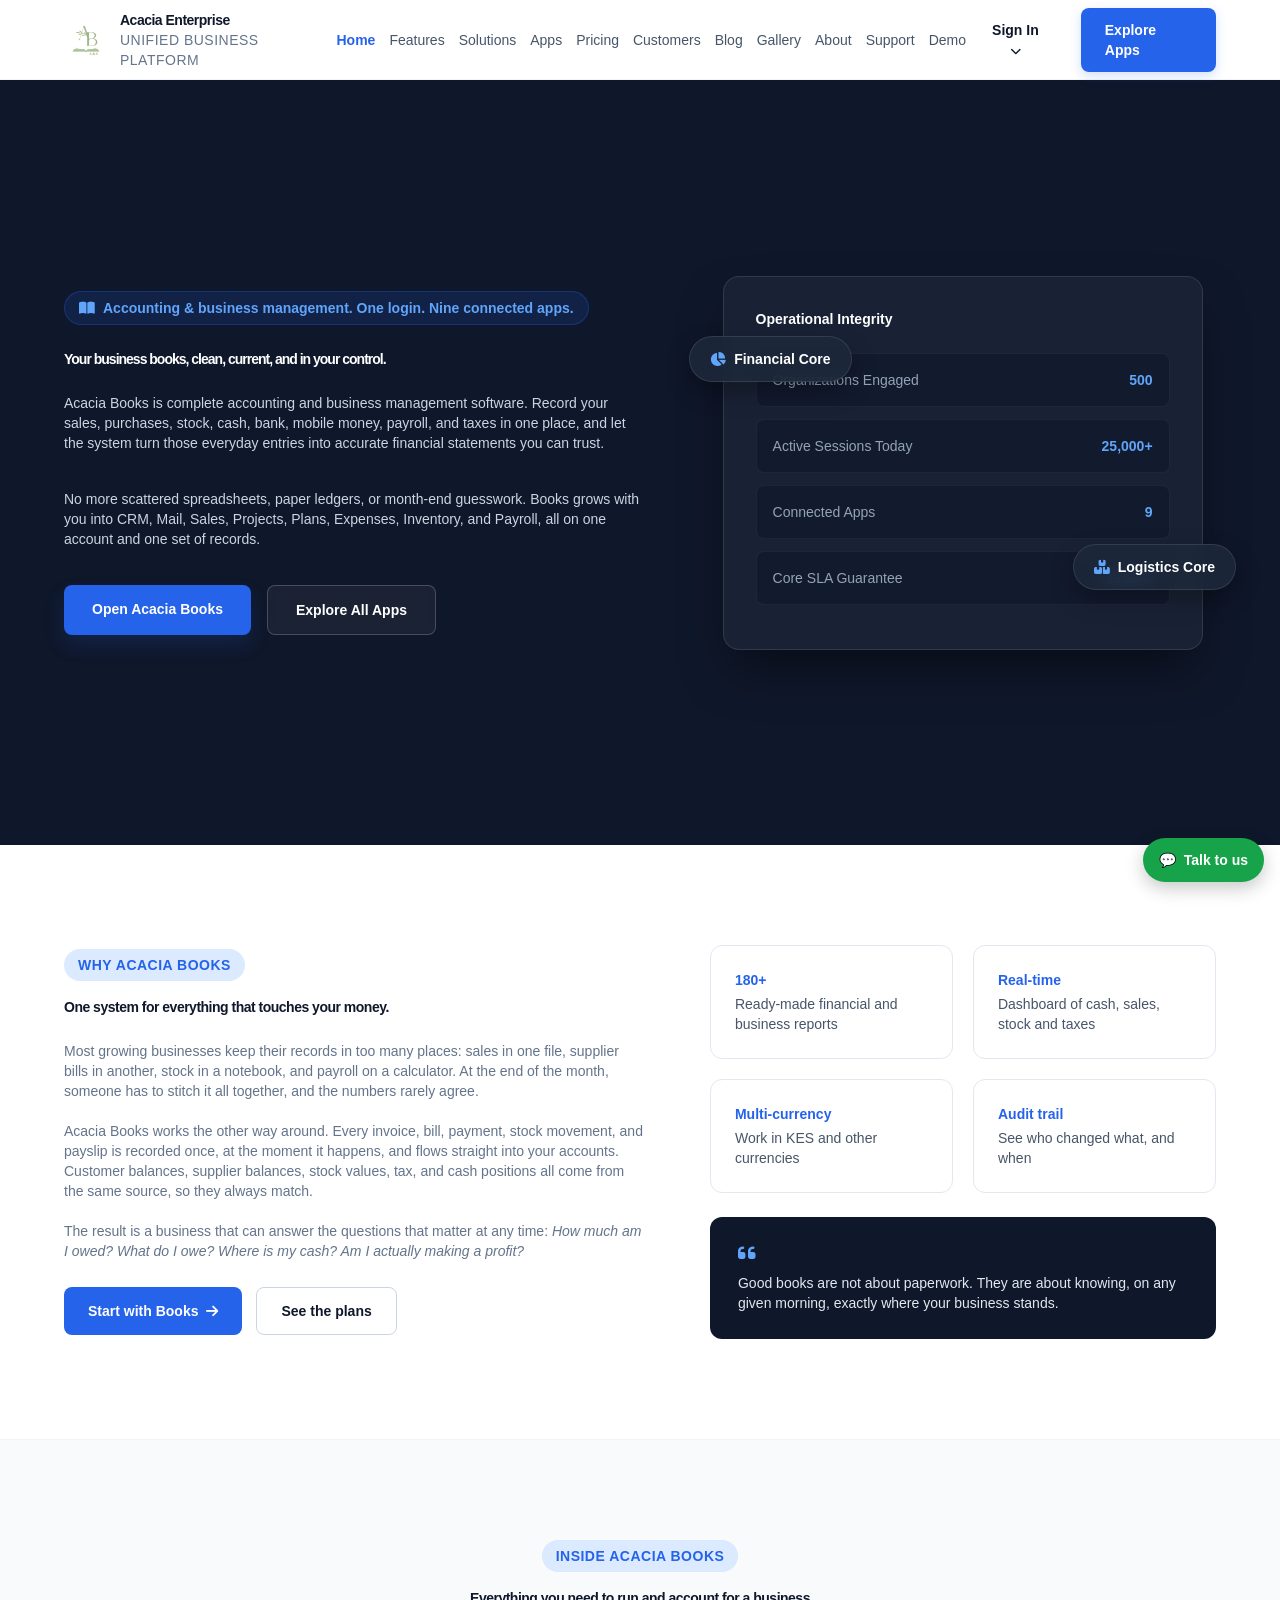
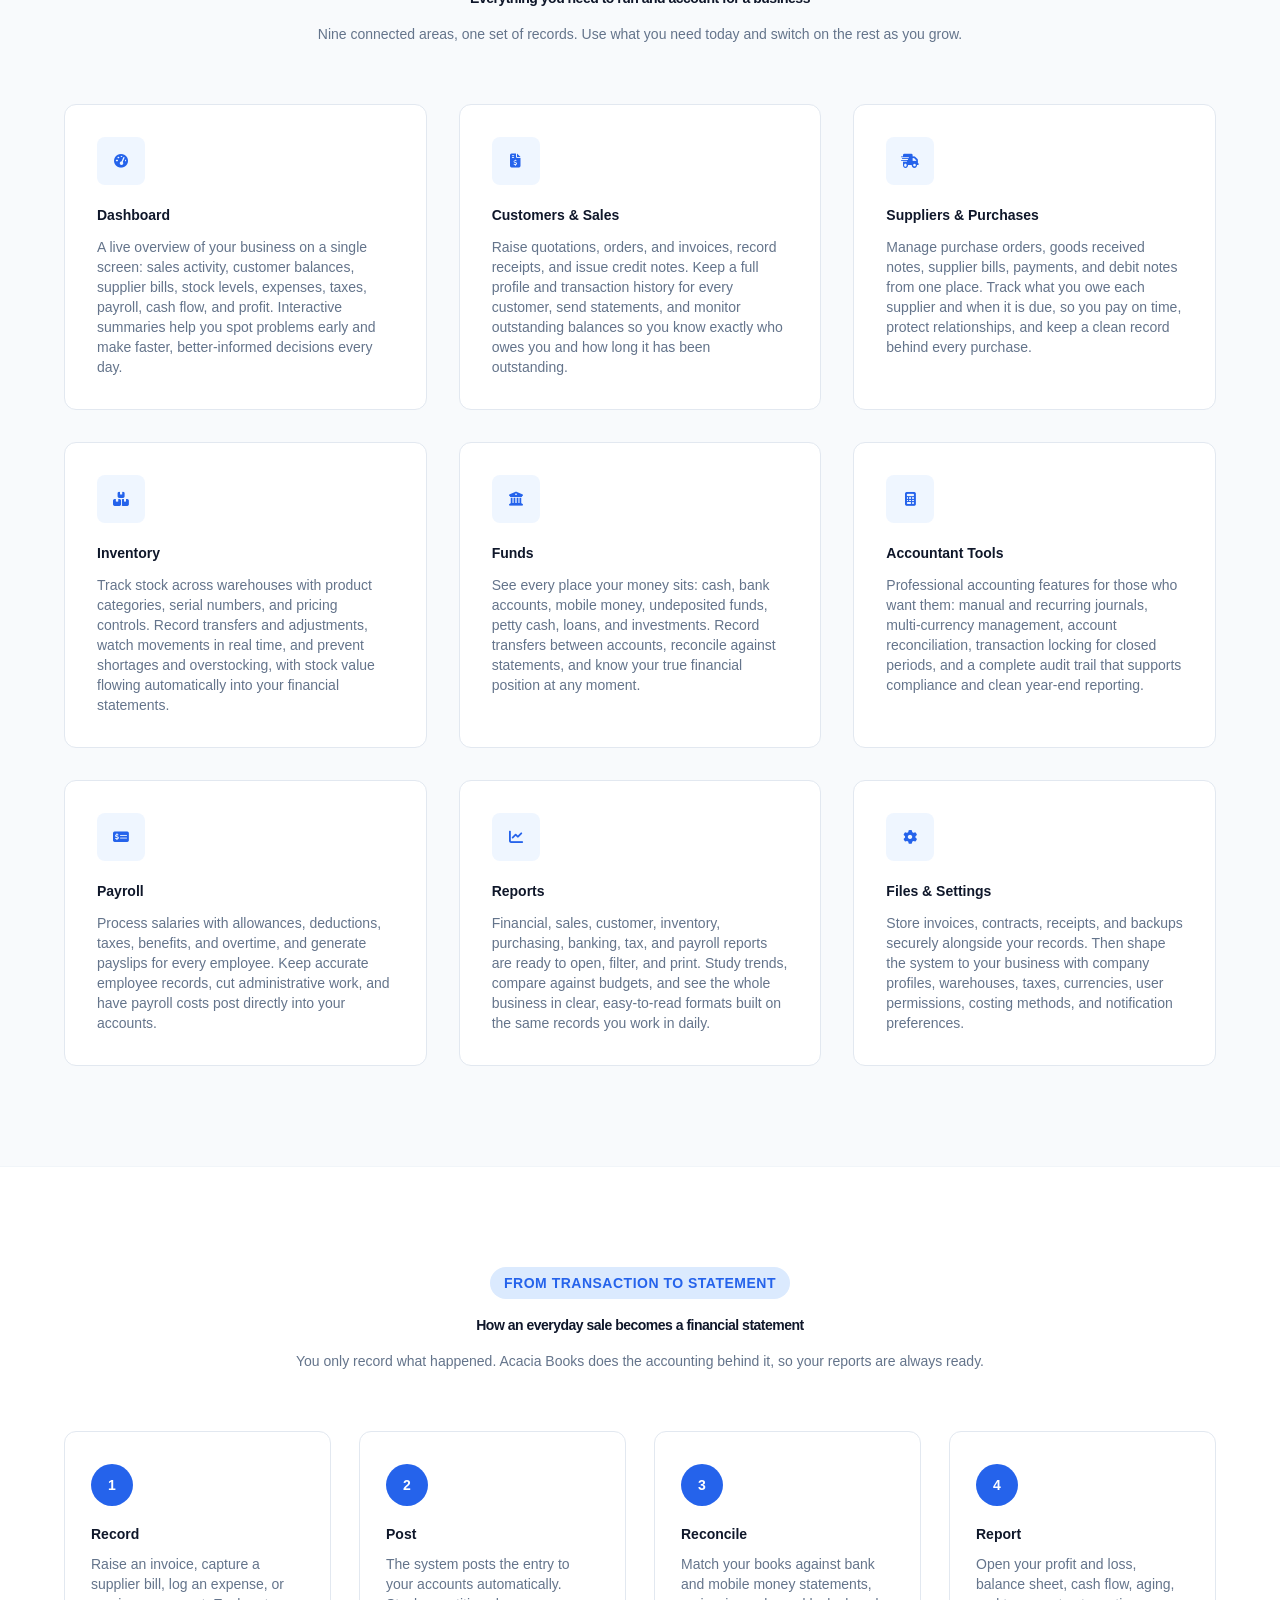
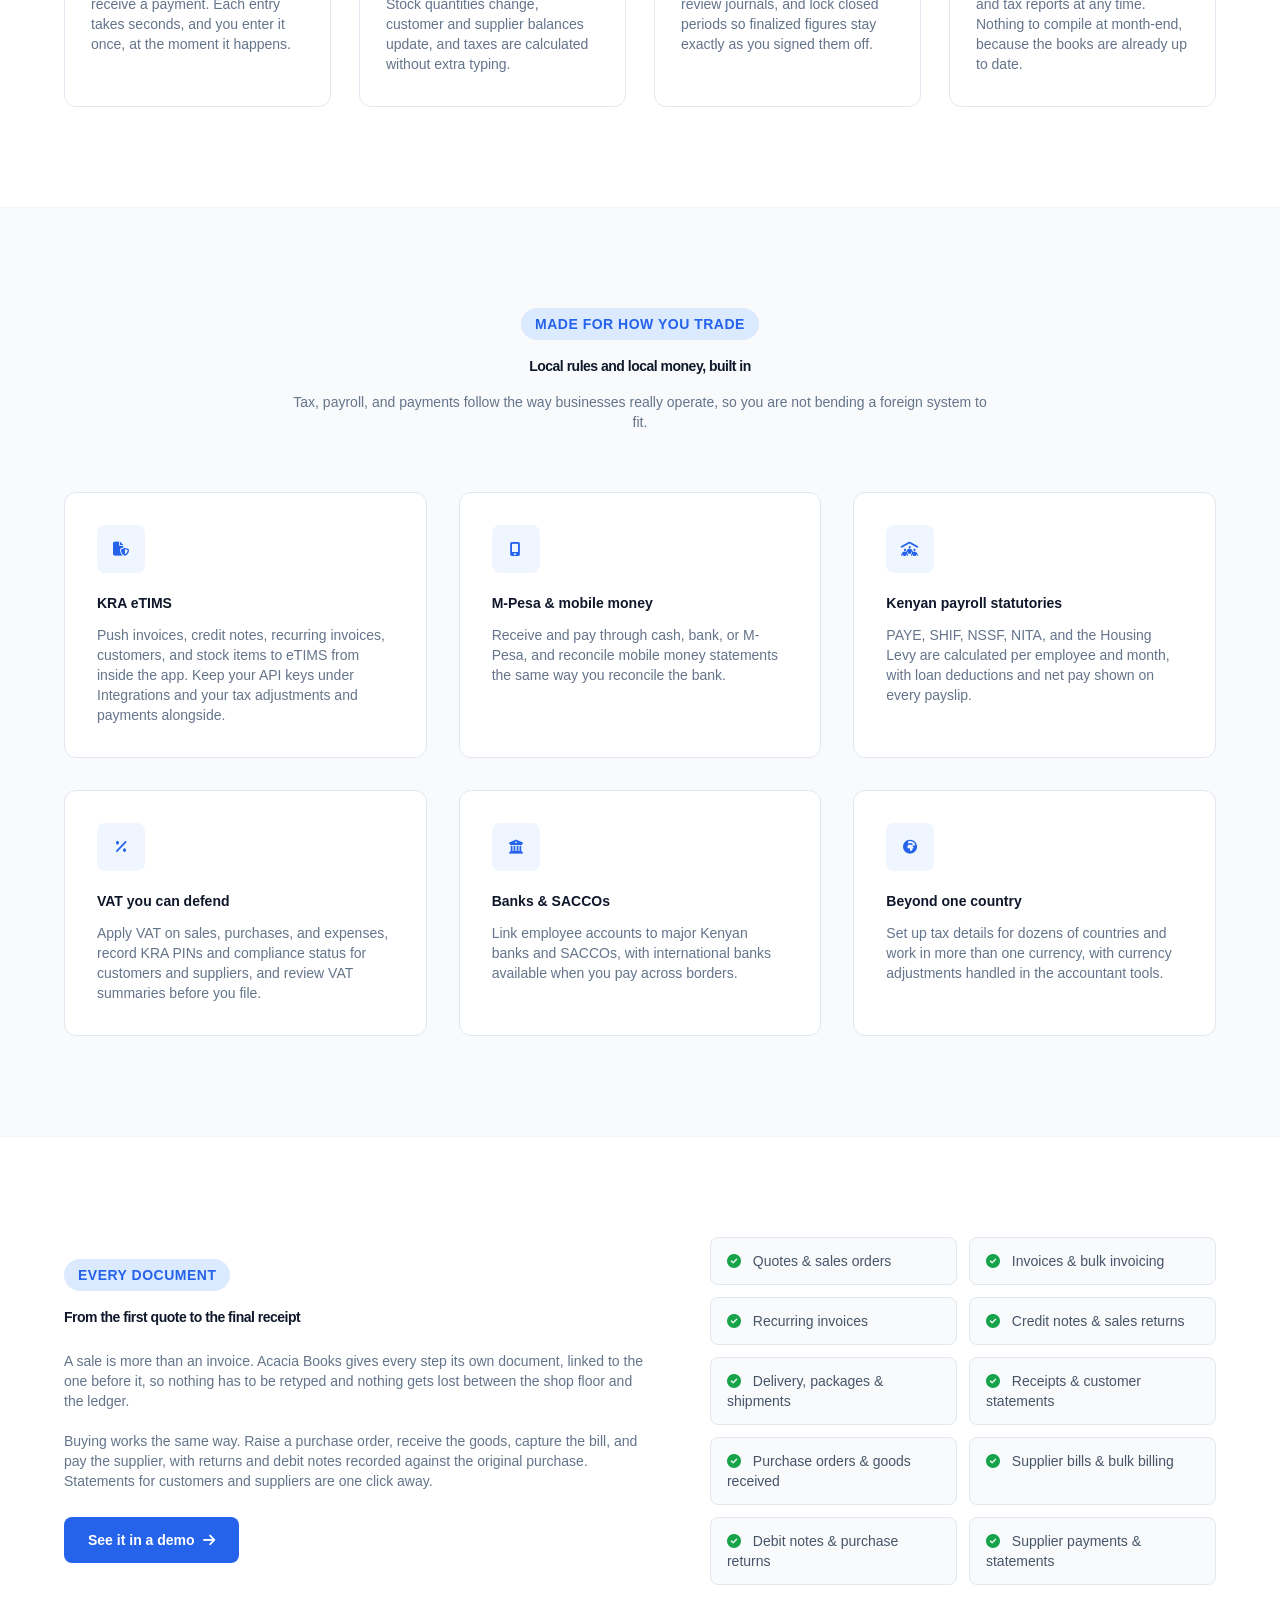
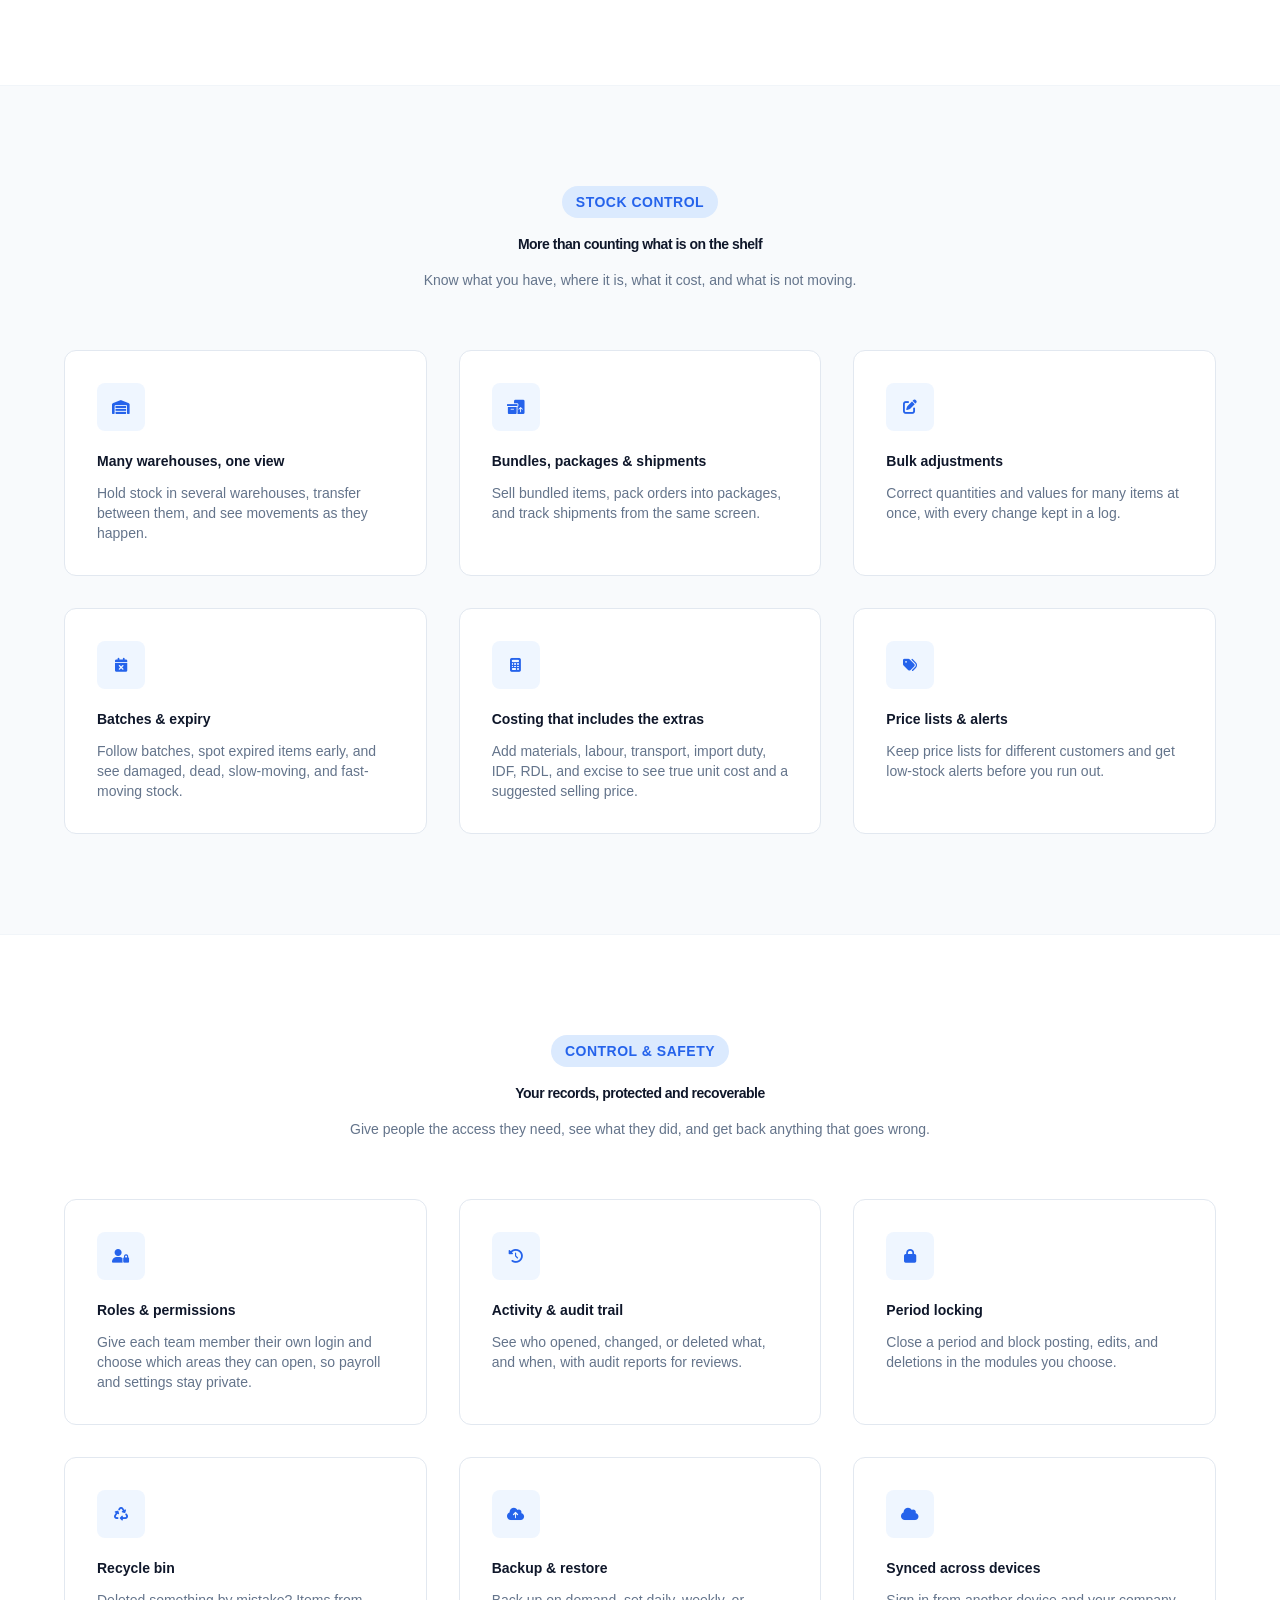
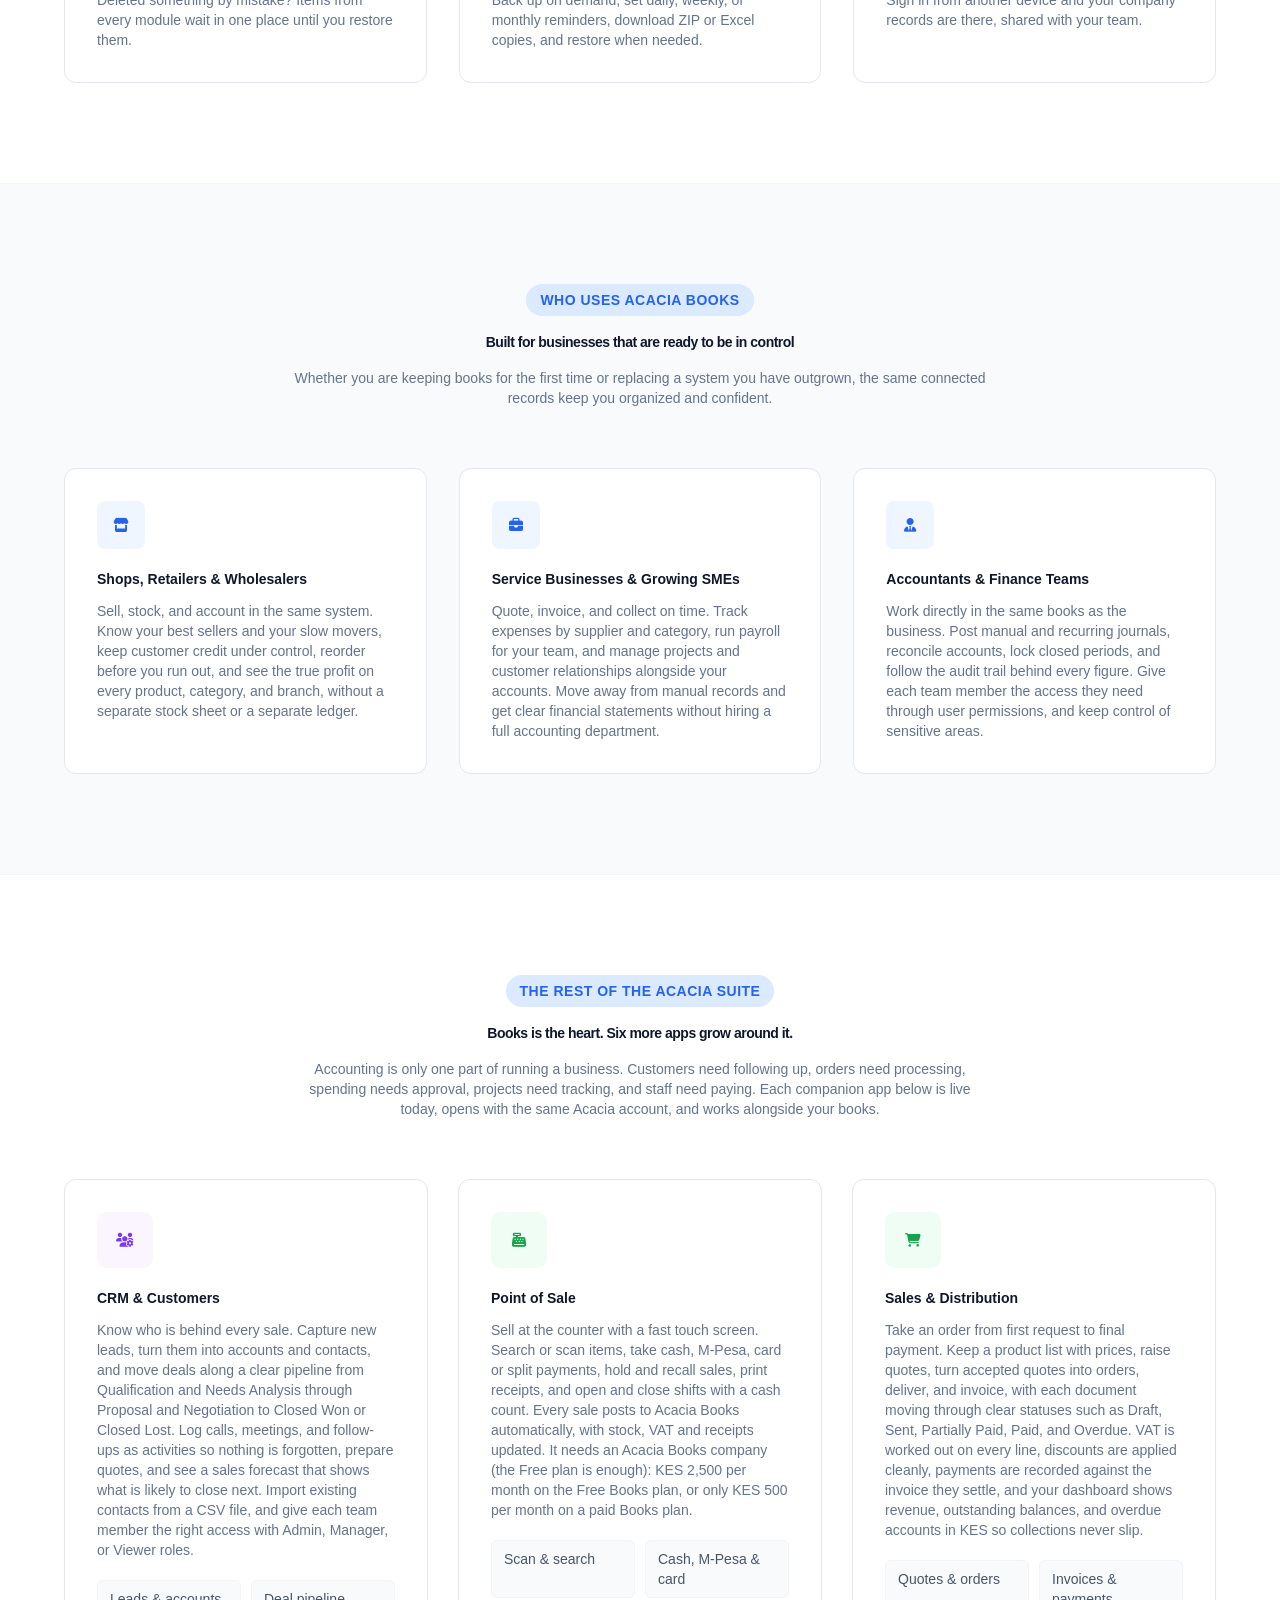
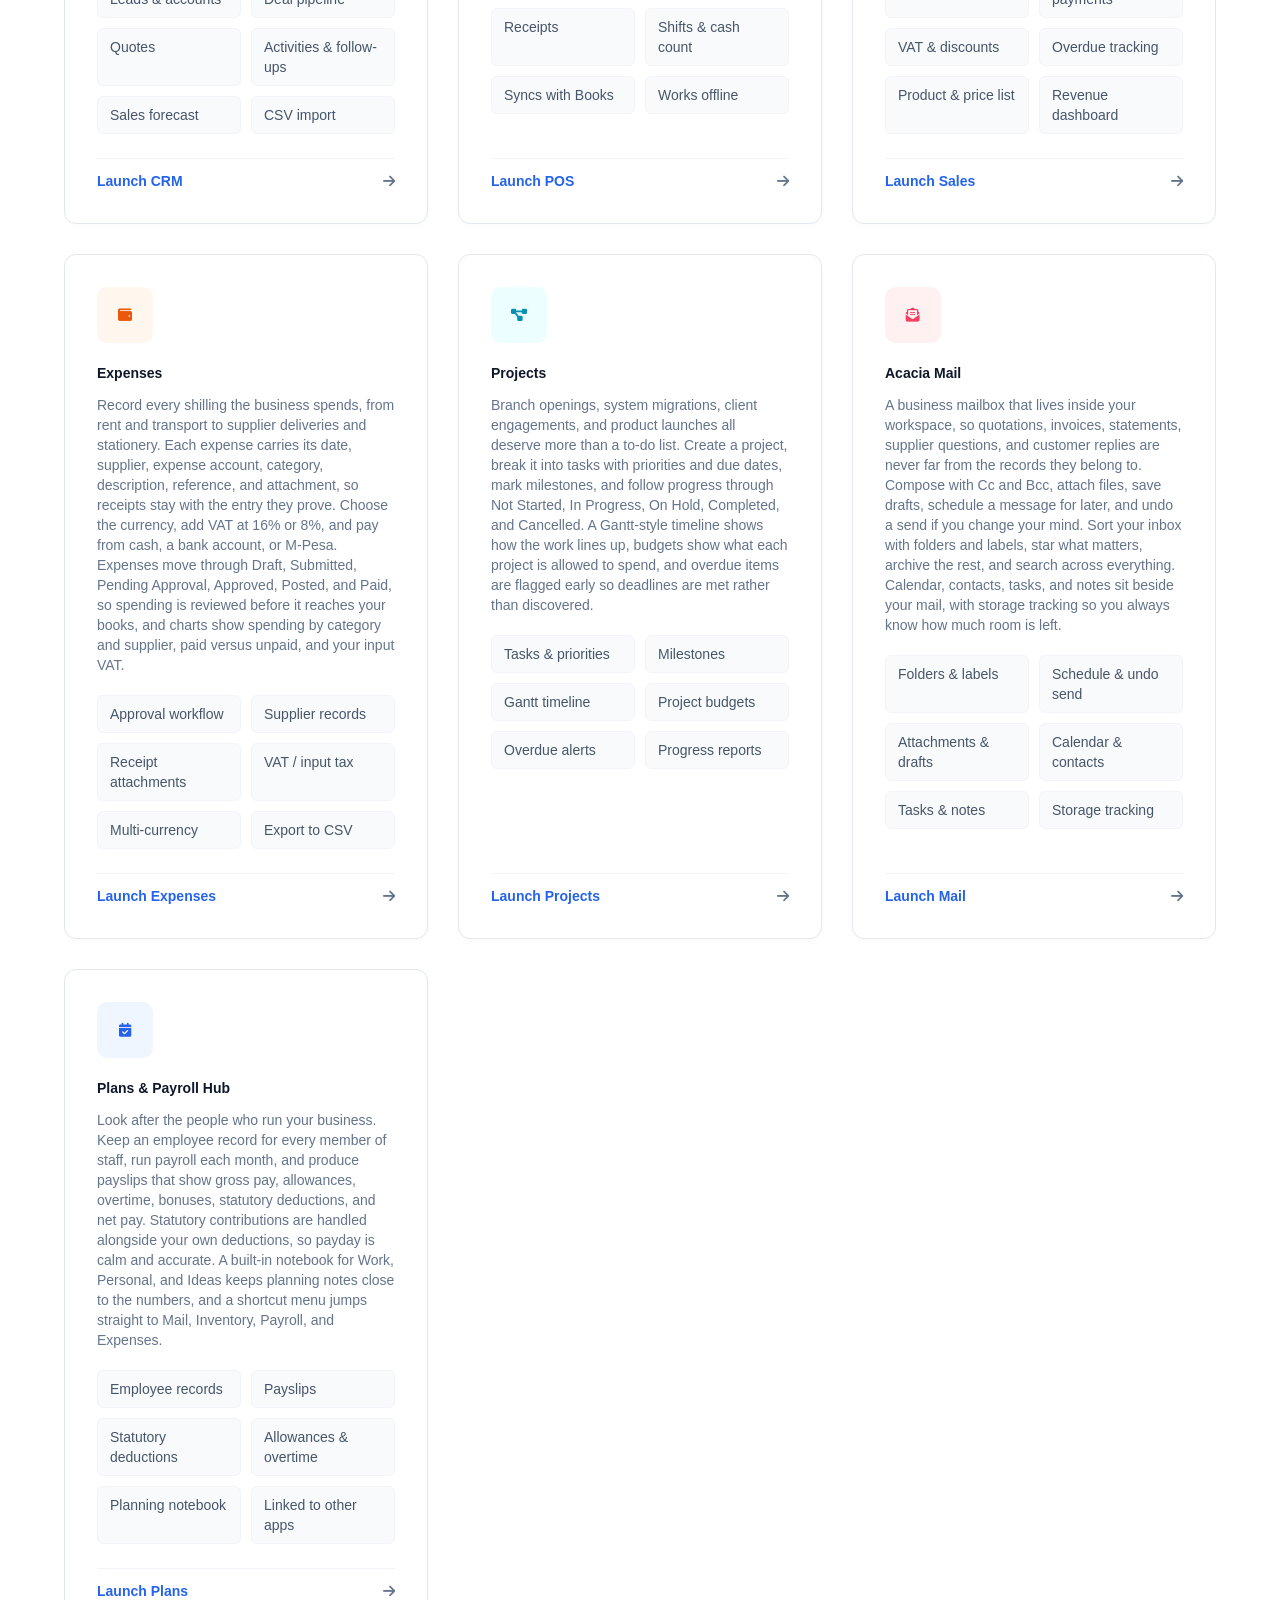
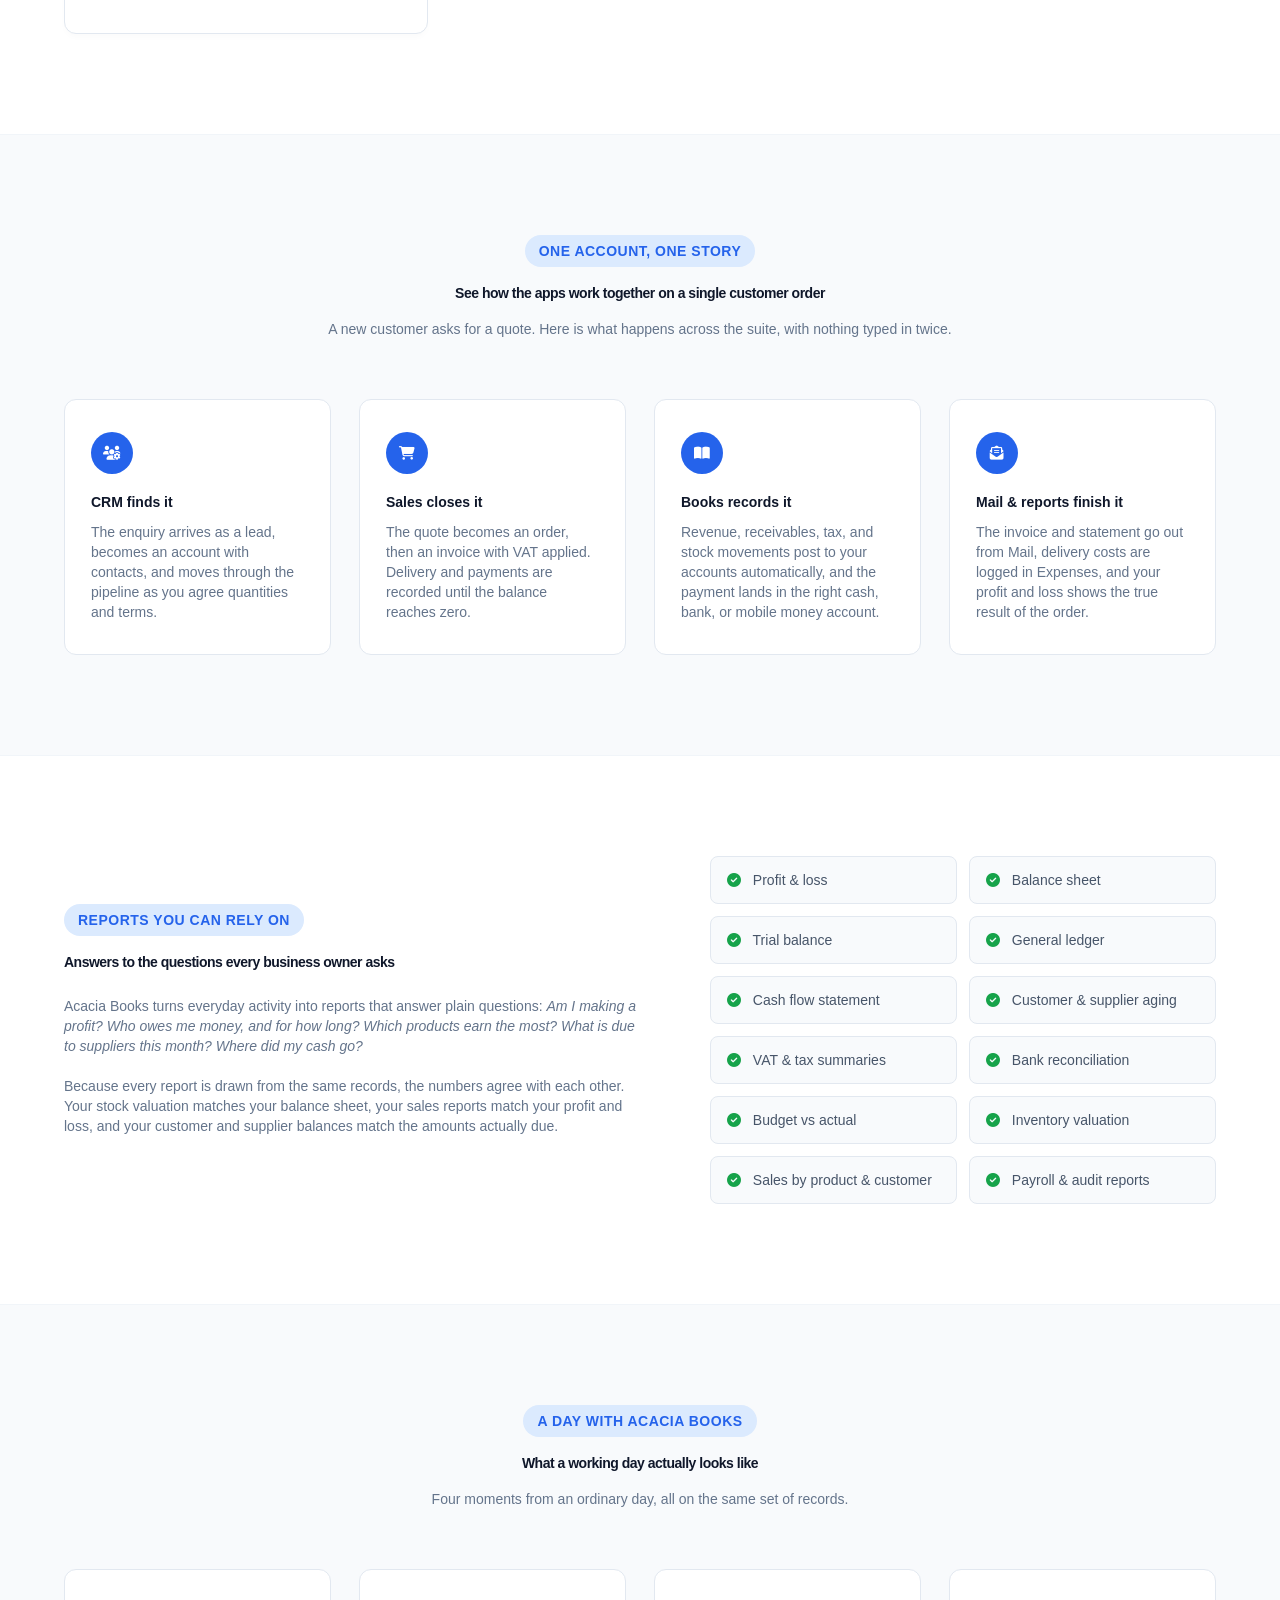
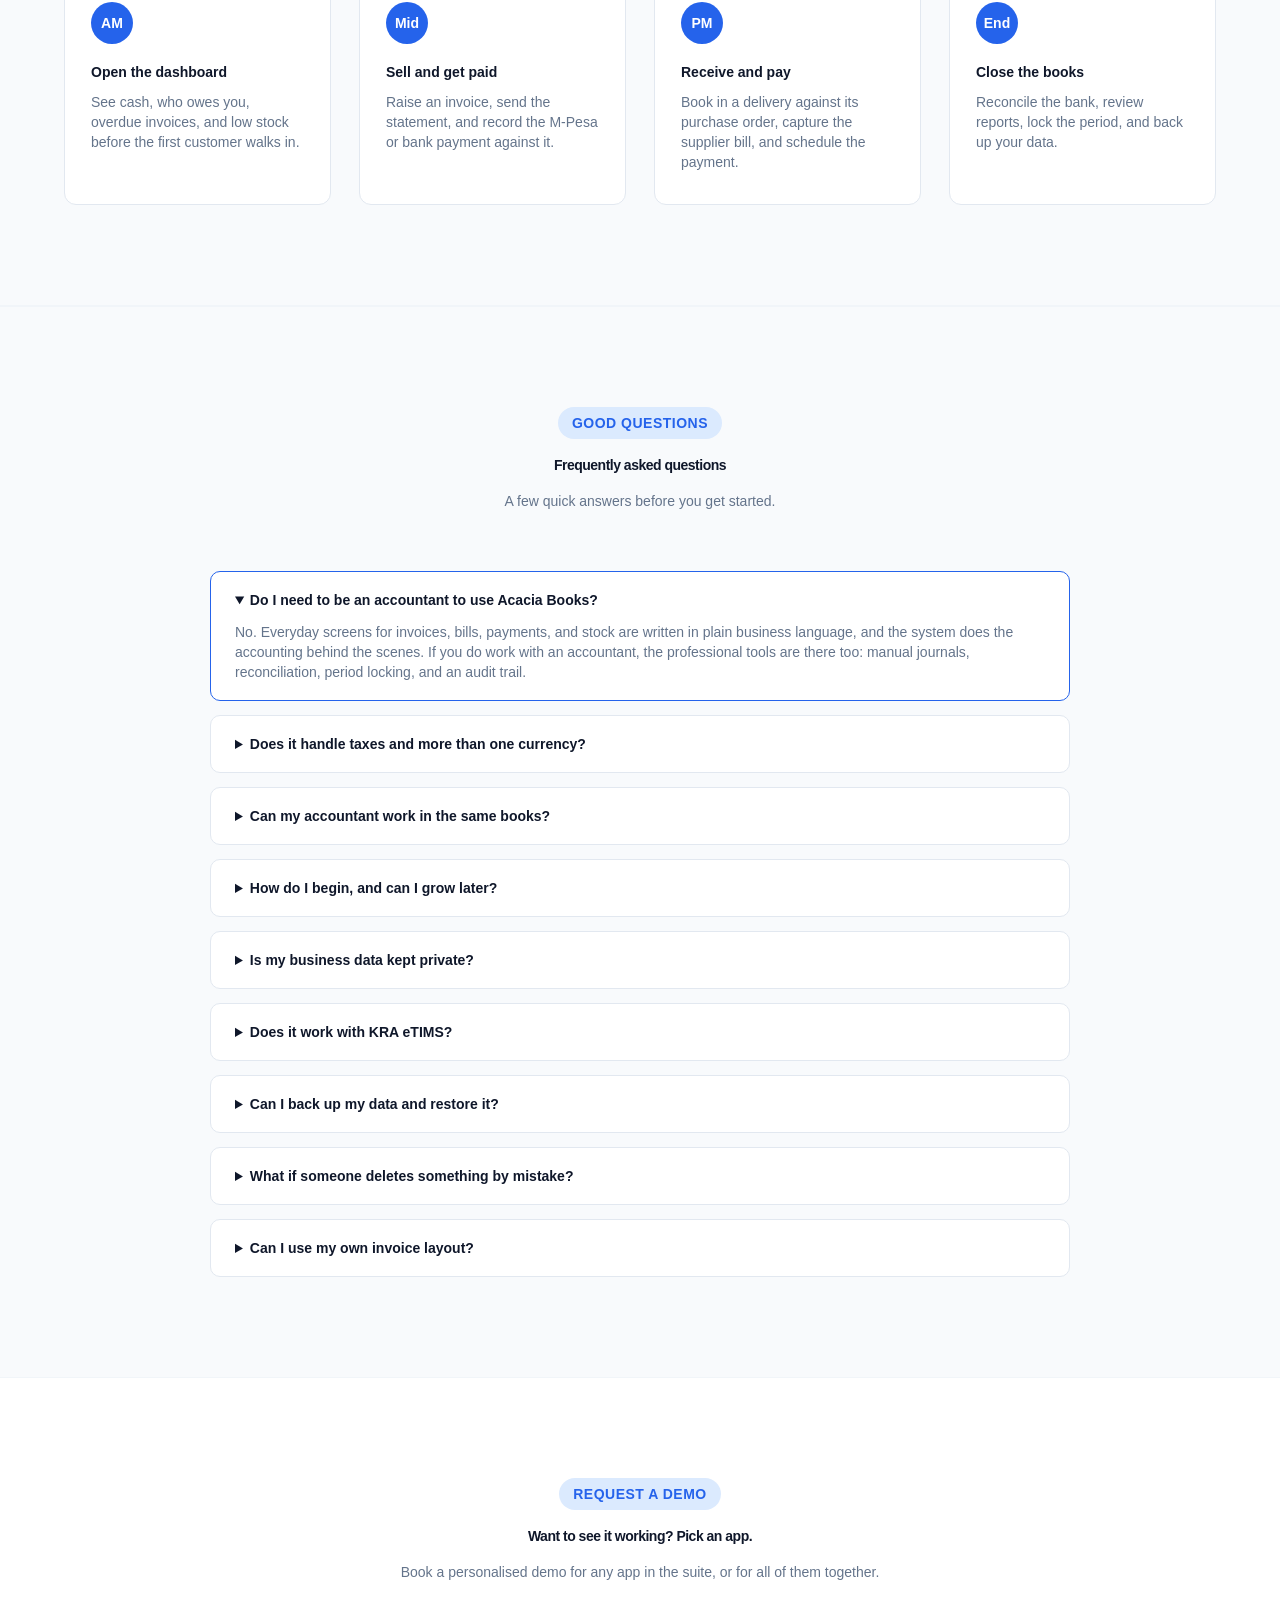
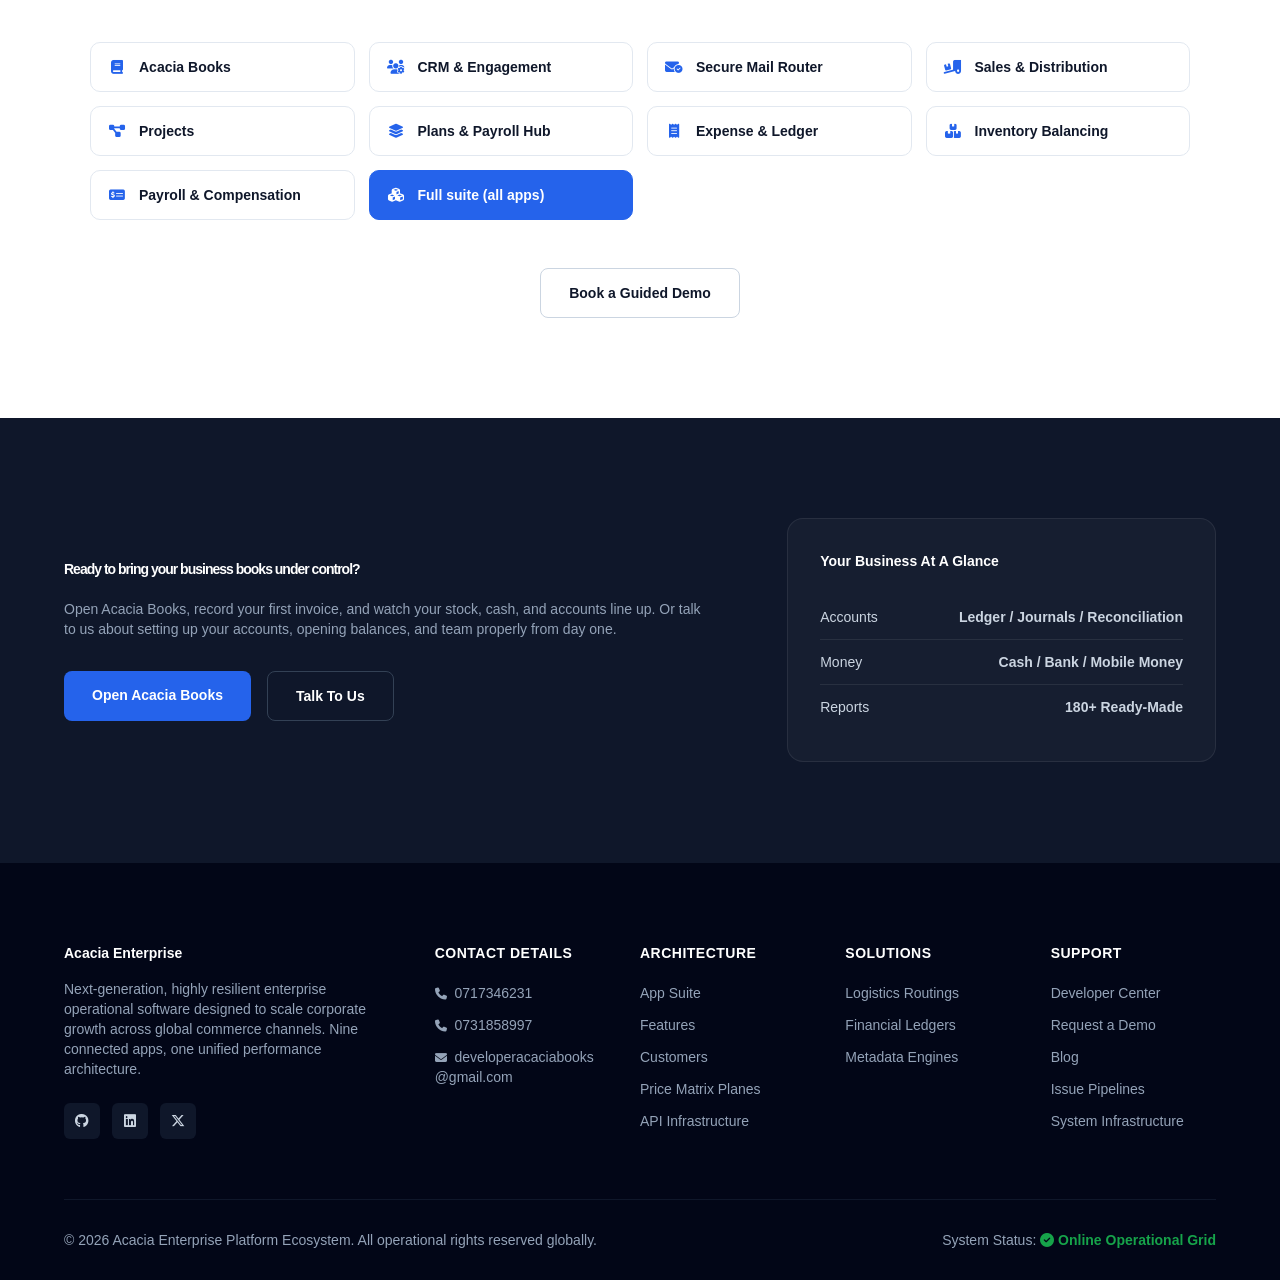
<file: landing.html>
<!DOCTYPE html><html lang="en"><head><link rel="manifest" href="manifest.webmanifest"><link rel="icon" type="image/png" sizes="32x32" href="favicon-32.png"><link rel="apple-touch-icon" sizes="180x180" href="apple-touch-icon.png"><meta name="mobile-web-app-capable" content="yes"><meta name="apple-mobile-web-app-capable" content="yes"><meta name="apple-mobile-web-app-title" content="POS"><meta name="theme-color" content="#1e3a8a"><script src="acacia-theme.js"></script><meta charset="UTF-8"><script>(function(){try{if('serviceWorker' in navigator&&true)window.addEventListener('load',function(){navigator.serviceWorker.register('sw.js').catch(function(){})});}catch(e){}
var dp=null,btn=null;function sa(){return(window.matchMedia&&matchMedia('(display-mode: standalone)').matches)||navigator.standalone===true}
function hide(){if(btn&&btn.parentNode)btn.parentNode.removeChild(btn);btn=null}
window.addEventListener('beforeinstallprompt',function(e){e.preventDefault();dp=e;if(sa()||btn)return;try{if(sessionStorage.getItem('acx_install_hidden'))return}catch(x){}
function show(){if(btn||!document.body)return;btn=document.createElement('div');btn.style.cssText='position:fixed;right:16px;bottom:16px;z-index:2147483000;display:flex;align-items:center;gap:6px;background:#1e3a8a;color:#fff;border-radius:999px;padding:9px 8px 9px 16px;font:600 13px system-ui,Segoe UI,sans-serif;box-shadow:0 4px 14px rgba(0,0,0,.28);cursor:pointer';
btn.innerHTML='<span>Install app</span><span data-x="1" style="padding:0 8px;opacity:.85;font-size:16px;line-height:1">&times;</span>';
btn.addEventListener('click',function(ev){if(ev.target&&ev.target.getAttribute&&ev.target.getAttribute('data-x')){try{sessionStorage.setItem('acx_install_hidden','1')}catch(x){}hide();return}if(!dp)return;dp.prompt();dp.userChoice.then(function(){dp=null;hide()},function(){})});document.body.appendChild(btn)}
if(document.body)show();else document.addEventListener('DOMContentLoaded',show)});
window.addEventListener('appinstalled',hide)})();</script><meta name="viewport" content="width=device-width,initial-scale=1"><title>Acacia Enterprise</title><meta name="description" content="Acacia Books and 8 connected business apps: accounting, inventory, invoicing, payroll, CRM and more. Start free."><link href="https://fonts.googleapis.com/css2?family=Inter:wght@300;400;500;600;700;800&display=swap" rel="stylesheet"><link rel="stylesheet" href="https://cdnjs.cloudflare.com/ajax/libs/font-awesome/6.6.0/css/all.min.css"><style>*{margin:0;padding:0;box-sizing:border-box;font-family:cambria,sans-serif;scroll-behavior:smooth}body{background:#fff;color:#1e293b;overflow-x:hidden;line-height:1.5}a{text-decoration:none}ul{list-style:none}header{position:fixed;top:0;left:0;width:100%;height:80px;background:rgba(255,255,255,.9);backdrop-filter:blur(20px);display:flex;align-items:center;justify-content:space-between;padding:0 5%;z-index:1000;border-bottom:1px solid #f1f5f9}.logo{display:flex;align-items:center;gap:12px}.logo img{width:44px;height:44px;object-fit:contain}.logoText h2{font-size:22px;font-weight:800;color:#0f172a;letter-spacing:-.5px}.logoText span{display:block;font-size:11px;font-weight:500;color:#64748b;text-transform:uppercase;letter-spacing:.5px}nav ul{display:flex;align-items:center;gap:32px}nav a{font-size:15px;font-weight:500;color:#475569;transition:color .2s}nav a:hover{color:#2563eb}.actions{display:flex;align-items:center;gap:16px}.signIn{font-size:15px;font-weight:600;color:#0f172a;padding:10px 20px;transition:all .2s}.signIn:hover{color:#2563eb}.getStarted{padding:12px 24px;border-radius:8px;background:#2563eb;color:#fff;font-size:15px;font-weight:600;box-shadow:0 4px 12px rgba(37,99,235,.2);transition:all .2s}.getStarted:hover{background:#1d4ed8;transform:translateY(-1px)}.hero{margin-top:80px;min-height:85vh;display:flex;align-items:center;justify-content:space-between;padding:80px 5%;position:relative;overflow:hidden;background:#0f172a}.hero-slider-wrapper{position:absolute;top:0;left:0;width:100%;height:100%;z-index:1}.hero-slide{position:absolute;top:0;left:0;width:100%;height:100%;background-size:cover;background-position:center;background-repeat:no-repeat;opacity:0;transition:opacity 1.2s ease-in-out}.hero-slide.active{opacity:1}.hero-slider-wrapper::before{content:'';position:absolute;top:0;left:0;width:100%;height:100%;background:linear-gradient(to right,rgba(15,23,42,.85) 40%,rgba(15,23,42,.5) 100%);z-index:2}.leftHero{width:50%;position:relative;z-index:3}.badge{display:inline-flex;align-items:center;gap:8px;padding:6px 14px;background:rgba(37,99,235,.15);border:1px solid rgba(37,99,235,.3);border-radius:99px;font-size:13px;font-weight:600;color:#60a5fa;margin-bottom:24px}.leftHero h1{font-size:54px;font-weight:800;line-height:1.15;color:#fff;letter-spacing:-1px;margin-bottom:24px}.leftHero p{font-size:18px;line-height:1.6;color:#cbd5e1;margin-bottom:36px}.heroButtons{display:flex;gap:16px}.primary{padding:14px 28px;background:#2563eb;border-radius:8px;color:#fff;font-size:16px;font-weight:600;box-shadow:0 10px 20px rgba(37,99,235,.15);transition:all .2s}.primary:hover{background:#1d4ed8;transform:translateY(-2px)}.secondary{padding:14px 28px;border:1px solid rgba(255,255,255,.2);background:rgba(255,255,255,.05);border-radius:8px;color:#fff;font-size:16px;font-weight:600;backdrop-filter:blur(5px);transition:all .2s}.secondary:hover{background:rgba(255,255,255,.15);border-color:rgba(255,255,255,.4)}.rightHero{width:44%;display:flex;justify-content:center;position:relative;z-index:3}.preview{width:100%;max-width:480px;background:rgba(30,41,59,.7);backdrop-filter:blur(12px);border-radius:16px;padding:32px;box-shadow:0 25px 50px -12px rgba(0,0,0,.5);border:1px solid rgba(255,255,255,.1)}.preview h2{font-size:22px;color:#fff;margin-bottom:24px;font-weight:700}.item{display:flex;justify-content:space-between;align-items:center;padding:16px;background:rgba(15,23,42,.6);border-radius:8px;margin-bottom:12px;border:1px solid rgba(255,255,255,.05)}.item span{font-size:14px;font-weight:500;color:#94a3b8}.item strong{font-size:24px;color:#60a5fa;font-weight:700}.float{position:absolute;background:rgba(30,41,59,.85);backdrop-filter:blur(8px);padding:12px 20px;border-radius:99px;box-shadow:0 10px 25px rgba(0,0,0,.3);font-weight:600;font-size:14px;color:#fff;border:1px solid rgba(255,255,255,.1);display:flex;align-items:center;gap:8px}.float i{color:#60a5fa}.float1{left:-20px;top:60px}.float2{right:-20px;bottom:60px}.section{padding:100px 5%}.section-alt{padding:100px 5%;background:#f8fafc;border-top:1px solid #f1f5f9;border-bottom:1px solid #f1f5f9}.sectionTitle{text-align:center;margin-bottom:60px}.sectionTitle span{display:inline-block;padding:6px 14px;background:#dbeafe;color:#2563eb;border-radius:99px;font-size:13px;font-weight:600;margin-bottom:16px;text-transform:uppercase;letter-spacing:.5px}.sectionTitle h2{font-size:38px;font-weight:800;color:#0f172a;margin-bottom:16px;letter-spacing:-.5px}.sectionTitle p{max-width:700px;margin:auto;font-size:17px;line-height:1.6;color:#64748b}.solutions-grid{display:grid;grid-template-columns:repeat(3,1fr);gap:32px}.solution-card{background:#fff;padding:32px;border-radius:12px;border:1px solid #e2e8f0;transition:all .3s}.solution-card:hover{border-color:#2563eb;box-shadow:0 12px 30px rgba(0,0,0,.04);transform:translateY(-2px)}.solution-card .sol-icon{width:48px;height:48px;background:#eff6ff;color:#2563eb;border-radius:8px;display:flex;align-items:center;justify-content:center;font-size:20px;margin-bottom:20px}.solution-card h3{font-size:20px;font-weight:700;color:#0f172a;margin-bottom:12px}.solution-card p{font-size:15px;color:#64748b;line-height:1.6}.modules{display:grid;grid-template-columns:repeat(3,1fr);gap:30px}.module{background:#fff;border-radius:12px;padding:32px;box-shadow:0 4px 6px -1px rgba(0,0,0,.02);transition:all .3s;border:1px solid #e2e8f0;display:flex;flex-direction:column}.module:hover{transform:translateY(-4px);box-shadow:0 20px 25px -5px rgba(0,0,0,.05);border-color:#2563eb}.icon{width:56px;height:56px;border-radius:10px;display:flex;align-items:center;justify-content:center;font-size:22px;margin-bottom:20px}.blue{background:#eff6ff;color:#2563eb}.green{background:#f0fdf4;color:#16a34a}.orange{background:#fff7ed;color:#ea580c}.purple{background:#faf5ff;color:#7c3aed}.cyan{background:#ecfeff;color:#0891b2}.rose{background:#fff1f2;color:#f43f5e}.module h3{font-size:22px;color:#0f172a;margin-bottom:12px;font-weight:700}.module p{font-size:15px;line-height:1.6;color:#64748b;margin-bottom:20px}.features{display:grid;grid-template-columns:repeat(2,1fr);gap:10px;margin-bottom:24px}.features div{background:#f8fafc;padding:8px 12px;border-radius:6px;font-size:13px;font-weight:500;color:#475569;border:1px solid #f1f5f9}.learn{margin-top:auto;display:flex;justify-content:space-between;align-items:center;padding-top:12px;border-top:1px solid #f1f5f9}.learn a{font-size:14px;color:#2563eb;font-weight:600}.learn i{font-size:14px;color:#64748b;transition:transform .2s}.module:hover .learn i{transform:translateX(4px);color:#2563eb}.about-wrapper{display:grid;grid-template-columns:1fr 1fr;gap:60px;align-items:center}.about-content h3{font-size:28px;font-weight:700;color:#0f172a;margin-bottom:16px}.about-content p{font-size:16px;color:#64748b;line-height:1.7;margin-bottom:20px}.about-stats{display:grid;grid-template-columns:repeat(2,1fr);gap:20px}.about-stat-box{background:#fff;padding:24px;border-radius:12px;border:1px solid #e2e8f0}.about-stat-box h4{font-size:32px;color:#2563eb;font-weight:800;margin-bottom:4px}.about-stat-box p{font-size:14px;color:#475569;font-weight:500;margin:0}.pricing-section-container{display:flex;flex-direction:column;align-items:center;width:100%}.pricing-controls-wrapper{display:flex;flex-direction:column;align-items:center;gap:20px;margin-bottom:48px;background:#fff;padding:24px 32px;border-radius:16px;border:1px solid #e2e8f0;width:100%;max-width:650px;box-shadow:0 4px 6px -1px rgba(0,0,0,.02)}.module-tabs{display:flex;background:#f1f5f9;padding:6px;border-radius:10px;width:100%}.module-tab-btn{flex:1;padding:10px 16px;border:none;background:0 0;font-size:14px;font-weight:600;color:#64748b;cursor:pointer;border-radius:8px;transition:all .2s;display:flex;align-items:center;justify-content:center;gap:8px}.module-tab-btn.active{background:#fff;color:#2563eb;box-shadow:0 2px 4px rgba(0,0,0,.05)}.pricing-controls{display:flex;justify-content:center;align-items:center;gap:24px}.control-group{display:flex;align-items:center;gap:12px}.control-group span{font-size:15px;font-weight:600;color:#334155}.switch{position:relative;width:50px;height:26px}.switch input{display:none}.slider{position:absolute;top:0;left:0;right:0;bottom:0;background:#cbd5e1;border-radius:34px;cursor:pointer;transition:.3s}.slider:before{content:"";position:absolute;width:18px;height:18px;left:4px;top:4px;background:#fff;border-radius:50%;transition:.3s}input:checked+.slider{background:#2563eb}input:checked+.slider:before{transform:translateX(24px)}.pricing-grid{display:grid;grid-template-columns:repeat(3,1fr);gap:30px;margin-bottom:40px;width:100%}.pricing-card{background:#fff;border-radius:16px;padding:40px 32px;border:1px solid #e2e8f0;display:flex;flex-direction:column;transition:all .3s;position:relative}.pricing-card.featured{border-color:#2563eb;box-shadow:0 20px 40px rgba(37,99,235,.06)}.pricing-card.featured .badge-pop{position:absolute;top:-14px;left:50%;transform:translateX(-50%);background:#2563eb;color:#fff;padding:4px 14px;border-radius:999px;font-size:12px;font-weight:700;text-transform:uppercase;letter-spacing:.5px}.pricing-card:hover{transform:translateY(-4px);box-shadow:0 20px 30px rgba(0,0,0,.04)}.pricing-card h3{font-size:22px;color:#0f172a;font-weight:700;margin-bottom:8px}.price-display{margin-bottom:24px}.price-display h4{font-size:36px;font-weight:800;color:#0f172a;letter-spacing:-1px}.price-display span{font-size:14px;color:#64748b;font-weight:500}.pricing-card ul{display:flex;flex-direction:column;gap:14px;margin-bottom:36px;border-top:1px solid #f1f5f9;padding-top:24px}.pricing-card ul li{display:flex;align-items:start;gap:12px;font-size:14px;color:#475569;line-height:1.4}.pricing-card ul li i{font-size:16px;margin-top:2px;color:#2563eb}.pricing-card ul li.none{color:#94a3b8}.pricing-card ul li.none i{color:#cbd5e1}.btn-select{display:block;text-align:center;padding:14px;background:#f8fafc;border:1px solid #e2e8f0;color:#0f172a;border-radius:8px;font-size:15px;font-weight:600;transition:all .2s;margin-top:auto}.btn-select:hover{background:#2563eb;border-color:#2563eb;color:#fff}.pricing-card.featured .btn-select{background:#2563eb;border-color:#2563eb;color:#fff}.pricing-card.featured .btn-select:hover{background:#1d4ed8;border-color:#1d4ed8}.support-grid{display:grid;grid-template-columns:repeat(4,1fr);gap:24px}.support-card{background:#fff;padding:28px;border-radius:12px;border:1px solid #e2e8f0;text-align:center;transition:all .2s}.support-card:hover{border-color:#2563eb;box-shadow:0 10px 25px rgba(0,0,0,.03)}.support-card i{font-size:28px;color:#2563eb;margin-bottom:16px}.support-card h4{font-size:16px;font-weight:700;color:#0f172a;margin-bottom:8px}.support-card p{font-size:13px;color:#64748b;margin-bottom:16px}.support-card a{font-size:13px;font-weight:600;color:#2563eb}.cta{padding:100px 5%;background:#0f172a;color:#fff;position:relative;overflow:hidden}.ctaBox{max-width:1200px;margin:auto;display:grid;grid-template-columns:1.5fr 1fr;gap:80px;align-items:center}.cta h2{font-size:42px;font-weight:800;letter-spacing:-1px;margin-bottom:20px}.cta p{font-size:18px;color:#94a3b8;line-height:1.6;margin-bottom:32px}.ctaButtons{display:flex;gap:16px}.ctaPrimary{background:#2563eb;color:#fff;padding:14px 28px;border-radius:8px;font-weight:600}.ctaSecondary{border:1px solid #334155;color:#fff;padding:14px 28px;border-radius:8px;font-weight:600}.ctaCard{background:rgba(255,255,255,.03);border:1px solid rgba(255,255,255,.08);padding:32px;border-radius:16px}.ctaCard h3{font-size:20px;margin-bottom:24px;font-weight:700}.ctaItem{display:flex;justify-content:space-between;padding:12px 0;border-bottom:1px solid rgba(255,255,255,.08);font-size:14px;color:#cbd5e1}.ctaItem:last-child{border:none}footer{background:#020617;color:#94a3b8;padding:80px 5% 30px;border-top:1px solid #0f172a}.footerGrid{display:grid;grid-template-columns:2fr repeat(4,1fr);gap:40px;margin-bottom:60px}.footerLogo h2{font-size:24px;font-weight:800;color:#fff;margin-bottom:16px}.footerLogo p{font-size:14px;line-height:1.6}.social{display:flex;gap:12px;margin-top:24px}.social a{width:36px;height:36px;border-radius:6px;background:#0f172a;display:flex;align-items:center;justify-content:center;color:#cbd5e1;font-size:16px}.social a:hover{background:#2563eb;color:#fff}.footerColumn h3{font-size:14px;color:#fff;font-weight:700;text-transform:uppercase;letter-spacing:.5px;margin-bottom:20px}.footerColumn ul{display:flex;flex-direction:column;gap:12px}.footerColumn a{color:#94a3b8;font-size:14px}.footerColumn a:hover{color:#fff}.bottomFooter{border-top:1px solid #0f172a;padding-top:30px;display:flex;justify-content:space-between;font-size:13px}@media(max-width:1200px){.pricing-grid{grid-template-columns:repeat(2,1fr)}}.pricing-grid{grid-template-columns:repeat(6,minmax(0,1fr));gap:16px;align-items:stretch;max-width:1400px;margin:0 auto 40px}.pricing-card{padding:22px 18px 18px;border-radius:14px;border:1px solid #e3e8f0;box-shadow:none;text-align:left}.pricing-card:hover{transform:none;box-shadow:0 6px 18px rgba(15,23,42,.06);border-color:#cbd5e6}.pricing-card.featured{border-color:#2563eb;box-shadow:none}.pricing-card.featured .badge-pop{background:#fff;color:#2563eb;border:1px solid #2563eb;font-size:12px;letter-spacing:.05em;padding:3px 14px;top:-13px}.pricing-card h3{font-size:16px;margin-bottom:4px}.price-display{margin-bottom:16px}.price-display h4{display:inline;font-size:15px;font-weight:700;letter-spacing:0}.price-display span{font-size:13px;color:#6b7280;font-weight:400}.pricing-card ul{gap:0;border-top:none;padding-top:0;margin-bottom:8px;flex:1}.pricing-card ul li{font-size:13px;color:#6b7280;padding:7px 0;border-top:1px solid #eef1f6;gap:8px}.pricing-card ul li:first-child{border-top:none}.pricing-card ul.pc-collapsed li:nth-child(n+6){display:none}.pc-more{background:0 0;border:0;color:#2563eb;font-family:inherit;font-size:13px;font-weight:700;cursor:pointer;padding:8px 0 16px;text-align:left}.pc-more:hover{text-decoration:underline}.btn-select{background:#2563eb;border-color:#2563eb;color:#fff;padding:11px;font-size:14px;font-weight:700;border-radius:6px}.btn-select:hover{background:#1d4ed8;border-color:#1d4ed8}@media(max-width:1280px){.pricing-grid{grid-template-columns:repeat(3,minmax(0,1fr))}}@media(max-width:800px){.pricing-grid{grid-template-columns:repeat(2,minmax(0,1fr))}}@media(max-width:520px){.pricing-grid{grid-template-columns:1fr}}@media(max-width:1024px){.hero{flex-direction:column;text-align:center;padding-top:60px}.about-wrapper,.ctaBox,.leftHero,.rightHero{width:100%;grid-template-columns:1fr}.modules,.solutions-grid{grid-template-columns:repeat(2,1fr)}.support-grid{grid-template-columns:repeat(2,1fr)}.footerGrid{grid-template-columns:1fr}.hero-slider-wrapper::before{background:rgba(15,23,42,.85)}}@media(max-width:640px){.modules,.solutions-grid,.support-grid{grid-template-columns:1fr}.leftHero h1{font-size:36px}.pricing-controls-wrapper{padding:16px}.pricing-controls{flex-direction:column;gap:16px}.module-tabs{flex-direction:column;gap:4px}}</style><style>.gallery-grid{display:grid;grid-template-columns:repeat(3,1fr);gap:30px}.gallery-card{background:#fff;border-radius:12px;overflow:hidden;border:1px solid #e2e8f0;transition:all .3s}.gallery-card:hover{transform:translateY(-4px);box-shadow:0 20px 25px -5px rgba(0,0,0,.08);border-color:#2563eb}.gallery-frame{background:#0f172a;padding:10px 14px 0}.gallery-dots{display:flex;gap:6px;padding-bottom:10px}.gallery-dots span{width:9px;height:9px;border-radius:50%;background:#334155}.gallery-dots span:first-child{background:#f43f5e}.gallery-dots span:nth-child(2){background:#eab308}.gallery-dots span:nth-child(3){background:#16a34a}.gallery-card img{width:100%;height:220px;object-fit:cover;display:block}.gallery-caption{padding:20px 22px 24px}.gallery-caption h4{font-size:16px;font-weight:700;color:#0f172a;margin-bottom:6px}.gallery-caption p{font-size:13px;color:#64748b;line-height:1.5}.gallery-note{max-width:700px;margin:40px auto 0;text-align:center;font-size:13px;color:#94a3b8}@media(max-width:1024px){.gallery-grid{grid-template-columns:repeat(2,1fr)}}@media(max-width:640px){.gallery-grid{grid-template-columns:1fr}}</style><style>nav a.active{color:#2563eb;font-weight:700}</style><style>.signDrop{position:relative}.signDrop .signIn{background:0 0;border:0;cursor:pointer;font-family:inherit}.ddMenu{display:none;position:absolute;right:0;top:100%;margin-top:6px;width:290px;background:#fff;border:1px solid #e2e8f0;border-radius:12px;box-shadow:0 20px 40px rgba(15,23,42,.18);padding:8px;z-index:2000}.signDrop.open .ddMenu{display:block}.ddHead{font-size:11px;font-weight:700;color:#64748b;text-transform:uppercase;letter-spacing:.5px;padding:8px 12px 6px}.ddItem{display:flex;align-items:center;gap:12px;padding:10px 12px;border-radius:8px;font-size:14px;font-weight:600;color:#0f172a}.ddItem i{width:18px;text-align:center;color:#2563eb}.ddItem:hover{background:#eff6ff;color:#2563eb}.ddSep{height:1px;background:#e2e8f0;margin:6px 4px}.ddCreate i{color:#16a34a}</style><style id="bkHomeCss">.bk-two{max-width:1200px;margin:auto;display:grid;grid-template-columns:1.15fr 1fr;gap:64px;align-items:center}.bk-text p{font-size:16px;line-height:1.7;color:#64748b;margin-bottom:20px}.bk-text p em{color:#64748b;font-style:italic}.bk-actions{display:flex;gap:14px;margin-top:26px;flex-wrap:wrap}.bk-btn{display:inline-flex;align-items:center;gap:8px;padding:13px 24px;border-radius:8px;background:#2563eb;color:#fff;font-weight:600;font-size:15px;text-decoration:none;transition:.25s}.bk-btn:hover{background:#1d4ed8;transform:translateY(-1px)}.bk-btn.ghost{background:#fff;color:#0f172a;border:1px solid #cbd5e1}.bk-btn.ghost:hover{border-color:#2563eb;color:#2563eb}.bk-quote{margin-top:24px;padding:26px 28px;background:#0f172a;border-radius:12px;color:#e2e8f0;position:relative}.bk-quote i{color:#60a5fa;font-size:20px;margin-bottom:10px;display:block}.bk-quote p{font-size:16px;line-height:1.7;margin:0;font-style:normal}.bk-steps{max-width:1200px;margin:auto;display:grid;grid-template-columns:repeat(4,1fr);gap:28px}.bk-step{background:#fff;border:1px solid #e2e8f0;border-radius:12px;padding:32px 26px;position:relative;transition:.3s}.bk-step:hover{border-color:#2563eb;transform:translateY(-3px);box-shadow:0 14px 30px rgba(0,0,0,.05)}.bk-num{font-size:17px;width:42px;height:42px;border-radius:50%;background:#2563eb;color:#fff;font-weight:800;display:flex;align-items:center;justify-content:center;margin-bottom:18px}.bk-step h3{font-size:20px;font-weight:700;color:#0f172a;margin-bottom:10px}.bk-step p{font-size:15px;line-height:1.6;color:#64748b}.bk-checks{display:grid;grid-template-columns:repeat(2,1fr);gap:12px}.bk-checks div{background:#f8fafc;border:1px solid #e2e8f0;border-radius:8px;padding:13px 16px;font-size:14px;font-weight:500;color:#475569}.bk-checks i{color:#16a34a;margin-right:8px}.bk-faq{max-width:860px;margin:auto;display:flex;flex-direction:column;gap:14px}.bk-faq details{background:#fff;border:1px solid #e2e8f0;border-radius:10px;padding:18px 24px}.bk-faq summary{cursor:pointer;font-weight:700;color:#0f172a;font-size:16px}.bk-faq details[open]{border-color:#2563eb}.bk-faq details p{margin-top:12px;font-size:15px;line-height:1.6;color:#64748b}.cmp-wrap{max-width:1200px;margin:auto;overflow-x:auto;border:1px solid #e2e8f0;border-radius:12px;background:#fff}.cmp-table{width:100%;border-collapse:collapse;min-width:820px}.cmp-table td,.cmp-table th{padding:14px 16px;text-align:center;font-size:14px;color:#475569;border-bottom:1px solid #f1f5f9}.cmp-table th{background:#f8fafc;color:#0f172a;font-weight:700;font-size:14px}.cmp-table td:first-child,.cmp-table th:first-child{text-align:left;font-weight:600;color:#0f172a}.cmp-table tr.cmp-price td{font-weight:700;color:#2563eb;background:#eff6ff}.cmp-table tbody tr:last-child td{border-bottom:none}.sol-list{list-style:none;margin:18px 0 0;padding:0;display:grid;gap:8px}.sol-list li{font-size:14px;line-height:1.5;color:#475569}.sol-list i{color:#16a34a;margin-right:8px}.solution-card p.sol-best{margin-top:16px;padding-top:14px;border-top:1px solid #f1f5f9;font-size:14px;color:#64748b}.solution-card p.sol-best strong{color:#0f172a}@media(max-width:1024px){.bk-two{grid-template-columns:1fr;gap:40px}.bk-steps{grid-template-columns:repeat(2,1fr)}}@media(max-width:640px){.bk-checks,.bk-steps{grid-template-columns:1fr}}</style><style id="homeUniformText">body,body :not(i):not(svg):not(svg *){font-size:.875rem!important;line-height:1.25rem!important}</style><script>!function(){try{var e=localStorage.getItem("acxTheme");e||(e=window.matchMedia&&matchMedia("(prefers-color-scheme: dark)").matches?"dark":"light"),document.documentElement.setAttribute("data-theme",e)}catch(e){}}()</script><style id="homeDarkMode">.themeToggle{background:0 0;border:1px solid #e2e8f0;color:#475569;width:36px;height:36px;border-radius:8px;cursor:pointer;display:inline-flex;align-items:center;justify-content:center;transition:.2s}.themeToggle:hover{border-color:#2563eb;color:#2563eb}html[data-theme=dark]{color-scheme:dark}html[data-theme=dark] body{background:#0b1220;color:#e2e8f0}html[data-theme=dark] header{background:rgba(11,18,32,.9);border-bottom-color:#1e293b}html[data-theme=dark] .about-content h3,html[data-theme=dark] .bk-faq summary,html[data-theme=dark] .bk-step h3,html[data-theme=dark] .cmp-table td:first-child,html[data-theme=dark] .cmp-table th,html[data-theme=dark] .cmp-table th:first-child,html[data-theme=dark] .logoText h2,html[data-theme=dark] .module h3,html[data-theme=dark] .price-display h4,html[data-theme=dark] .pricing-card h3,html[data-theme=dark] .sectionTitle h2,html[data-theme=dark] .signIn,html[data-theme=dark] .solution-card h3,html[data-theme=dark] .solution-card p.sol-best strong,html[data-theme=dark] .support-card h4{color:#f1f5f9}html[data-theme=dark] .about-content p,html[data-theme=dark] .bk-faq details p,html[data-theme=dark] .bk-step p,html[data-theme=dark] .bk-text p,html[data-theme=dark] .bk-text p em,html[data-theme=dark] .learn i,html[data-theme=dark] .logoText span,html[data-theme=dark] .module p,html[data-theme=dark] .module-tab-btn,html[data-theme=dark] .price-display span,html[data-theme=dark] .sectionTitle p,html[data-theme=dark] .solution-card p,html[data-theme=dark] .solution-card p.sol-best,html[data-theme=dark] .support-card p{color:#94a3b8}html[data-theme=dark] .about-stat-box p,html[data-theme=dark] .bk-checks div,html[data-theme=dark] .cmp-table td,html[data-theme=dark] .cmp-table th,html[data-theme=dark] .features div,html[data-theme=dark] .pricing-card ul li,html[data-theme=dark] .sol-list li,html[data-theme=dark] nav a{color:#cbd5e1}html[data-theme=dark] nav a.active,html[data-theme=dark] nav a:hover{color:#60a5fa}html[data-theme=dark] .about-stat-box,html[data-theme=dark] .bk-faq details,html[data-theme=dark] .bk-step,html[data-theme=dark] .cmp-wrap,html[data-theme=dark] .ddMenu,html[data-theme=dark] .module,html[data-theme=dark] .pricing-card,html[data-theme=dark] .pricing-controls-wrapper,html[data-theme=dark] .solution-card,html[data-theme=dark] .support-card{background:#111a2e;border-color:#1e293b}html[data-theme=dark] .section-alt{background:#0f172a;border-color:#1e293b}html[data-theme=dark] .bk-checks div,html[data-theme=dark] .cmp-table th,html[data-theme=dark] .features div,html[data-theme=dark] .module-tabs{background:#0f172a;border-color:#1e293b}html[data-theme=dark] .cmp-table td,html[data-theme=dark] .cmp-table th,html[data-theme=dark] .learn,html[data-theme=dark] .solution-card p.sol-best{border-color:#1e293b}html[data-theme=dark] .cmp-table tr.cmp-price td{background:#14243f;color:#60a5fa}html[data-theme=dark] .module-tab-btn.active{background:#1e293b;color:#60a5fa}html[data-theme=dark] .blue,html[data-theme=dark] .sectionTitle span,html[data-theme=dark] .sol-icon{background:#14243f;color:#60a5fa}html[data-theme=dark] .green{background:#0f2a1c;color:#4ade80}html[data-theme=dark] .orange{background:#2e1a0c;color:#fb923c}html[data-theme=dark] .purple{background:#221636;color:#a78bfa}html[data-theme=dark] .cyan{background:#0a2830;color:#22d3ee}html[data-theme=dark] .rose{background:#2f1119;color:#fb7185}html[data-theme=dark] .ddItem{color:#e2e8f0}html[data-theme=dark] .ddItem:hover{background:#14243f;color:#60a5fa}html[data-theme=dark] .ddSep{background:#1e293b}html[data-theme=dark] .bk-btn.ghost,html[data-theme=dark] .btn-select{background:#111a2e;color:#e2e8f0;border-color:#334155}html[data-theme=dark] .bk-btn.ghost:hover,html[data-theme=dark] .btn-select:hover{border-color:#2563eb;color:#fff}html[data-theme=dark] .pricing-card.featured .btn-select{background:#2563eb;color:#fff;border-color:#2563eb}html[data-theme=dark] .pricing-card ul li.none{color:#64748b}html[data-theme=dark] .slider{background:#334155}html[data-theme=dark] .themeToggle{border-color:#334155;color:#facc15}html[data-theme=dark] footer{background:#050a14;border-top-color:#1e293b}html[data-theme=dark] .bottomFooter,html[data-theme=dark] .social a{border-color:#1e293b}.pricing-controls{flex-wrap:wrap}.currency-select{padding:8px 12px;border:1px solid #cbd5e1;border-radius:8px;background:#fff;color:#0f172a;font-weight:600;font-size:14px;cursor:pointer;max-width:210px}.currency-select:focus{outline:2px solid #2563eb;outline-offset:1px}.currency-note{margin:0;font-size:13px;line-height:1.5;color:#64748b;text-align:center}.cmp-actions{display:flex;flex-wrap:wrap;gap:12px;justify-content:center;align-items:center;margin-top:22px}.cmp-actions .bk-btn{border:0;cursor:pointer;font-family:inherit}.cmp-actions-note{font-size:13px;color:#64748b}html[data-theme=dark] .currency-select{background:#111a2e;color:#e2e8f0;border-color:#334155}html[data-theme=dark] .cmp-actions-note,html[data-theme=dark] .currency-note{color:#94a3b8}</style><style id="landingExtraPages">header nav ul{gap:20px}@media(max-width:1400px){header nav ul{gap:14px}header nav a{font-size:13px}}.pg-cta{display:flex;gap:14px;justify-content:center;margin-top:48px;flex-wrap:wrap}.pg-ghost{border:1px solid #cbd5e1;color:#0f172a;padding:14px 28px;border-radius:8px;font-weight:600}.pg-cta .ctaPrimary{color:#fff}.ft-tag{font-style:normal;font-size:11px;font-weight:600;color:#2563eb;background:#eff6ff;border-radius:99px;padding:2px 8px;margin-left:6px;vertical-align:middle}.cx-stats{max-width:1100px;margin:0 auto 48px;display:grid;grid-template-columns:repeat(4,1fr);gap:20px}.cx-stat{background:#fff;border:1px solid #e2e8f0;border-radius:12px;padding:24px;text-align:center}.cx-stat strong{display:block;font-size:28px;font-weight:800;color:#2563eb}.cx-stat span{color:#64748b}.cx-grid{max-width:1200px;margin:0 auto;display:grid;grid-template-columns:repeat(3,1fr);gap:24px}.cx-card{background:#fff;border:1px solid #e2e8f0;border-radius:12px;padding:28px;text-align:center}.cx-card img{width:64px;height:64px;border-radius:50%;object-fit:cover;margin:0 auto 16px;display:block}.cx-quote{font-style:italic;color:#475569;margin-bottom:12px}.cx-stars{color:#d9a441;margin-bottom:8px}.cx-card h4{font-weight:700;color:#0f172a}.cx-card span{color:#64748b}.blog-list{max-width:900px;margin:0 auto;display:grid;gap:28px}.blog-post{background:#fff;border:1px solid #e2e8f0;border-radius:12px;padding:32px}.blog-tag{display:inline-block;font-size:12px;font-weight:700;letter-spacing:.06em;text-transform:uppercase;color:#2563eb}.blog-post h3{font-size:22px;font-weight:700;margin:8px 0 14px;color:#0f172a}.blog-post p{color:#475569;line-height:1.7;margin-bottom:12px}.blog-post p b{color:#0f172a}.demo-chips{max-width:1100px;margin:0 auto 40px;display:grid;grid-template-columns:repeat(auto-fit,minmax(210px,1fr));gap:14px}.demo-chip{display:flex;align-items:center;gap:12px;background:#fff;border:1px solid #e2e8f0;border-radius:10px;padding:14px 16px;font-weight:600;color:#0f172a;transition:.2s}.demo-chip i{color:#2563eb;width:20px;text-align:center}.demo-chip.on,.demo-chip:hover{border-color:#2563eb;box-shadow:0 8px 20px rgba(37,99,235,.1)}.demo-chip.on{background:#eff6ff}.demo-chip-suite{background:#2563eb;color:#fff;border-color:#2563eb}.demo-chip-suite i{color:#fff}.demo-form{max-width:760px;margin:0 auto;background:#fff;border:1px solid #e2e8f0;border-radius:16px;padding:32px;display:grid;gap:16px}.demo-row{display:grid;grid-template-columns:1fr 1fr;gap:16px}.demo-form input,.demo-form select,.demo-form textarea{display:block;width:100%;text-align:left;padding:13px 14px;background:#f8fafc;border:1px solid #e2e8f0;color:#0f172a;border-radius:8px;font:inherit;outline:0}.demo-form input:focus,.demo-form select:focus,.demo-form textarea:focus{border-color:#2563eb}.demo-submit{border:0;cursor:pointer;justify-self:start;font:inherit;font-weight:600}.demo-note{min-height:20px}.demo-note.err{color:#dc2626}.demo-note.ok{color:#16a34a}.demo-link a{color:#2563eb;font-weight:600}@media(max-width:900px){.cx-stats{grid-template-columns:repeat(2,1fr)}.cx-grid{grid-template-columns:1fr}.demo-row{grid-template-columns:1fr}}html[data-theme=dark] .blog-post,html[data-theme=dark] .cx-card,html[data-theme=dark] .cx-stat,html[data-theme=dark] .demo-chip,html[data-theme=dark] .demo-form{background:#111a2e;border-color:#1e293b}html[data-theme=dark] .blog-post h3,html[data-theme=dark] .blog-post p b,html[data-theme=dark] .cx-card h4,html[data-theme=dark] .demo-chip,html[data-theme=dark] .pg-ghost{color:#f1f5f9}html[data-theme=dark] .blog-post p,html[data-theme=dark] .cx-card span,html[data-theme=dark] .cx-quote,html[data-theme=dark] .cx-stat span{color:#94a3b8}html[data-theme=dark] .demo-chip-suite{background:#2563eb;color:#fff}html[data-theme=dark] .demo-chip.on{background:#16233f}html[data-theme=dark] .pg-ghost{border-color:#334155}html[data-theme=dark] .demo-form input,html[data-theme=dark] .demo-form select,html[data-theme=dark] .demo-form textarea{background:#0b1220;border-color:#1e293b;color:#e2e8f0}html[data-theme=dark] .ft-tag{background:#16233f;color:#93c5fd}.dm-live{max-width:900px;margin:0 auto 56px;background:linear-gradient(135deg,#0f172a,#1e3a8a);color:#fff;border-radius:16px;padding:32px;display:flex;gap:24px;align-items:center;justify-content:space-between;flex-wrap:wrap}.dm-live h3{font-size:22px;font-weight:700;margin-bottom:8px}.dm-live p{color:#cbd5e1;max-width:520px}.dm-btn{border:0;cursor:pointer;font:inherit;font-weight:600}.dm-h{max-width:1100px;margin:0 auto 20px;font-size:22px;font-weight:700;color:#0f172a}.tour{max-width:1100px;margin:0 auto 56px}.tour-tabs{display:flex;flex-wrap:wrap;gap:8px;margin-bottom:20px}.tour-tab{display:flex;align-items:center;gap:8px;background:#fff;border:1px solid #e2e8f0;border-radius:99px;padding:8px 14px;cursor:pointer;font:inherit;font-weight:600;color:#475569}.tour-tab.on{background:#2563eb;border-color:#2563eb;color:#fff}.tour-panel{display:grid;grid-template-columns:1.1fr 1fr;gap:28px;background:#fff;border:1px solid #e2e8f0;border-radius:16px;padding:32px}.tour-copy h3{font-size:22px;font-weight:700;margin-bottom:10px;color:#0f172a}.tour-copy p{color:#475569;line-height:1.6;margin-bottom:16px}.tour-copy ol{list-style:none;display:grid;gap:8px;padding:0}.tour-copy li{display:flex;align-items:center;gap:10px;color:#334155}.tour-copy li b{width:24px;height:24px;border-radius:50%;background:#eff6ff;color:#2563eb;display:inline-flex;align-items:center;justify-content:center;font-size:12px;flex:none}.tour-screen{border:1px solid #e2e8f0;border-radius:12px;overflow:hidden;align-self:start;background:#f8fafc}.tour-bar{display:flex;align-items:center;gap:6px;background:#0f172a;color:#e2e8f0;padding:10px 14px}.tour-bar i{width:9px;height:9px;border-radius:50%;background:#475569}.tour-bar span{margin-left:8px;font-weight:600}.tour-row{display:flex;justify-content:space-between;gap:12px;padding:16px 18px;border-bottom:1px solid #e2e8f0;color:#475569}.tour-row strong{color:#0f172a;text-align:right}.tour-foot{padding:10px 18px;font-size:12px;color:#94a3b8}@media(max-width:900px){.tour-panel{grid-template-columns:1fr}}html[data-theme=dark] .dm-h,html[data-theme=dark] .tour-copy h3,html[data-theme=dark] .tour-row strong{color:#f1f5f9}html[data-theme=dark] .tour-panel,html[data-theme=dark] .tour-tab{background:#111a2e;border-color:#1e293b;color:#cbd5e1}html[data-theme=dark] .tour-tab.on{background:#2563eb;color:#fff}html[data-theme=dark] .tour-screen{background:#0b1220;border-color:#1e293b}html[data-theme=dark] .tour-row{border-color:#1e293b;color:#94a3b8}html[data-theme=dark] .tour-copy li,html[data-theme=dark] .tour-copy p{color:#94a3b8}</style></head><body><header><div class="logo"><a href="index.html" style="display:flex;align-items:center;gap:12px"><img loading="lazy" decoding="async" src="[data-uri]" alt="Acacia Enterprise Logo"><div class="logoText"><h2>Acacia Enterprise</h2><span>Unified Business Platform</span></div></a></div><nav><ul><li><a href="index.html">Home</a></li><li><a href="features.html">Features</a></li><li><a href="solutions.html">Solutions</a></li><li><a href="apps.html">Apps</a></li><li><a href="pricing.html">Pricing</a></li><li><a href="customers.html">Customers</a></li><li><a href="blog.html">Blog</a></li><li><a href="gallery.html">Gallery</a></li><li><a href="about.html">About</a></li><li><a href="support.html">Support</a></li><li><a href="demo.html">Demo</a></li></ul></nav><div class="actions"><button type="button" class="themeToggle" id="themeToggle" aria-label="Toggle dark mode" title="Toggle dark mode"><i class="fa-solid fa-moon"></i></button><div class="signDrop" id="signDrop"><button type="button" class="signIn" id="signInBtn" aria-haspopup="true"><span id="signInLabel">Sign In</span> <i class="fa-solid fa-chevron-down" style="font-size:11px"></i></button><div class="ddMenu" id="ddMenu"><div class="ddHead">Sign in to an app</div><a href="#" class="ddItem" data-app="https://acacia-books.vercel.app/"><i class="fa-solid fa-book"></i><span>Acacia Books</span></a><a href="#" class="ddItem" data-app="https://acacia-crm.vercel.app/?from=books#dashboard"><i class="fa-solid fa-users-gear"></i><span>CRM & Engagement</span></a><a href="#" class="ddItem" data-app="pos"><i class="fa-solid fa-cash-register"></i><span>Point of Sale</span></a><a href="#" class="ddItem" data-app="https://acacia-mail.vercel.app/"><i class="fa-solid fa-envelope-open-text"></i><span>Secure Mail Router</span></a><a href="#" class="ddItem" data-app="https://sales-xi-cyan.vercel.app/#revenue"><i class="fa-solid fa-cart-shopping"></i><span>Sales & Distribution</span></a><a href="#" class="ddItem" data-app="https://project-hub-gamma-woad.vercel.app/"><i class="fa-solid fa-diagram-project"></i><span>Projects</span></a><a href="#" class="ddItem" data-app="https://plans-psi-ten.vercel.app/"><i class="fa-solid fa-calendar-check"></i><span>Plans</span></a><a href="#" class="ddItem" data-app="https://expenses-jade-xi.vercel.app/"><i class="fa-solid fa-wallet"></i><span>Expense & Ledger</span></a><a href="#" class="ddItem" data-app="https://inventory-navy-zeta.vercel.app/"><i class="fa-solid fa-boxes-stacked"></i><span>Inventory Balancing</span></a><a href="#" class="ddItem" data-app="https://payroll-gamma.vercel.app/"><i class="fa-solid fa-money-check-dollar"></i><span>Payroll & Compensation</span></a></div></div><a href="apps.html" class="getStarted">Explore Apps</a></div></header><main id="pageRoot"></main><footer><div class="footerGrid"><div class="footerLogo"><h2>Acacia Enterprise</h2><p>Next-generation, highly resilient enterprise operational software designed to scale corporate growth across global commerce channels. Nine connected apps, one unified performance architecture.</p><div class="social"><a href="#"><i class="fa-brands fa-github"></i></a> <a href="#"><i class="fa-brands fa-linkedin"></i></a> <a href="#"><i class="fa-brands fa-x-twitter"></i></a></div></div><div class="footerColumn"><h3>Contact Details</h3><ul><li><a href="tel:0717346231"><i class="fa-solid fa-phone" style="font-size:12px;margin-right:4px"></i> 0717346231</a></li><li><a href="tel:0731858997"><i class="fa-solid fa-phone" style="font-size:12px;margin-right:4px"></i> 0731858997</a></li><li><a href="mailto:developeracaciabooks@gmail.com" style="word-break:break-all"><i class="fa-solid fa-envelope" style="font-size:12px;margin-right:4px"></i> developeracaciabooks@gmail.com</a></li></ul></div><div class="footerColumn"><h3>Architecture</h3><ul><li><a href="apps.html">App Suite</a></li><li><a href="features.html">Features</a></li><li><a href="customers.html">Customers</a></li><li><a href="pricing.html">Price Matrix Planes</a></li><li><a href="#">API Infrastructure</a></li></ul></div><div class="footerColumn"><h3>Solutions</h3><ul><li><a href="#">Logistics Routings</a></li><li><a href="#">Financial Ledgers</a></li><li><a href="#">Metadata Engines</a></li></ul></div><div class="footerColumn"><h3>Support</h3><ul><li><a href="support.html">Developer Center</a></li><li><a href="demo.html" data-demo-app="Full suite (all apps)">Request a Demo</a></li><li><a href="blog.html">Blog</a></li><li><a href="support.html">Issue Pipelines</a></li><li><a href="support.html">System Infrastructure</a></li></ul></div></div><div class="bottomFooter"><p>&copy; 2026 Acacia Enterprise Platform Ecosystem. All operational rights reserved globally.</p><p>System Status: <span style="color:#16a34a;font-weight:700"><i class="fa-solid fa-circle-check"></i> Online Operational Grid</span></p></div></footer><script>const priceMatrices={books:{free:0,starter:2e3,pro:4e3,business:6e3,enterprise:8e3,allaccess:12e3},all:{free:0,starter:3500,pro:7500,business:9500,enterprise:15e3,allaccess:20500}},featureMatrices={books:{free:"\n                    <li>📊 Dashboard</li>\n                    <li>💰 Funds (Basic)</li>\n                    <li>📈 Reports (Basic)</li>\n                    <li>📦 Inventory (Basic)</li>\n                    <li>👥 Customers (Basic)</li>\n                    <li>🚚 Suppliers (Basic)</li>\n                    <li>🧮 Accountant (Basic)</li>\n                    <li>⚙️ Settings (Basic)</li>\n                    <li>💵 Payroll: None</li>\n                    <li>📧 Secure Mail Router</li>\n                    <li>💳 Expense & Ledger</li>\n                ",starter:"\n                    <li>📊 Dashboard</li>\n                    <li>💰 Funds</li>\n                    <li>📈 Reports</li>\n                    <li>📦 Inventory</li>\n                    <li>👥 Customers</li>\n                    <li>🚚 Suppliers</li>\n                    <li>🧮 Accountant</li>\n                    <li>💵 Payroll</li>\n                    <li>⚙️ Settings</li>\n                    <li>📧 Secure Mail Router</li>\n                    <li>💳 Expense & Ledger</li>\n                    <li>👥 CRM & Engagement (+ KES 1,500)</li>\n                ",pro:"\n                    <li>📊 Dashboard</li>\n                    <li>💰 Funds</li>\n                    <li>📈 Reports</li>\n                    <li>📦 Inventory</li>\n                    <li>👥 Customers</li>\n                    <li>🚚 Suppliers</li>\n                    <li>🧮 Accountant</li>\n                    <li>💵 Payroll</li>\n                    <li>⚙️ Settings</li>\n                    <li>📧 Secure Mail Router</li>\n                    <li>💳 Expense & Ledger</li>\n                    <li>👥 CRM & Engagement (+ KES 1,500)</li>\n                    <li>🛒 Sales & Distribution (+ KES 1,500)</li>\n                ",business:"\n                    <li>📊 Dashboard</li>\n                    <li>💰 Funds</li>\n                    <li>📈 Reports</li>\n                    <li>📦 Inventory</li>\n                    <li>👥 Customers</li>\n                    <li>🚚 Suppliers</li>\n                    <li>🧮 Accountant</li>\n                    <li>💵 Payroll</li>\n                    <li>⚙️ Settings</li>\n                    <li>📧 Secure Mail Router</li>\n                    <li>💳 Expense & Ledger</li>\n                    <li>👥 CRM & Engagement (+ KES 1,500)</li>\n                    <li>🛒 Sales & Distribution (+ KES 1,500)</li>\n                    <li>📋 Projects & Plans Matrix (+ KES 1,500)</li>\n                ",enterprise:"\n                    <li>📊 Dashboard</li>\n                    <li>💰 Funds</li>\n                    <li>📈 Reports</li>\n                    <li>📦 Inventory</li>\n                    <li>👥 Customers</li>\n                    <li>🚚 Suppliers</li>\n                    <li>🧮 Accountant</li>\n                    <li>💵 Payroll</li>\n                    <li>⚙️ Settings</li>\n                    <li>🔗 Integrations & APIs</li>\n                    <li>💻 On-premise deployment support</li>\n                    <li>📧 Secure Mail Router</li>\n                    <li>💳 Expense & Ledger</li>\n                    <li>👥 CRM & Engagement (+ KES 1,500)</li>\n                    <li>🛒 Sales & Distribution (+ KES 1,500)</li>\n                    <li>📋 Projects & Plans Matrix (+ KES 1,500)</li>\n                    <li>📦 Inventory Balancing (+ KES 1,500)</li>\n                ",allaccess:"\n                    <li>📊 Dashboard</li>\n                    <li>💰 Funds</li>\n                    <li>📈 Reports</li>\n                    <li>📦 Inventory</li>\n                    <li>👥 Customers</li>\n                    <li>🚚 Suppliers</li>\n                    <li>🧮 Accountant</li>\n                    <li>💵 Payroll</li>\n                    <li>⚙️ Settings</li>\n                    <li>🔗 Integrations & APIs</li>\n                    <li>💻 On-premise deployment & priority support</li>\n                    <li>📁 Files</li>\n                    <li>📧 Secure Mail Router</li>\n                    <li>💳 Expense & Ledger</li>\n                    <li>👥 CRM & Engagement (+ KES 1,500)</li>\n                    <li>🛒 Sales & Distribution (+ KES 1,500)</li>\n                    <li>📋 Projects & Plans Matrix (+ KES 1,500)</li>\n                    <li>📦 Inventory Balancing (+ KES 1,500)</li>\n                    <li>💵 Payroll & Compensation (+ KES 1,500)</li>\n                "},all:{free:"\n                    <li>📊 Shared dashboard across apps</li>\n                    <li>📦 Basic stock tracking</li>\n                    <li>📧 Secure Mail Router</li>\n                    <li>💳 Expense & Ledger</li>\n                    <li>📚 Each app works on its own</li>\n                ",starter:"\n                    <li>📊 Acacia Books core</li>\n                    <li>🛒 Order processing & invoicing</li>\n                    <li>📦 Multi-warehouse inventory</li>\n                    <li>💰 Ledger accounts & spending controls</li>\n                    <li>📧 Secure Mail Router</li>\n                    <li>💳 Expense & Ledger</li>\n                ",pro:"\n                    <li>📊 Acacia Books core</li>\n                    <li>🛒 Multi-channel invoicing & billing</li>\n                    <li>📦 Live inventory balancing across sites</li>\n                    <li>💰 Departmental ledgers & budgets</li>\n                    <li>📊 Shared project & milestone timelines</li>\n                    <li>📧 Secure Mail Router</li>\n                    <li>💳 Expense & Ledger</li>\n                ",business:"\n                    <li>📊 The full suite of connected apps</li>\n                    <li>🛒 B2B distribution & tax handling</li>\n                    <li>📦 Stock forecasting</li>\n                    <li>💰 Advanced ledger & budget controls</li>\n                    <li>📊 Gantt-style project timelines</li>\n                    <li>📧 Secure Mail Router</li>\n                    <li>💳 Expense & Ledger</li>\n                ",enterprise:"\n                    <li>🛠️ Every app unlocked</li>\n                    <li>🔗 REST webhooks & integrations</li>\n                    <li>💻 Multi-region cloud deployment setup</li>\n                    <li>📧 Secure Mail Router</li>\n                    <li>💳 Expense & Ledger</li>\n                ",allaccess:"\n                    <li>🛠️ Every app unlocked</li>\n                    <li>📧 Secure alerts & notifications</li>\n                    <li>🔗 Full REST API, sandbox & webhooks</li>\n                    <li>💻 24/7 priority engineering tickets</li>\n                    <li>📁 Expanded encrypted data storage</li>\n                    <li>📧 Secure Mail Router</li>\n                    <li>💳 Expense & Ledger</li>\n                "}};let currentActiveModule="books";function switchModule(e,a){currentActiveModule=e,document.querySelectorAll(".module-tab-btn").forEach(e=>e.classList.remove("active")),a.classList.add("active"),updatePricing()}function acxCollapseCards(){document.querySelectorAll(".pricing-card ul").forEach(function(e){var a=e.children.length,s=e.nextElementSibling,n=!!s&&s.classList.contains("pc-more");if(a<=5)return e.classList.remove("pc-collapsed"),void(n&&s.remove());var i="1"===e.dataset.open;e.classList.toggle("pc-collapsed",!i),n||((s=document.createElement("button")).type="button",s.className="pc-more",s.onclick=function(){e.dataset.open="1"===e.dataset.open?"0":"1",acxCollapseCards()},e.parentNode.insertBefore(s,e.nextSibling)),s.textContent=i?"Show less ▲":"Show "+(a-5)+" more features ▾"})}function updatePricing(){const e=document.getElementById("billingCycle").checked,a=e?"/yr":"/mo",s=e?10.8:1,n=priceMatrices[currentActiveModule],i=featureMatrices[currentActiveModule];["free","starter","pro","business","enterprise","allaccess"].forEach(e=>{const t=document.getElementById(`price-${e}`),o=document.getElementById(`period-${e}`),r=document.getElementById(`features-${e}`);let l=n[e]*s;t.innerText=`KES ${Math.round(l).toLocaleString()}`,o.innerText=a,r&&(r.innerHTML=i[e])}),acxCollapseCards()}function initCounters(){document.querySelectorAll(".counter").forEach(e=>{const a=parseInt(e.getAttribute("data-target"));let s=0;const n=a/50,i=()=>{s<a?(s+=n,e.innerText=Math.ceil(s).toLocaleString()+(a>500?"+":""),setTimeout(i,20)):e.innerText=a.toLocaleString()+(a>500?"+":"")};i()})}function initHeroSlider(){const e=document.querySelectorAll(".hero-slide");if(0===e.length)return;let a=0;clearInterval(window.__ht),window.__ht=setInterval(()=>{e[a].classList.remove("active"),a=(a+1)%e.length,e[a].classList.add("active")},6e3)}window.__unusedOnload=()=>{updatePricing(),initCounters(),initHeroSlider()},function(){var e=[["KES","Kenyan Shilling"],["USD","US Dollar"],["EUR","Euro"],["GBP","British Pound"],["AUD","Australian Dollar"],["CAD","Canadian Dollar"],["CHF","Swiss Franc"],["CNY","Chinese Yuan"],["JPY","Japanese Yen"],["INR","Indian Rupee"],["ZAR","South African Rand"],["NGN","Nigerian Naira"],["GHS","Ghanaian Cedi"],["UGX","Ugandan Shilling"],["TZS","Tanzanian Shilling"],["RWF","Rwandan Franc"],["ETB","Ethiopian Birr"],["AED","UAE Dirham"]],a={USD:129,EUR:140,GBP:163,AUD:84,CAD:94,CHF:145,CNY:17.8,JPY:.86,INR:1.52,ZAR:7.2,NGN:.085,GHS:8.6,UGX:.035,TZS:.05,RWF:.095,ETB:1.05,AED:35.1},s=432e5,n={free:"Free",starter:"Starter",pro:"Pro",business:"Business",enterprise:"Enterprise",allaccess:"All Access"},i=["free","starter","pro","business","enterprise","allaccess"],t="KES",o={},r={src:"fallback",t:null};try{var l=localStorage.getItem("acxPricingCurrency");l&&e.some(function(e){return e[0]===l})&&(t=l)}catch(e){}function c(e,s){var n=!1;Object.keys(a).forEach(function(a){var s=Number(e[a]);s>0&&(o[a]=s,n=!0)}),n&&(r={src:"live",t:s})}function d(){try{var e=JSON.parse(localStorage.getItem("acxPricingRates")||"null");if(e&&e.t&&Date.now()-e.t<s)return}catch(e){}if(window.fetch){var a=window.AbortController?new AbortController:null,n=setTimeout(function(){a&&a.abort()},7e3);fetch("https://open.er-api.com/v6/latest/KES",a?{signal:a.signal}:{}).then(function(e){return e.json()}).then(function(e){if(clearTimeout(n),e&&"success"===e.result&&e.rates){var a=Date.now();c(e.rates,a);try{localStorage.setItem("acxPricingRates",JSON.stringify({t:a,rates:e.rates}))}catch(e){}m()}}).catch(function(){clearTimeout(n)})}}function p(e){if(e=Number(e)||0,"KES"===t||!o[t])return"KES "+Math.round(e).toLocaleString("en-US");var a=e*o[t];if(0===a)return t+" 0";var s,n=Math.abs(a)>=100?0:2;try{s=new Intl.NumberFormat("en-US",{style:"currency",currency:t,currencyDisplay:"code",minimumFractionDigits:n,maximumFractionDigits:n}).format(a)}catch(e){s=t+" "+a.toFixed(n)}return s.replace(/\u00a0/g," ")}function u(e){return"KES"!==t&&o[t]?e.replace(/KES\s?(\d[\d,]*(?:\.\d+)?)/g,function(e,a){return p(parseFloat(a.replace(/,/g,"")))}):e}function h(){var e=1/o[t],a=e>=1?e.toFixed(2):e.toPrecision(2),s="live"===r.src?"live rates":"indicative rates";return"1 "+t+" ≈ KES "+a+", "+s}function m(){var e=document.getElementById("pageRoot");if(e&&document.getElementById("billingCycle")){for(var a,s=document.createTreeWalker(e,NodeFilter.SHOW_TEXT,null,!1),n=[];a=s.nextNode();)n.push(a);n.forEach(function(e){var a=e.parentNode;if(!(a&&a.closest&&a.closest("#pricingCurrencyNote,select"))){var s=e.nodeValue;if(void 0!==e.__acxOut&&s===e.__acxOut&&(s=e.__acxSrc),!/KES\s?\d/.test(s))return e.__acxSrc=void 0,void(e.__acxOut=void 0);var n=u(s);e.__acxSrc=s,e.__acxOut=n,e.nodeValue!==n&&(e.nodeValue=n)}});var i=document.getElementById("pricingCurrency");i&&i.value!==t&&(i.value=t);var r=document.getElementById("pricingCurrencyNote");if(r){var l="KES"!==t&&o[t]?"Prices in "+t+" are approximate ("+h()+"). You are billed in Kenyan Shillings (KES).":"";r.textContent=l,r.style.display=l?"block":"none"}}}var v=window.updatePricing;function g(e){return String(e).replace(/&/g,"&amp;").replace(/</g,"&lt;").replace(/>/g,"&gt;")}function f(){var e=document.getElementById("billingCycle"),a=!(!e||!e.checked),s=a?10.8:1,r=a?"/yr":"/mo",l=document.querySelector(".logo img"),c=l&&l.src?'<img loading="lazy" decoding="async" class="logo" src="'+l.src+'" alt="">':"",d=(new Date).toLocaleDateString("en-GB",{day:"numeric",month:"long",year:"numeric"}),m=a?"Yearly billing (10% off)":"Monthly billing",v=i.map(function(e){return"<tr><td>"+n[e]+"</td><td>"+g(p(priceMatrices.books[e]*s))+r+"</td><td>"+g(p(priceMatrices.all[e]*s))+r+"</td></tr>"}).join("");function f(e,a,t){var o=i.map(function(a){var i,t,o=(i=featureMatrices[e][a],t=document.createElement("ul"),t.innerHTML=i,Array.prototype.map.call(t.querySelectorAll("li"),function(e){return u(e.textContent.trim())})).map(function(e){return"<li>"+g(e)+"</li>"}).join("");return'<div class="card"><h3>'+n[a]+'</h3><div class="price">'+g(p(priceMatrices[e][a]*s))+"<small>"+r+"</small></div><ul>"+o+"</ul></div>"}).join("");return"<h2>"+a+'</h2><p class="sub">'+t+'</p><div class="grid">'+o+"</div>"}var y=document.querySelector("#pricing-compare .cmp-table"),b=y?'<div class="pb"></div><h2>Compare features across plans</h2><p class="sub">'+g(u("Prices shown are per month for the Books app only. Add-ons are KES 1,500 each."))+"</p>"+y.outerHTML:"",k=["Yearly billing takes 10% off the cost of twelve months.",u("Add-on apps are KES 1,500 each, offered from the plan level shown in the comparison table."),"KES"!==t&&o[t]?"Prices in "+t+" are approximate conversions ("+h()+"). All subscriptions are billed in Kenyan Shillings (KES).":"All prices are in Kenyan Shillings (KES)."].map(function(e){return"<li>"+g(e)+"</li>"}).join("");return'<!DOCTYPE html><html lang="en"><head><meta charset="UTF-8"><meta name="viewport" content="width=device-width,initial-scale=1"><title>Acacia Books - Pricing Brochure</title><style>@page{size:A4;margin:14mm}*{box-sizing:border-box}body{margin:0;font-family:"Segoe UI",Arial,sans-serif;color:#0f172a;font-size:12px;line-height:1.45;-webkit-print-color-adjust:exact;print-color-adjust:exact}.bar{position:sticky;top:0;display:flex;justify-content:space-between;align-items:center;gap:12px;background:#0f172a;color:#fff;padding:10px 16px;font-size:13px}.bar button{background:#2563eb;color:#fff;border:0;border-radius:6px;padding:8px 14px;font-weight:600;cursor:pointer}.wrap{max-width:900px;margin:0 auto;padding:24px}.head{display:flex;align-items:center;gap:14px;border-bottom:3px solid #2563eb;padding-bottom:14px;margin-bottom:8px}.head .logo{height:48px;width:auto}.head h1{margin:0;font-size:24px}.head p{margin:2px 0 0;color:#64748b}h2{font-size:17px;margin:22px 0 4px;color:#1e3a8a}.sub{color:#64748b;margin:0 0 10px}table{width:100%;border-collapse:collapse}th,td{border:1px solid #e2e8f0;padding:6px 8px;text-align:center;font-size:11px}th{background:#f1f5f9}td:first-child,th:first-child{text-align:left;font-weight:600}tr.cmp-price td{background:#eff6ff;color:#1d4ed8;font-weight:700}.grid{display:grid;grid-template-columns:repeat(3,1fr);gap:10px}.card{border:1px solid #e2e8f0;border-radius:8px;padding:10px;break-inside:avoid}.card h3{margin:0;font-size:14px;color:#1e3a8a}.price{font-size:17px;font-weight:800;margin:4px 0 6px}.price small{font-size:11px;color:#64748b;font-weight:600}.card ul{list-style:none;margin:0;padding:0}.card li{padding:2px 0;border-top:1px solid #f1f5f9;font-size:10.5px}.notes{margin:14px 0;padding-left:18px;color:#334155}.foot{margin-top:18px;padding-top:10px;border-top:1px solid #e2e8f0;color:#64748b;font-size:11px}.pb{break-before:page}@media print{.bar{display:none}.wrap{padding:0;max-width:none}}</style></head><body><div class="bar"><span>Choose <b>Save as PDF</b> in the print dialog to keep a copy.</span><button type="button" onclick="window.print()">Print / Save as PDF</button></div><div class="wrap"><div class="head">'+c+"<div><h1>Acacia Books Pricing Brochure</h1><p>"+g(d)+" · "+g(m)+" · Prices in "+g(t)+"</p></div></div><h2>Plans at a glance</h2><table><thead><tr><th>Plan</th><th>Books App Only</th><th>All 9 Apps Included</th></tr></thead><tbody>"+v+'</tbody></table><ul class="notes">'+k+'</ul><div class="pb"></div>'+f("books","Books App Only","What each plan includes when you choose the Books app on its own.")+'<div class="pb"></div>'+f("all","All 9 Apps Included","What each plan includes when you run the full nine-app suite.")+b+'<div class="foot">Get started free: https://acacia-books.vercel.app/</div></div></body></html>'}window.updatePricing=function(){v&&v.apply(this,arguments),m()},window.setPricingCurrency=function(a){e.some(function(e){return e[0]===a})||(a="KES"),t=a;try{localStorage.setItem("acxPricingCurrency",a)}catch(e){}"KES"!==t&&d(),document.getElementById("billingCycle")?window.updatePricing():m()},window.buildPricingBrochureHTML=f,window.downloadPricingBrochure=function(){var e;try{m(),e=f()}catch(e){return console.error(e),void alert("Sorry, the brochure could not be prepared. Please try again.")}var a=null;try{a=window.open("","_blank")}catch(e){}if(a&&a.document)return a.document.open(),a.document.write(e),a.document.close(),a.focus(),void setTimeout(function(){try{a.print()}catch(e){}},500);var s=document.createElement("a");s.href=URL.createObjectURL(new Blob([e],{type:"text/html"})),s.download="Acacia-Books-Pricing-Brochure.html",document.body.appendChild(s),s.click(),setTimeout(function(){URL.revokeObjectURL(s.href),s.remove()},1e3)},function(){o={},Object.keys(a).forEach(function(e){o[e]=1/a[e]}),r={src:"fallback",t:null};try{var e=JSON.parse(localStorage.getItem("exchangeRates")||"{}")||{},n=!1;Object.keys(e).forEach(function(a){var s=Number(e[a]);s>0&&void 0!==o[a]&&(o[a]=1/s,n=!0)}),n&&(r={src:"stored",t:null})}catch(e){}try{var i=JSON.parse(localStorage.getItem("acxPricingRates")||"null");i&&i.rates&&i.t&&Date.now()-i.t<s&&c(i.rates,i.t)}catch(e){}}(),"KES"!==t&&d()}();const PAGES={home:'\n<section class="hero">\n  <div class="hero-slider-wrapper">\n    <div class="hero-slide active" style="background-image: url(\'https://images.unsplash.com/photo-1558494949-ef010cbdcc31?auto=format&fit=crop&w=1920&q=80\');"></div>\n    <div class="hero-slide" style="background-image: url(\'https://images.unsplash.com/photo-1460925895917-afdab827c52f?auto=format&fit=crop&w=1920&q=80\');"></div>\n    <div class="hero-slide" style="background-image: url(\'https://images.unsplash.com/photo-1486406146926-c627a92ad1ab?auto=format&fit=crop&w=1920&q=80\');"></div>\n  </div>\n\n  <div class="leftHero">\n    <div class="badge"><i class="fa-solid fa-book-open"></i> Accounting &amp; business management. One login. Nine connected apps.</div>\n    <h1>Your business books, clean, current, and in your control.</h1>\n    <p>\n      Acacia Books is complete accounting and business management software. Record your sales, purchases, stock, cash, bank, mobile money, payroll, and taxes in one place, and let the system turn those everyday entries into accurate financial statements you can trust.\n    </p>\n    <p>\n      No more scattered spreadsheets, paper ledgers, or month-end guesswork. Books grows with you into CRM, Mail, Sales, Projects, Plans, Expenses, Inventory, and Payroll, all on one account and one set of records.\n    </p>\n    <div class="heroButtons">\n      <a href="https://acacia-books.vercel.app/" class="primary">Open Acacia Books</a>\n      <a href="apps.html" class="secondary">Explore All Apps</a>\n    </div>\n  </div>\n  <div class="rightHero">\n    <div class="preview">\n      <h2>Operational Integrity</h2>\n      <div class="item"><span>Organizations Engaged</span><strong class="counter" data-target="500">0+</strong></div>\n      <div class="item"><span>Active Sessions Today</span><strong class="counter" data-target="25000">0+</strong></div>\n      <div class="item"><span>Connected Apps</span><strong class="counter" data-target="9">0</strong></div>\n      <div class="item"><span>Core SLA Guarantee</span><strong>99.99%</strong></div>\n    </div>\n    <div class="float float1"><i class="fa-solid fa-chart-pie"></i> Financial Core</div>\n    <div class="float float2"><i class="fa-solid fa-boxes-stacked"></i> Logistics Core</div>\n  </div>\n</section>\n\n<section class="section" id="why-books">\n  <div class="bk-two">\n    <div class="bk-text">\n      <div class="sectionTitle" style="text-align:left; margin-bottom:24px;">\n        <span>Why Acacia Books</span>\n        <h2>One system for everything that touches your money.</h2>\n      </div>\n      <p>Most growing businesses keep their records in too many places: sales in one file, supplier bills in another, stock in a notebook, and payroll on a calculator. At the end of the month, someone has to stitch it all together, and the numbers rarely agree.</p>\n      <p>Acacia Books works the other way around. Every invoice, bill, payment, stock movement, and payslip is recorded once, at the moment it happens, and flows straight into your accounts. Customer balances, supplier balances, stock values, tax, and cash positions all come from the same source, so they always match.</p>\n      <p>The result is a business that can answer the questions that matter at any time: <em>How much am I owed? What do I owe? Where is my cash? Am I actually making a profit?</em></p>\n      <div class="bk-actions">\n        <a href="https://acacia-books.vercel.app/" class="bk-btn">Start with Books <i class="fa-solid fa-arrow-right"></i></a>\n        <a href="pricing.html" class="bk-btn ghost">See the plans</a>\n      </div>\n    </div>\n    <div class="bk-side">\n      <div class="about-stats">\n        <div class="about-stat-box"><h4>180+</h4><p>Ready-made financial and business reports</p></div>\n        <div class="about-stat-box"><h4>Real-time</h4><p>Dashboard of cash, sales, stock and taxes</p></div>\n        <div class="about-stat-box"><h4>Multi-currency</h4><p>Work in KES and other currencies</p></div>\n        <div class="about-stat-box"><h4>Audit trail</h4><p>See who changed what, and when</p></div>\n      </div>\n      <div class="bk-quote">\n        <i class="fa-solid fa-quote-left"></i>\n        <p>Good books are not about paperwork. They are about knowing, on any given morning, exactly where your business stands.</p>\n      </div>\n    </div>\n  </div>\n</section>\n\n<section class="section-alt" id="book-features">\n  <div class="sectionTitle">\n    <span>Inside Acacia Books</span>\n    <h2>Everything you need to run and account for a business</h2>\n    <p>Nine connected areas, one set of records. Use what you need today and switch on the rest as you grow.</p>\n  </div>\n  <div class="solutions-grid">\n    <div class="solution-card">\n      <div class="sol-icon"><i class="fa-solid fa-gauge-high"></i></div>\n      <h3>Dashboard</h3>\n      <p>A live overview of your business on a single screen: sales activity, customer balances, supplier bills, stock levels, expenses, taxes, payroll, cash flow, and profit. Interactive summaries help you spot problems early and make faster, better-informed decisions every day.</p>\n    </div>\n    <div class="solution-card">\n      <div class="sol-icon"><i class="fa-solid fa-file-invoice-dollar"></i></div>\n      <h3>Customers &amp; Sales</h3>\n      <p>Raise quotations, orders, and invoices, record receipts, and issue credit notes. Keep a full profile and transaction history for every customer, send statements, and monitor outstanding balances so you know exactly who owes you and how long it has been outstanding.</p>\n    </div>\n    <div class="solution-card">\n      <div class="sol-icon"><i class="fa-solid fa-truck-fast"></i></div>\n      <h3>Suppliers &amp; Purchases</h3>\n      <p>Manage purchase orders, goods received notes, supplier bills, payments, and debit notes from one place. Track what you owe each supplier and when it is due, so you pay on time, protect relationships, and keep a clean record behind every purchase.</p>\n    </div>\n    <div class="solution-card">\n      <div class="sol-icon"><i class="fa-solid fa-boxes-stacked"></i></div>\n      <h3>Inventory</h3>\n      <p>Track stock across warehouses with product categories, serial numbers, and pricing controls. Record transfers and adjustments, watch movements in real time, and prevent shortages and overstocking, with stock value flowing automatically into your financial statements.</p>\n    </div>\n    <div class="solution-card">\n      <div class="sol-icon"><i class="fa-solid fa-building-columns"></i></div>\n      <h3>Funds</h3>\n      <p>See every place your money sits: cash, bank accounts, mobile money, undeposited funds, petty cash, loans, and investments. Record transfers between accounts, reconcile against statements, and know your true financial position at any moment.</p>\n    </div>\n    <div class="solution-card">\n      <div class="sol-icon"><i class="fa-solid fa-calculator"></i></div>\n      <h3>Accountant Tools</h3>\n      <p>Professional accounting features for those who want them: manual and recurring journals, multi-currency management, account reconciliation, transaction locking for closed periods, and a complete audit trail that supports compliance and clean year-end reporting.</p>\n    </div>\n    <div class="solution-card">\n      <div class="sol-icon"><i class="fa-solid fa-money-check-dollar"></i></div>\n      <h3>Payroll</h3>\n      <p>Process salaries with allowances, deductions, taxes, benefits, and overtime, and generate payslips for every employee. Keep accurate employee records, cut administrative work, and have payroll costs post directly into your accounts.</p>\n    </div>\n    <div class="solution-card">\n      <div class="sol-icon"><i class="fa-solid fa-chart-line"></i></div>\n      <h3>Reports</h3>\n      <p>Financial, sales, customer, inventory, purchasing, banking, tax, and payroll reports are ready to open, filter, and print. Study trends, compare against budgets, and see the whole business in clear, easy-to-read formats built on the same records you work in daily.</p>\n    </div>\n    <div class="solution-card">\n      <div class="sol-icon"><i class="fa-solid fa-gear"></i></div>\n      <h3>Files &amp; Settings</h3>\n      <p>Store invoices, contracts, receipts, and backups securely alongside your records. Then shape the system to your business with company profiles, warehouses, taxes, currencies, user permissions, costing methods, and notification preferences.</p>\n    </div>\n  </div>\n</section>\n\n<section class="section" id="book-journey">\n  <div class="sectionTitle">\n    <span>From Transaction To Statement</span>\n    <h2>How an everyday sale becomes a financial statement</h2>\n    <p>You only record what happened. Acacia Books does the accounting behind it, so your reports are always ready.</p>\n  </div>\n  <div class="bk-steps">\n    <div class="bk-step">\n      <div class="bk-num">1</div>\n      <h3>Record</h3>\n      <p>Raise an invoice, capture a supplier bill, log an expense, or receive a payment. Each entry takes seconds, and you enter it once, at the moment it happens.</p>\n    </div>\n    <div class="bk-step">\n      <div class="bk-num">2</div>\n      <h3>Post</h3>\n      <p>The system posts the entry to your accounts automatically. Stock quantities change, customer and supplier balances update, and taxes are calculated without extra typing.</p>\n    </div>\n    <div class="bk-step">\n      <div class="bk-num">3</div>\n      <h3>Reconcile</h3>\n      <p>Match your books against bank and mobile money statements, review journals, and lock closed periods so finalized figures stay exactly as you signed them off.</p>\n    </div>\n    <div class="bk-step">\n      <div class="bk-num">4</div>\n      <h3>Report</h3>\n      <p>Open your profit and loss, balance sheet, cash flow, aging, and tax reports at any time. Nothing to compile at month-end, because the books are already up to date.</p>\n    </div>\n  </div>\n</section>\n<section class="section-alt" id="book-local"><div class="sectionTitle"><span>Made For How You Trade</span><h2>Local rules and local money, built in</h2><p>Tax, payroll, and payments follow the way businesses really operate, so you are not bending a foreign system to fit.</p></div><div class="solutions-grid"><div class="solution-card"><div class="sol-icon"><i class="fa-solid fa-file-shield"></i></div><h3>KRA eTIMS</h3><p>Push invoices, credit notes, recurring invoices, customers, and stock items to eTIMS from inside the app. Keep your API keys under Integrations and your tax adjustments and payments alongside.</p></div><div class="solution-card"><div class="sol-icon"><i class="fa-solid fa-mobile-screen"></i></div><h3>M-Pesa &amp; mobile money</h3><p>Receive and pay through cash, bank, or M-Pesa, and reconcile mobile money statements the same way you reconcile the bank.</p></div><div class="solution-card"><div class="sol-icon"><i class="fa-solid fa-people-roof"></i></div><h3>Kenyan payroll statutories</h3><p>PAYE, SHIF, NSSF, NITA, and the Housing Levy are calculated per employee and month, with loan deductions and net pay shown on every payslip.</p></div><div class="solution-card"><div class="sol-icon"><i class="fa-solid fa-percent"></i></div><h3>VAT you can defend</h3><p>Apply VAT on sales, purchases, and expenses, record KRA PINs and compliance status for customers and suppliers, and review VAT summaries before you file.</p></div><div class="solution-card"><div class="sol-icon"><i class="fa-solid fa-building-columns"></i></div><h3>Banks &amp; SACCOs</h3><p>Link employee accounts to major Kenyan banks and SACCOs, with international banks available when you pay across borders.</p></div><div class="solution-card"><div class="sol-icon"><i class="fa-solid fa-earth-africa"></i></div><h3>Beyond one country</h3><p>Set up tax details for dozens of countries and work in more than one currency, with currency adjustments handled in the accountant tools.</p></div></div></section>\n<section class="section" id="book-docs"><div class="bk-two"><div class="bk-text"><div class="sectionTitle" style="text-align:left; margin-bottom:24px;"><span>Every Document</span><h2>From the first quote to the final receipt</h2></div><p>A sale is more than an invoice. Acacia Books gives every step its own document, linked to the one before it, so nothing has to be retyped and nothing gets lost between the shop floor and the ledger.</p><p>Buying works the same way. Raise a purchase order, receive the goods, capture the bill, and pay the supplier, with returns and debit notes recorded against the original purchase. Statements for customers and suppliers are one click away.</p><div class="bk-actions"><a href="demo.html" class="bk-btn">See it in a demo <i class="fa-solid fa-arrow-right"></i></a></div></div><div class="bk-side"><div class="bk-checks"><div><i class="fa-solid fa-circle-check"></i> Quotes &amp; sales orders</div><div><i class="fa-solid fa-circle-check"></i> Invoices &amp; bulk invoicing</div><div><i class="fa-solid fa-circle-check"></i> Recurring invoices</div><div><i class="fa-solid fa-circle-check"></i> Credit notes &amp; sales returns</div><div><i class="fa-solid fa-circle-check"></i> Delivery, packages &amp; shipments</div><div><i class="fa-solid fa-circle-check"></i> Receipts &amp; customer statements</div><div><i class="fa-solid fa-circle-check"></i> Purchase orders &amp; goods received</div><div><i class="fa-solid fa-circle-check"></i> Supplier bills &amp; bulk billing</div><div><i class="fa-solid fa-circle-check"></i> Debit notes &amp; purchase returns</div><div><i class="fa-solid fa-circle-check"></i> Supplier payments &amp; statements</div></div></div></div></section>\n<section class="section-alt" id="book-stock"><div class="sectionTitle"><span>Stock Control</span><h2>More than counting what is on the shelf</h2><p>Know what you have, where it is, what it cost, and what is not moving.</p></div><div class="solutions-grid"><div class="solution-card"><div class="sol-icon"><i class="fa-solid fa-warehouse"></i></div><h3>Many warehouses, one view</h3><p>Hold stock in several warehouses, transfer between them, and see movements as they happen.</p></div><div class="solution-card"><div class="sol-icon"><i class="fa-solid fa-boxes-packing"></i></div><h3>Bundles, packages &amp; shipments</h3><p>Sell bundled items, pack orders into packages, and track shipments from the same screen.</p></div><div class="solution-card"><div class="sol-icon"><i class="fa-solid fa-pen-to-square"></i></div><h3>Bulk adjustments</h3><p>Correct quantities and values for many items at once, with every change kept in a log.</p></div><div class="solution-card"><div class="sol-icon"><i class="fa-solid fa-calendar-xmark"></i></div><h3>Batches &amp; expiry</h3><p>Follow batches, spot expired items early, and see damaged, dead, slow-moving, and fast-moving stock.</p></div><div class="solution-card"><div class="sol-icon"><i class="fa-solid fa-calculator"></i></div><h3>Costing that includes the extras</h3><p>Add materials, labour, transport, import duty, IDF, RDL, and excise to see true unit cost and a suggested selling price.</p></div><div class="solution-card"><div class="sol-icon"><i class="fa-solid fa-tags"></i></div><h3>Price lists &amp; alerts</h3><p>Keep price lists for different customers and get low-stock alerts before you run out.</p></div></div></section>\n<section class="section" id="book-control"><div class="sectionTitle"><span>Control &amp; Safety</span><h2>Your records, protected and recoverable</h2><p>Give people the access they need, see what they did, and get back anything that goes wrong.</p></div><div class="solutions-grid"><div class="solution-card"><div class="sol-icon"><i class="fa-solid fa-user-lock"></i></div><h3>Roles &amp; permissions</h3><p>Give each team member their own login and choose which areas they can open, so payroll and settings stay private.</p></div><div class="solution-card"><div class="sol-icon"><i class="fa-solid fa-clock-rotate-left"></i></div><h3>Activity &amp; audit trail</h3><p>See who opened, changed, or deleted what, and when, with audit reports for reviews.</p></div><div class="solution-card"><div class="sol-icon"><i class="fa-solid fa-lock"></i></div><h3>Period locking</h3><p>Close a period and block posting, edits, and deletions in the modules you choose.</p></div><div class="solution-card"><div class="sol-icon"><i class="fa-solid fa-recycle"></i></div><h3>Recycle bin</h3><p>Deleted something by mistake? Items from every module wait in one place until you restore them.</p></div><div class="solution-card"><div class="sol-icon"><i class="fa-solid fa-cloud-arrow-up"></i></div><h3>Backup &amp; restore</h3><p>Back up on demand, set daily, weekly, or monthly reminders, download ZIP or Excel copies, and restore when needed.</p></div><div class="solution-card"><div class="sol-icon"><i class="fa-solid fa-cloud"></i></div><h3>Synced across devices</h3><p>Sign in from another device and your company records are there, shared with your team.</p></div></div></section>\n\n<section class="section-alt" id="who-its-for">\n  <div class="sectionTitle">\n    <span>Who Uses Acacia Books</span>\n    <h2>Built for businesses that are ready to be in control</h2>\n    <p>Whether you are keeping books for the first time or replacing a system you have outgrown, the same connected records keep you organized and confident.</p>\n  </div>\n  <div class="solutions-grid">\n    <div class="solution-card">\n      <div class="sol-icon"><i class="fa-solid fa-store"></i></div>\n      <h3>Shops, Retailers &amp; Wholesalers</h3>\n      <p>Sell, stock, and account in the same system. Know your best sellers and your slow movers, keep customer credit under control, reorder before you run out, and see the true profit on every product, category, and branch, without a separate stock sheet or a separate ledger.</p>\n    </div>\n    <div class="solution-card">\n      <div class="sol-icon"><i class="fa-solid fa-briefcase"></i></div>\n      <h3>Service Businesses &amp; Growing SMEs</h3>\n      <p>Quote, invoice, and collect on time. Track expenses by supplier and category, run payroll for your team, and manage projects and customer relationships alongside your accounts. Move away from manual records and get clear financial statements without hiring a full accounting department.</p>\n    </div>\n    <div class="solution-card">\n      <div class="sol-icon"><i class="fa-solid fa-user-tie"></i></div>\n      <h3>Accountants &amp; Finance Teams</h3>\n      <p>Work directly in the same books as the business. Post manual and recurring journals, reconcile accounts, lock closed periods, and follow the audit trail behind every figure. Give each team member the access they need through user permissions, and keep control of sensitive areas.</p>\n    </div>\n  </div>\n</section>\n\n<section class="section" id="suite">\n  <div class="sectionTitle">\n    <span>The Rest Of The Acacia Suite</span>\n    <h2>Books is the heart. Six more apps grow around it.</h2>\n    <p>Accounting is only one part of running a business. Customers need following up, orders need processing, spending needs approval, projects need tracking, and staff need paying. Each companion app below is live today, opens with the same Acacia account, and works alongside your books.</p>\n  </div>\n  <div class="modules">\n\n    <div class="module">\n      <div class="icon purple"><i class="fa-solid fa-users-gear"></i></div>\n      <h3>CRM &amp; Customers</h3>\n      <p>Know who is behind every sale. Capture new leads, turn them into accounts and contacts, and move deals along a clear pipeline from Qualification and Needs Analysis through Proposal and Negotiation to Closed Won or Closed Lost. Log calls, meetings, and follow-ups as activities so nothing is forgotten, prepare quotes, and see a sales forecast that shows what is likely to close next. Import existing contacts from a CSV file, and give each team member the right access with Admin, Manager, or Viewer roles.</p>\n      <div class="features">\n        <div>Leads &amp; accounts</div>\n        <div>Deal pipeline</div>\n        <div>Quotes</div>\n        <div>Activities &amp; follow-ups</div>\n        <div>Sales forecast</div>\n        <div>CSV import</div>\n      </div>\n      <div class="learn"><a href="https://acacia-crm.vercel.app/?from=books#dashboard" target="_blank" rel="noopener">Launch CRM</a><i class="fa-solid fa-arrow-right"></i></div>\n    </div>\n\n    <div class="module"><div class="icon green"><i class="fa-solid fa-cash-register"></i></div><h3>Point of Sale</h3><p>Sell at the counter with a fast touch screen. Search or scan items, take cash, M-Pesa, card or split payments, hold and recall sales, print receipts, and open and close shifts with a cash count. Every sale posts to Acacia Books automatically, with stock, VAT and receipts updated. It needs an Acacia Books company (the Free plan is enough): KES 2,500 per month on the Free Books plan, or only KES 500 per month on a paid Books plan.</p><div class="features"><div>Scan &amp; search</div><div>Cash, M-Pesa &amp; card</div><div>Receipts</div><div>Shifts &amp; cash count</div><div>Syncs with Books</div><div>Works offline</div></div><div class="learn"><a href="https://acacia-pos.vercel.app/" target="_blank" rel="noopener">Launch POS</a><i class="fa-solid fa-arrow-right"></i></div></div>\n\n    <div class="module">\n      <div class="icon green"><i class="fa-solid fa-cart-shopping"></i></div>\n      <h3>Sales &amp; Distribution</h3>\n      <p>Take an order from first request to final payment. Keep a product list with prices, raise quotes, turn accepted quotes into orders, deliver, and invoice, with each document moving through clear statuses such as Draft, Sent, Partially Paid, Paid, and Overdue. VAT is worked out on every line, discounts are applied cleanly, payments are recorded against the invoice they settle, and your dashboard shows revenue, outstanding balances, and overdue accounts in KES so collections never slip.</p>\n      <div class="features">\n        <div>Quotes &amp; orders</div>\n        <div>Invoices &amp; payments</div>\n        <div>VAT &amp; discounts</div>\n        <div>Overdue tracking</div>\n        <div>Product &amp; price list</div>\n        <div>Revenue dashboard</div>\n      </div>\n      <div class="learn"><a href="https://sales-xi-cyan.vercel.app/#revenue" target="_blank" rel="noopener">Launch Sales</a><i class="fa-solid fa-arrow-right"></i></div>\n    </div>\n\n    <div class="module">\n      <div class="icon orange"><i class="fa-solid fa-wallet"></i></div>\n      <h3>Expenses</h3>\n      <p>Record every shilling the business spends, from rent and transport to supplier deliveries and stationery. Each expense carries its date, supplier, expense account, category, description, reference, and attachment, so receipts stay with the entry they prove. Choose the currency, add VAT at 16% or 8%, and pay from cash, a bank account, or M-Pesa. Expenses move through Draft, Submitted, Pending Approval, Approved, Posted, and Paid, so spending is reviewed before it reaches your books, and charts show spending by category and supplier, paid versus unpaid, and your input VAT.</p>\n      <div class="features">\n        <div>Approval workflow</div>\n        <div>Supplier records</div>\n        <div>Receipt attachments</div>\n        <div>VAT / input tax</div>\n        <div>Multi-currency</div>\n        <div>Export to CSV</div>\n      </div>\n      <div class="learn"><a href="https://expenses-jade-xi.vercel.app/" target="_blank" rel="noopener">Launch Expenses</a><i class="fa-solid fa-arrow-right"></i></div>\n    </div>\n\n    <div class="module">\n      <div class="icon cyan"><i class="fa-solid fa-diagram-project"></i></div>\n      <h3>Projects</h3>\n      <p>Branch openings, system migrations, client engagements, and product launches all deserve more than a to-do list. Create a project, break it into tasks with priorities and due dates, mark milestones, and follow progress through Not Started, In Progress, On Hold, Completed, and Cancelled. A Gantt-style timeline shows how the work lines up, budgets show what each project is allowed to spend, and overdue items are flagged early so deadlines are met rather than discovered.</p>\n      <div class="features">\n        <div>Tasks &amp; priorities</div>\n        <div>Milestones</div>\n        <div>Gantt timeline</div>\n        <div>Project budgets</div>\n        <div>Overdue alerts</div>\n        <div>Progress reports</div>\n      </div>\n      <div class="learn"><a href="https://project-hub-gamma-woad.vercel.app/" target="_blank" rel="noopener">Launch Projects</a><i class="fa-solid fa-arrow-right"></i></div>\n    </div>\n\n    <div class="module">\n      <div class="icon rose"><i class="fa-solid fa-envelope-open-text"></i></div>\n      <h3>Acacia Mail</h3>\n      <p>A business mailbox that lives inside your workspace, so quotations, invoices, statements, supplier questions, and customer replies are never far from the records they belong to. Compose with Cc and Bcc, attach files, save drafts, schedule a message for later, and undo a send if you change your mind. Sort your inbox with folders and labels, star what matters, archive the rest, and search across everything. Calendar, contacts, tasks, and notes sit beside your mail, with storage tracking so you always know how much room is left.</p>\n      <div class="features">\n        <div>Folders &amp; labels</div>\n        <div>Schedule &amp; undo send</div>\n        <div>Attachments &amp; drafts</div>\n        <div>Calendar &amp; contacts</div>\n        <div>Tasks &amp; notes</div>\n        <div>Storage tracking</div>\n      </div>\n      <div class="learn"><a href="https://acacia-mail.vercel.app/" target="_blank" rel="noopener">Launch Mail</a><i class="fa-solid fa-arrow-right"></i></div>\n    </div>\n\n    <div class="module">\n      <div class="icon blue"><i class="fa-solid fa-calendar-check"></i></div>\n      <h3>Plans &amp; Payroll Hub</h3>\n      <p>Look after the people who run your business. Keep an employee record for every member of staff, run payroll each month, and produce payslips that show gross pay, allowances, overtime, bonuses, statutory deductions, and net pay. Statutory contributions are handled alongside your own deductions, so payday is calm and accurate. A built-in notebook for Work, Personal, and Ideas keeps planning notes close to the numbers, and a shortcut menu jumps straight to Mail, Inventory, Payroll, and Expenses.</p>\n      <div class="features">\n        <div>Employee records</div>\n        <div>Payslips</div>\n        <div>Statutory deductions</div>\n        <div>Allowances &amp; overtime</div>\n        <div>Planning notebook</div>\n        <div>Linked to other apps</div>\n      </div>\n      <div class="learn"><a href="https://plans-psi-ten.vercel.app/" target="_blank" rel="noopener">Launch Plans</a><i class="fa-solid fa-arrow-right"></i></div>\n    </div>\n\n  </div>\n</section>\n\n<section class="section-alt" id="connected">\n  <div class="sectionTitle">\n    <span>One Account, One Story</span>\n    <h2>See how the apps work together on a single customer order</h2>\n    <p>A new customer asks for a quote. Here is what happens across the suite, with nothing typed in twice.</p>\n  </div>\n  <div class="bk-steps">\n    <div class="bk-step">\n      <div class="bk-num"><i class="fa-solid fa-users-gear"></i></div>\n      <h3>CRM finds it</h3>\n      <p>The enquiry arrives as a lead, becomes an account with contacts, and moves through the pipeline as you agree quantities and terms.</p>\n    </div>\n    <div class="bk-step">\n      <div class="bk-num"><i class="fa-solid fa-cart-shopping"></i></div>\n      <h3>Sales closes it</h3>\n      <p>The quote becomes an order, then an invoice with VAT applied. Delivery and payments are recorded until the balance reaches zero.</p>\n    </div>\n    <div class="bk-step">\n      <div class="bk-num"><i class="fa-solid fa-book-open"></i></div>\n      <h3>Books records it</h3>\n      <p>Revenue, receivables, tax, and stock movements post to your accounts automatically, and the payment lands in the right cash, bank, or mobile money account.</p>\n    </div>\n    <div class="bk-step">\n      <div class="bk-num"><i class="fa-solid fa-envelope-open-text"></i></div>\n      <h3>Mail &amp; reports finish it</h3>\n      <p>The invoice and statement go out from Mail, delivery costs are logged in Expenses, and your profit and loss shows the true result of the order.</p>\n    </div>\n  </div>\n</section>\n\n<section class="section" id="book-reports">\n  <div class="bk-two">\n    <div class="bk-text">\n      <div class="sectionTitle" style="text-align:left; margin-bottom:24px;">\n        <span>Reports You Can Rely On</span>\n        <h2>Answers to the questions every business owner asks</h2>\n      </div>\n      <p>Acacia Books turns everyday activity into reports that answer plain questions: <em>Am I making a profit? Who owes me money, and for how long? Which products earn the most? What is due to suppliers this month? Where did my cash go?</em></p>\n      <p>Because every report is drawn from the same records, the numbers agree with each other. Your stock valuation matches your balance sheet, your sales reports match your profit and loss, and your customer and supplier balances match the amounts actually due.</p>\n    </div>\n    <div class="bk-side">\n      <div class="bk-checks">\n        <div><i class="fa-solid fa-circle-check"></i> Profit &amp; loss</div>\n        <div><i class="fa-solid fa-circle-check"></i> Balance sheet</div>\n        <div><i class="fa-solid fa-circle-check"></i> Trial balance</div>\n        <div><i class="fa-solid fa-circle-check"></i> General ledger</div>\n        <div><i class="fa-solid fa-circle-check"></i> Cash flow statement</div>\n        <div><i class="fa-solid fa-circle-check"></i> Customer &amp; supplier aging</div>\n        <div><i class="fa-solid fa-circle-check"></i> VAT &amp; tax summaries</div>\n        <div><i class="fa-solid fa-circle-check"></i> Bank reconciliation</div>\n        <div><i class="fa-solid fa-circle-check"></i> Budget vs actual</div>\n        <div><i class="fa-solid fa-circle-check"></i> Inventory valuation</div>\n        <div><i class="fa-solid fa-circle-check"></i> Sales by product &amp; customer</div>\n        <div><i class="fa-solid fa-circle-check"></i> Payroll &amp; audit reports</div>\n      </div>\n    </div>\n  </div>\n</section>\n<section class="section-alt" id="book-day"><div class="sectionTitle"><span>A Day With Acacia Books</span><h2>What a working day actually looks like</h2><p>Four moments from an ordinary day, all on the same set of records.</p></div><div class="bk-steps"><div class="bk-step"><div class="bk-num">AM</div><h3>Open the dashboard</h3><p>See cash, who owes you, overdue invoices, and low stock before the first customer walks in.</p></div><div class="bk-step"><div class="bk-num">Mid</div><h3>Sell and get paid</h3><p>Raise an invoice, send the statement, and record the M-Pesa or bank payment against it.</p></div><div class="bk-step"><div class="bk-num">PM</div><h3>Receive and pay</h3><p>Book in a delivery against its purchase order, capture the supplier bill, and schedule the payment.</p></div><div class="bk-step"><div class="bk-num">End</div><h3>Close the books</h3><p>Reconcile the bank, review reports, lock the period, and back up your data.</p></div></div></section>\n\n<section class="section-alt" id="book-faq">\n  <div class="sectionTitle">\n    <span>Good Questions</span>\n    <h2>Frequently asked questions</h2>\n    <p>A few quick answers before you get started.</p>\n  </div>\n  <div class="bk-faq">\n    <details open>\n      <summary>Do I need to be an accountant to use Acacia Books?</summary>\n      <p>No. Everyday screens for invoices, bills, payments, and stock are written in plain business language, and the system does the accounting behind the scenes. If you do work with an accountant, the professional tools are there too: manual journals, reconciliation, period locking, and an audit trail.</p>\n    </details>\n    <details>\n      <summary>Does it handle taxes and more than one currency?</summary>\n      <p>Yes. Set up your tax rates and currencies in Settings, apply them on sales, purchases, and expenses, and use the VAT and tax reports to see what you have charged and what you can claim. Multi-currency management is built into the accountant tools.</p>\n    </details>\n    <details>\n      <summary>Can my accountant work in the same books?</summary>\n      <p>Yes. Give your accountant their own login with the right permissions, and they can review transactions, post journals, reconcile accounts, and lock closed periods, all in the same live records you use every day.</p>\n    </details>\n    <details>\n      <summary>How do I begin, and can I grow later?</summary>\n      <p>Start on the Free plan with the core Books app: dashboard, funds, reports, inventory, customers, and suppliers. When you are ready, move up a plan and add Payroll, CRM, Sales &amp; Distribution, Projects, Plans, and Inventory Balancing on the same account, without re-entering your data.</p>\n    </details>\n    <details>\n      <summary>Is my business data kept private?</summary>\n      <p>Your records live under your own login, and access to sensitive areas such as payroll and settings can be limited by role, so team members see only the parts of the business they need to do their jobs.</p>\n    </details><details><summary>Does it work with KRA eTIMS?</summary><p>Yes. Add your eTIMS keys under Integrations, then push invoices, credit notes, recurring invoices, customers, and stock items from the app. Tax compliance details and VAT reports sit in the accountant tools.</p></details><details><summary>Can I back up my data and restore it?</summary><p>Yes. The Data Center lets you back up on demand, set daily, weekly, or monthly reminders, download ZIP or Excel copies, and restore from a ZIP backup.</p></details><details><summary>What if someone deletes something by mistake?</summary><p>Deleted items from every module go to the Recycle Bin, where you can search for them and restore them.</p></details><details><summary>Can I use my own invoice layout?</summary><p>Yes. Customise templates for quotes, invoices, credit notes, purchase orders, statements, and more, and save them for reuse.</p></details>\n  </div>\n</section>\n\n<section class="section" id="home-demo">\n  <div class="sectionTitle"><span>Request a Demo</span><h2>Want to see it working? Pick an app.</h2>\n  <p>Book a personalised demo for any app in the suite, or for all of them together.</p></div>\n  <div class="demo-chips"><a href="demo.html" class="demo-chip" data-demo-app="Acacia Books"><i class="fa-solid fa-book"></i><span>Acacia Books</span></a><a href="demo.html" class="demo-chip" data-demo-app="CRM &amp; Engagement"><i class="fa-solid fa-users-gear"></i><span>CRM &amp; Engagement</span></a><a href="demo.html" class="demo-chip" data-demo-app="Secure Mail Router"><i class="fa-solid fa-envelope-circle-check"></i><span>Secure Mail Router</span></a><a href="demo.html" class="demo-chip" data-demo-app="Sales &amp; Distribution"><i class="fa-solid fa-truck-ramp-box"></i><span>Sales &amp; Distribution</span></a><a href="demo.html" class="demo-chip" data-demo-app="Projects"><i class="fa-solid fa-diagram-project"></i><span>Projects</span></a><a href="demo.html" class="demo-chip" data-demo-app="Plans &amp; Payroll Hub"><i class="fa-solid fa-layer-group"></i><span>Plans &amp; Payroll Hub</span></a><a href="demo.html" class="demo-chip" data-demo-app="Expense &amp; Ledger"><i class="fa-solid fa-receipt"></i><span>Expense &amp; Ledger</span></a><a href="demo.html" class="demo-chip" data-demo-app="Inventory Balancing"><i class="fa-solid fa-boxes-stacked"></i><span>Inventory Balancing</span></a><a href="demo.html" class="demo-chip" data-demo-app="Payroll &amp; Compensation"><i class="fa-solid fa-money-check-dollar"></i><span>Payroll &amp; Compensation</span></a><a href="demo.html" class="demo-chip demo-chip-suite" data-demo-app="Full suite (all apps)"><i class="fa-solid fa-cubes"></i><span>Full suite (all apps)</span></a></div>\n  <div class="pg-cta"><a href="demo.html" class="pg-ghost" data-demo-app="Full suite (all apps)">Book a Guided Demo</a></div>\n</section>\n\n<section class="cta">\n  <div class="ctaBox">\n    <div>\n      <h2>Ready to bring your business books under control?</h2>\n      <p>Open Acacia Books, record your first invoice, and watch your stock, cash, and accounts line up. Or talk to us about setting up your accounts, opening balances, and team properly from day one.</p>\n      <div class="ctaButtons">\n        <a href="https://acacia-books.vercel.app/" class="ctaPrimary">Open Acacia Books</a>\n        <a href="support.html" class="ctaSecondary">Talk To Us</a>\n      </div>\n    </div>\n    <div class="ctaCard">\n      <h3>Your Business At A Glance</h3>\n      <div class="ctaItem"><span>Accounts</span><strong>Ledger / Journals / Reconciliation</strong></div>\n      <div class="ctaItem"><span>Money</span><strong>Cash / Bank / Mobile Money</strong></div>\n      <div class="ctaItem"><span>Reports</span><strong>180+ Ready-Made</strong></div>\n    </div>\n  </div>\n</section>\n',solutions:'\n\n<section class="section-alt" id="solutions">\n  <div class="sectionTitle">\n    <span>Tailored Frameworks</span>\n    <h2>Built for every level of enterprise</h2>\n    <p>From a first-time business owner to a multi-branch organization, Acacia Books gives you the controls, reports, and room to grow that each stage of your business demands.</p>\n  </div>\n  <div class="solutions-grid">\n    <div class="solution-card">\n      <div class="sol-icon"><i class="fa-solid fa-seedling"></i></div>\n      <h3>SMEs &amp; Growth Stages</h3>\n      <p>Replace spreadsheets, paper ledgers, and scattered notes with one clear system. Start with the essentials of invoicing, supplier bills, stock, and cash, and get accurate financial statements without needing a full accounting department. As the business grows, more of the suite switches on without re-entering a single record.</p>\n      <ul class="sol-list">\n        <li><i class="fa-solid fa-circle-check"></i> Quotations, invoices, receipts, and credit notes</li>\n        <li><i class="fa-solid fa-circle-check"></i> Customer and supplier balances at a glance</li>\n        <li><i class="fa-solid fa-circle-check"></i> Cash, bank, and mobile money tracking</li>\n        <li><i class="fa-solid fa-circle-check"></i> Basic inventory and product pricing</li>\n        <li><i class="fa-solid fa-circle-check"></i> VAT and expense tracking</li>\n        <li><i class="fa-solid fa-circle-check"></i> A live dashboard of how you are doing</li>\n      </ul>\n      <p class="sol-best"><strong>Best for:</strong> owner-managed businesses moving off manual records.</p>\n    </div>\n\n    <div class="solution-card">\n      <div class="sol-icon"><i class="fa-solid fa-building"></i></div>\n      <h3>Mid-Market Enterprises</h3>\n      <p>Coordinate more people, more locations, and more transactions without losing control. Track stock across several warehouses, work in more than one currency, and follow every purchase from order to delivery to payment. Payroll, CRM, and Sales apps connect to the same books, so departments work from one version of the truth.</p>\n      <ul class="sol-list">\n        <li><i class="fa-solid fa-circle-check"></i> Multiple warehouses and stock transfers</li>\n        <li><i class="fa-solid fa-circle-check"></i> Purchase orders and goods received notes</li>\n        <li><i class="fa-solid fa-circle-check"></i> Multi-currency sales and purchases</li>\n        <li><i class="fa-solid fa-circle-check"></i> Bank reconciliation and budgets</li>\n        <li><i class="fa-solid fa-circle-check"></i> Payroll with payslips and deductions</li>\n        <li><i class="fa-solid fa-circle-check"></i> Branch and department reporting</li>\n      </ul>\n      <p class="sol-best"><strong>Best for:</strong> growing companies with teams, branches, or several sales channels.</p>\n    </div>\n\n    <div class="solution-card">\n      <div class="sol-icon"><i class="fa-solid fa-network-wired"></i></div>\n      <h3>Large-Scale Corporations</h3>\n      <p>Deploy stronger governance across a bigger organization. Set who can see and change what, lock finished periods, follow the audit trail behind any figure, and connect Acacia Books to your other systems. Management dashboards, forecasts, and asset schedules give senior teams the oversight they need across every division.</p>\n      <ul class="sol-list">\n        <li><i class="fa-solid fa-circle-check"></i> Role-based user permissions</li>\n        <li><i class="fa-solid fa-circle-check"></i> Transaction locking and audit trail</li>\n        <li><i class="fa-solid fa-circle-check"></i> Recurring and manual journals</li>\n        <li><i class="fa-solid fa-circle-check"></i> Fixed asset and depreciation reports</li>\n        <li><i class="fa-solid fa-circle-check"></i> Integrations, APIs, and on-premise support</li>\n        <li><i class="fa-solid fa-circle-check"></i> Executive and forecasting dashboards</li>\n      </ul>\n      <p class="sol-best"><strong>Best for:</strong> organizations that need strict controls, compliance, and oversight.</p>\n    </div>\n  </div>\n</section>\n\n<section class="section" id="solutions-industry">\n  <div class="sectionTitle">\n    <span>By Industry</span>\n    <h2>Solutions shaped around how you trade</h2>\n    <p>The core of Acacia Books stays the same, while the parts you lean on most change with your line of business.</p>\n  </div>\n  <div class="solutions-grid">\n    <div class="solution-card">\n      <div class="sol-icon"><i class="fa-solid fa-store"></i></div>\n      <h3>Retail &amp; Wholesale</h3>\n      <p>Sell, stock, and account in the same system. Keep product categories and prices under control, see fast and slow movers, and get reorder and understock alerts before shelves empty. Every sale reduces stock and posts to your accounts, so profit by product, category, and branch is always available.</p>\n    </div>\n    <div class="solution-card">\n      <div class="sol-icon"><i class="fa-solid fa-truck-ramp-box"></i></div>\n      <h3>Distribution &amp; Trading</h3>\n      <p>Manage large volumes of buying and selling with purchase orders, goods received notes, delivery notes, and supplier bills, all linked to stock. Follow credit given to customers with aging reports and statements, and compare supplier prices and lead times to buy better.</p>\n    </div>\n    <div class="solution-card">\n      <div class="sol-icon"><i class="fa-solid fa-briefcase"></i></div>\n      <h3>Professional &amp; Service Firms</h3>\n      <p>Quote and invoice on time, collect payments, and keep a clear record of every client. Track expenses by category and supplier, run payroll for your team, and use Projects and CRM to follow engagements and leads from first contact to final invoice.</p>\n    </div>\n    <div class="solution-card">\n      <div class="sol-icon"><i class="fa-solid fa-helmet-safety"></i></div>\n      <h3>Construction &amp; Contracting</h3>\n      <p>Keep each job under control with project budgets, milestone tracking, and expense records tied to the work they belong to. See revenue, costs, and profit per project, monitor material stock across sites, and pay site teams accurately through payroll.</p>\n    </div>\n    <div class="solution-card">\n      <div class="sol-icon"><i class="fa-solid fa-school"></i></div>\n      <h3>Schools &amp; Institutions</h3>\n      <p>Handle recurring billing, receipts, and supplier payments with a clear trail. Track cash, bank, and mobile money collections, stay on top of outstanding balances, and prepare budget-versus-actual reports that boards, sponsors, and auditors can follow without confusion.</p>\n    </div>\n    <div class="solution-card">\n      <div class="sol-icon"><i class="fa-solid fa-hand-holding-heart"></i></div>\n      <h3>Non-Profits &amp; Associations</h3>\n      <p>Show exactly where funds come from and where they go. Separate accounts for different funding sources, approve spending before it is posted, attach receipts to every expense, and produce clean statements and audit trails that build the trust of donors and members.</p>\n    </div>\n  </div>\n</section>\n\n<section class="section-alt" id="solutions-needs">\n  <div class="sectionTitle">\n    <span>By Business Need</span>\n    <h2>Solve the problem that keeps you up at night</h2>\n    <p>Start with the challenge in front of you. Acacia Books brings together the tools that solve it.</p>\n  </div>\n  <div class="solutions-grid">\n    <div class="solution-card">\n      <div class="sol-icon"><i class="fa-solid fa-hand-holding-dollar"></i></div>\n      <h3>Get Paid Faster</h3>\n      <p>Send professional invoices and statements, record payments against the invoices they settle, and use customer aging and credit control reports to see who is late and by how much. Follow up early, and stop small delays from turning into cash shortages.</p>\n    </div>\n    <div class="solution-card">\n      <div class="sol-icon"><i class="fa-solid fa-boxes-stacked"></i></div>\n      <h3>Control Stock &amp; Purchasing</h3>\n      <p>Know what you have, where it is, and what it is worth. Record receipts, transfers, and adjustments, review stock aging and dead stock, and use reorder suggestions to buy the right quantities at the right time instead of guessing.</p>\n    </div>\n    <div class="solution-card">\n      <div class="sol-icon"><i class="fa-solid fa-receipt"></i></div>\n      <h3>Control Spending</h3>\n      <p>Record every expense with its supplier, category, and receipt. Route spending through an approval flow before it reaches your accounts, compare actual costs against budgets, and see where money goes with spending reports by category and supplier.</p>\n    </div>\n    <div class="solution-card">\n      <div class="sol-icon"><i class="fa-solid fa-scale-balanced"></i></div>\n      <h3>Stay Tax &amp; Audit Ready</h3>\n      <p>Apply VAT at the right rate on sales, purchases, and expenses, and open tax summaries when returns are due. Lock closed periods, keep supporting documents in Files, and follow the audit trail so questions from auditors or authorities are easy to answer.</p>\n    </div>\n    <div class="solution-card">\n      <div class="sol-icon"><i class="fa-solid fa-users"></i></div>\n      <h3>Pay &amp; Manage Your Team</h3>\n      <p>Keep employee records, calculate salaries with allowances, overtime, and deductions, and produce payslips. Payroll costs flow into your books automatically, so labor cost is never a separate spreadsheet at the end of the month.</p>\n    </div>\n    <div class="solution-card">\n      <div class="sol-icon"><i class="fa-solid fa-chart-line"></i></div>\n      <h3>See The Whole Picture</h3>\n      <p>Use the dashboard for daily awareness and the reports library for deeper questions. Profit and loss, balance sheet, cash flow, and forecasts all draw on the same records, so the story they tell about your business is consistent from every angle.</p>\n    </div>\n  </div>\n</section>\n\n<section class="section" id="solutions-start">\n  <div class="sectionTitle">\n    <span>Getting Started</span>\n    <h2>From sign-up to confident reporting in four steps</h2>\n    <p>Whatever the size of your business, the path to working books is short and clear.</p>\n  </div>\n  <div class="bk-steps">\n    <div class="bk-step">\n      <div class="bk-num">1</div>\n      <h3>Set Up</h3>\n      <p>Create your company profile and choose your currency, tax rates, and warehouses. Invite your team and give each person the access their role needs.</p>\n    </div>\n    <div class="bk-step">\n      <div class="bk-num">2</div>\n      <h3>Add Your Data</h3>\n      <p>Enter your customers, suppliers, products, cash and bank accounts, and opening balances, so the system starts from where your business really stands.</p>\n    </div>\n    <div class="bk-step">\n      <div class="bk-num">3</div>\n      <h3>Work Daily</h3>\n      <p>Raise invoices, record bills and payments, receive stock, and log expenses. Each entry updates your accounts and dashboard the moment it is saved.</p>\n    </div>\n    <div class="bk-step">\n      <div class="bk-num">4</div>\n      <h3>Review &amp; Grow</h3>\n      <p>Open reports each month, reconcile your accounts, and lock finished periods. When you are ready, add Payroll, CRM, Sales, Projects, and more on the same account.</p>\n    </div>\n  </div>\n  <div class="bk-actions" style="justify-content:center; margin-top:40px;">\n    <a href="https://acacia-books.vercel.app/" class="bk-btn">Open Acacia Books <i class="fa-solid fa-arrow-right"></i></a>\n    <a href="pricing.html" class="bk-btn ghost">Compare plans</a>\n  </div>\n</section>\n<section class="cta">\n        <div class="ctaBox">\n            <div>\n                <h2>Ready to centralize your operations?</h2>\n                <p>Connect with our solutions engineers to build an optimal footprint configuration for your enterprise data environment today.</p>\n                <div class="ctaButtons">\n                    <a href="apps.html" class="ctaPrimary">Provision Live Instance</a>\n                    <a href="support.html" class="ctaSecondary">Contact Systems Engineering</a>\n                </div>\n            </div>\n            <div class="ctaCard">\n                <h3>Global Instance Overview</h3>\n                <div class="ctaItem"><span>Central Router Version</span><strong>v4.12.2-stable</strong></div>\n                <div class="ctaItem"><span>Primary Cloud Environment</span><strong>AWS / Multi-Region Sync</strong></div>\n                <div class="ctaItem"><span>Default Transport Protocols</span><strong>TLS 1.3 / gRPC Matrix</strong></div>\n            </div>\n        </div>\n    </section>\n',apps:'\n\n<section class="section" id="modules">\n  <div class="sectionTitle">\n    <span>The Acacia Enterprise App Suite</span>\n    <h2>Nine apps. One connected business.</h2>\n    <p>Launch any app on its own, or run the full suite together. Every app below is live today and shares the same Acacia account, so the information you enter in one is ready to use in the others.</p>\n  </div>\n  <div class="modules">\n\n    <div class="module">\n      <div class="icon blue"><i class="fa-solid fa-book"></i></div>\n      <h3>Acacia Books</h3>\n      <p>The accounting and business management core of the suite. Record invoices, supplier bills, receipts, and payments; manage customers, suppliers, inventory, and funds; and open a live dashboard showing sales, balances, stock, expenses, taxes, and cash flow. Professional tools such as manual and recurring journals, multi-currency management, bank reconciliation, transaction locking, and an audit trail sit alongside a library of more than 180 ready-made reports. Files, settings, and user permissions complete the picture.</p>\n      <div class="features">\n        <div>Invoices &amp; bills</div>\n        <div>Funds &amp; reconciliation</div>\n        <div>Inventory</div>\n        <div>Journals &amp; audit trail</div>\n        <div>180+ reports</div>\n        <div>Users &amp; permissions</div>\n      </div>\n      <div class="learn"><a href="https://acacia-books.vercel.app/">Launch App</a><i class="fa-solid fa-arrow-right"></i></div><div class="learn demo-link"><a href="demo.html" data-demo-app="Acacia Books">Request Demo</a><i class="fa-solid fa-arrow-right"></i></div>\n    </div>\n\n    <div class="module">\n      <div class="icon purple"><i class="fa-solid fa-users-gear"></i></div>\n      <h3>CRM &amp; Engagement</h3>\n      <p>Follow every lead, account, and deal in one place. Move opportunities along a clear pipeline from Qualification and Needs Analysis through Proposal and Negotiation to Closed Won or Closed Lost, log calls, meetings, and follow-ups as activities, and prepare quotes for your customers. A sales forecast shows what is likely to close next, contacts can be imported from a CSV file, and Admin, Manager, and Viewer roles keep access under control.</p>\n      <div class="features">\n        <div>Leads &amp; accounts</div>\n        <div>Deal pipeline</div>\n        <div>Quotes</div>\n        <div>Activities</div>\n        <div>Sales forecast</div>\n        <div>User roles</div>\n      </div>\n      <div class="learn"><a href="https://acacia-crm.vercel.app/?from=books#dashboard">Launch App</a><i class="fa-solid fa-arrow-right"></i></div><div class="learn demo-link"><a href="demo.html" data-demo-app="CRM &amp; Engagement">Request Demo</a><i class="fa-solid fa-arrow-right"></i></div>\n    </div>\n\n    <div class="module"><div class="icon green"><i class="fa-solid fa-cash-register"></i></div><h3>Point of Sale</h3><p>Sell at the counter with a fast touch screen. Search or scan items, take cash, M-Pesa, card or split payments, hold and recall sales, print receipts, and open and close shifts with a cash count. Every sale posts to Acacia Books automatically, with stock, VAT and receipts updated. It needs an Acacia Books company (the Free plan is enough): KES 2,500 per month on the Free Books plan, or only KES 500 per month on a paid Books plan.</p><div class="features"><div>Scan &amp; search</div><div>Cash, M-Pesa &amp; card</div><div>Receipts</div><div>Shifts &amp; cash count</div><div>Syncs with Books</div><div>Works offline</div></div><div class="learn"><a href="https://acacia-pos.vercel.app/" target="_blank" rel="noopener">Launch POS</a><i class="fa-solid fa-arrow-right"></i></div><div class="learn demo-link"><a href="demo.html" data-demo-app="Point of Sale">Request Demo</a><i class="fa-solid fa-arrow-right"></i></div></div>\n\n    <div class="module">\n      <div class="icon rose"><i class="fa-solid fa-envelope-open-text"></i></div>\n      <h3>Secure Mail Router</h3>\n      <p>A business mailbox inside your workspace, so invoices, quotes, statements, and customer replies stay close to the records they belong to. Compose with Cc and Bcc, attach files, save drafts, schedule messages for later, and undo a send. Organize your inbox with folders and labels, star and archive messages, and search across everything, with calendar, contacts, tasks, notes, and storage tracking built in.</p>\n      <div class="features">\n        <div>Folders &amp; labels</div>\n        <div>Schedule &amp; undo send</div>\n        <div>Attachments &amp; drafts</div>\n        <div>Calendar &amp; contacts</div>\n      </div>\n      <div class="learn"><a href="https://acacia-mail.vercel.app/">Launch App</a><i class="fa-solid fa-arrow-right"></i></div><div class="learn demo-link"><a href="demo.html" data-demo-app="Secure Mail Router">Request Demo</a><i class="fa-solid fa-arrow-right"></i></div>\n    </div>\n\n    <div class="module">\n      <div class="icon green"><i class="fa-solid fa-cart-shopping"></i></div>\n      <h3>Sales &amp; Distribution</h3>\n      <p>Take orders from first request to final payment. Keep a product and price list, raise quotes, convert them to orders, and invoice with VAT and discounts applied on every line. Documents move through clear statuses such as Draft, Sent, Partially Paid, Paid, and Overdue, payments are recorded against the invoices they settle, and the dashboard shows revenue, outstanding balances, and overdue accounts in KES.</p>\n      <div class="features">\n        <div>Quotes &amp; orders</div>\n        <div>VAT &amp; discounts</div>\n        <div>Payments</div>\n        <div>Overdue tracking</div>\n      </div>\n      <div class="learn"><a href="https://sales-xi-cyan.vercel.app/#revenue">Launch App</a><i class="fa-solid fa-arrow-right"></i></div><div class="learn demo-link"><a href="demo.html" data-demo-app="Sales &amp; Distribution">Request Demo</a><i class="fa-solid fa-arrow-right"></i></div>\n    </div>\n\n    <div class="module">\n      <div class="icon cyan"><i class="fa-solid fa-diagram-project"></i></div>\n      <h3>Projects</h3>\n      <p>Plan and deliver work with tasks, priorities, due dates, and milestones. Follow each project through Not Started, In Progress, On Hold, Completed, and Cancelled, view a Gantt-style timeline of how the work fits together, set budgets so spending stays visible, and get early warning when items become overdue. Progress reports show where every project stands.</p>\n      <div class="features">\n        <div>Tasks &amp; milestones</div>\n        <div>Gantt timeline</div>\n        <div>Project budgets</div>\n        <div>Overdue alerts</div>\n      </div>\n      <div class="learn"><a href="https://project-hub-gamma-woad.vercel.app/">Launch Projects</a><i class="fa-solid fa-arrow-right"></i></div><div class="learn demo-link"><a href="demo.html" data-demo-app="Projects">Request Demo</a><i class="fa-solid fa-arrow-right"></i></div>\n    </div>\n\n    <div class="module">\n      <div class="icon blue"><i class="fa-solid fa-calendar-check"></i></div>\n      <h3>Plans &amp; Payroll Hub</h3>\n      <p>Keep employee records, run payroll, and produce payslips showing gross pay, allowances, overtime, bonuses, statutory deductions, and net pay. A notebook for Work, Personal, and Ideas keeps planning notes close to your numbers, and quick links jump straight to Mail, Inventory, Payroll, and Expenses so you can move between apps without losing your place.</p>\n      <div class="features">\n        <div>Employee records</div>\n        <div>Payslips</div>\n        <div>Planning notebook</div>\n        <div>Quick app links</div>\n      </div>\n      <div class="learn"><a href="https://plans-psi-ten.vercel.app/">Launch Plans</a><i class="fa-solid fa-arrow-right"></i></div><div class="learn demo-link"><a href="demo.html" data-demo-app="Plans &amp; Payroll Hub">Request Demo</a><i class="fa-solid fa-arrow-right"></i></div>\n    </div>\n\n    <div class="module">\n      <div class="icon orange"><i class="fa-solid fa-wallet"></i></div>\n      <h3>Expense &amp; Ledger</h3>\n      <p>Record and control everything the business spends. Each expense carries its date, supplier, account, category, reference, and attachment. Choose the currency, apply VAT at 16% or 8%, and pay from cash, bank, or M-Pesa. Expenses move through Draft, Submitted, Pending Approval, Approved, Posted, and Paid, and charts show spending by category and supplier, paid versus unpaid, and input VAT. Data can be exported to CSV.</p>\n      <div class="features">\n        <div>Approval workflow</div>\n        <div>Receipt attachments</div>\n        <div>VAT summary</div>\n        <div>CSV export</div>\n      </div>\n      <div class="learn"><a href="https://expenses-jade-xi.vercel.app/">Launch App</a><i class="fa-solid fa-arrow-right"></i></div><div class="learn demo-link"><a href="demo.html" data-demo-app="Expense &amp; Ledger">Request Demo</a><i class="fa-solid fa-arrow-right"></i></div>\n    </div>\n\n    <div class="module">\n      <div class="icon blue"><i class="fa-solid fa-boxes-stacked"></i></div>\n      <h3>Inventory Balancing</h3>\n      <p>Keep stock accurate across every location. Track quantities by warehouse, record transfers and adjustments, organize products by category, and see stock movements as they happen. Understock and reorder signals help you buy at the right time, and reliable stock figures flow into your valuation and financial reports so your accounts and your shelves tell the same story.</p>\n      <div class="features">\n        <div>Multi-warehouse stock</div>\n        <div>Transfers &amp; adjustments</div>\n        <div>Reorder signals</div>\n        <div>Stock valuation</div>\n      </div>\n      <div class="learn"><a href="https://inventory-navy-zeta.vercel.app/">Launch App</a><i class="fa-solid fa-arrow-right"></i></div><div class="learn demo-link"><a href="demo.html" data-demo-app="Inventory Balancing">Request Demo</a><i class="fa-solid fa-arrow-right"></i></div>\n    </div>\n\n    <div class="module">\n      <div class="icon green"><i class="fa-solid fa-money-check-dollar"></i></div>\n      <h3>Payroll &amp; Compensation</h3>\n      <p>Manage salaries for your whole team in one place. Set up salary structures, allowances, deductions, benefits, and overtime, calculate statutory contributions and taxes, and generate payslips every month. Employee records stay organized and secure, calculations stay consistent, and payroll costs post into your accounts so labor expense is always up to date.</p>\n      <div class="features">\n        <div>Salary structures</div>\n        <div>Statutory deductions</div>\n        <div>Payslips</div>\n        <div>Overtime &amp; bonuses</div>\n      </div>\n      <div class="learn"><a href="https://payroll-gamma.vercel.app/">Launch App</a><i class="fa-solid fa-arrow-right"></i></div><div class="learn demo-link"><a href="demo.html" data-demo-app="Payroll &amp; Compensation">Request Demo</a><i class="fa-solid fa-arrow-right"></i></div>\n    </div>\n\n  </div>\n</section>\n\n<section class="section-alt" id="apps-shared">\n  <div class="sectionTitle">\n    <span>Shared By Every App</span>\n    <h2>What you get across the whole suite</h2>\n    <p>Each app is useful by itself. Together, they behave like one system.</p>\n  </div>\n  <div class="solutions-grid">\n    <div class="solution-card">\n      <div class="sol-icon"><i class="fa-solid fa-key"></i></div>\n      <h3>One Login</h3>\n      <p>Sign in once with your Acacia account and open any app you have access to. There are no separate usernames and passwords to remember, and no separate accounts to set up for each tool.</p>\n    </div>\n    <div class="solution-card">\n      <div class="sol-icon"><i class="fa-solid fa-database"></i></div>\n      <h3>One Set Of Records</h3>\n      <p>Customers, suppliers, products, and staff are entered once and used everywhere. A quote raised in CRM can become an invoice in Sales, post to your accounts in Books, and appear in your reports, without anyone typing it again.</p>\n    </div>\n    <div class="solution-card">\n      <div class="sol-icon"><i class="fa-solid fa-shield-halved"></i></div>\n      <h3>Access You Control</h3>\n      <p>Choose who can open which app and what they can do inside it. Roles keep sensitive areas such as payroll, settings, and financial statements limited to the right people, while everyone else sees exactly what they need.</p>\n    </div>\n  </div>\n</section>\n\n<section class="section" id="apps-start">\n  <div class="sectionTitle">\n    <span>Where To Begin</span>\n    <h2>Which app should you start with?</h2>\n    <p>Pick the need that matters most today. You can add the others whenever you are ready.</p>\n  </div>\n  <div class="solutions-grid">\n    <div class="solution-card">\n      <div class="sol-icon"><i class="fa-solid fa-book"></i></div>\n      <h3>I want my accounts in order</h3>\n      <p>Start with <strong>Acacia Books</strong>. It covers invoicing, bills, stock, cash, taxes, and reporting, and it is the foundation the other apps connect to.</p>\n    </div>\n    <div class="solution-card">\n      <div class="sol-icon"><i class="fa-solid fa-hand-holding-dollar"></i></div>\n      <h3>I want to win and process more sales</h3>\n      <p>Add <strong>CRM &amp; Engagement</strong> to manage leads and deals, and <strong>Sales &amp; Distribution</strong> to turn them into orders, invoices, and collected payments.</p>\n    </div>\n    <div class="solution-card">\n      <div class="sol-icon"><i class="fa-solid fa-receipt"></i></div>\n      <h3>I want to control spending</h3>\n      <p>Use <strong>Expense &amp; Ledger</strong> to record and approve every cost, and <strong>Inventory Balancing</strong> to keep purchasing matched to what you actually need.</p>\n    </div>\n    <div class="solution-card">\n      <div class="sol-icon"><i class="fa-solid fa-users"></i></div>\n      <h3>I want to manage my team</h3>\n      <p>Turn to <strong>Payroll &amp; Compensation</strong> and the <strong>Plans &amp; Payroll Hub</strong> for salaries and payslips, with <strong>Projects</strong> to organize who is doing what and by when.</p>\n    </div>\n    <div class="solution-card">\n      <div class="sol-icon"><i class="fa-solid fa-envelope-open-text"></i></div>\n      <h3>I want everything in one workspace</h3>\n      <p>Bring in <strong>Secure Mail Router</strong> so invoices, quotes, and statements can be sent, and replies received, without leaving your Acacia workspace.</p>\n    </div>\n    <div class="solution-card">\n      <div class="sol-icon"><i class="fa-solid fa-cubes"></i></div>\n      <h3>I want the whole suite</h3>\n      <p>Choose the <strong>All 9 Apps</strong> option on the Pricing page to run every app together on a single account, with the plan that suits your size.</p>\n      <p class="sol-best"><a href="pricing.html" style="color:#2563eb;font-weight:600;">See pricing &rarr;</a></p>\n    </div>\n  </div>\n</section>\n<section class="cta">\n        <div class="ctaBox">\n            <div>\n                <h2>Ready to centralize your operations?</h2>\n                <p>Connect with our solutions engineers to build an optimal footprint configuration for your enterprise data environment today.</p>\n                <div class="ctaButtons">\n                    <a href="apps.html" class="ctaPrimary">Provision Live Instance</a>\n                    <a href="support.html" class="ctaSecondary">Contact Systems Engineering</a>\n                </div>\n            </div>\n            <div class="ctaCard">\n                <h3>Global Instance Overview</h3>\n                <div class="ctaItem"><span>Central Router Version</span><strong>v4.12.2-stable</strong></div>\n                <div class="ctaItem"><span>Primary Cloud Environment</span><strong>AWS / Multi-Region Sync</strong></div>\n                <div class="ctaItem"><span>Default Transport Protocols</span><strong>TLS 1.3 / gRPC Matrix</strong></div>\n            </div>\n        </div>\n    </section>\n',pricing:'\n\n<section class="section-alt" id="pricing">\n        <div class="sectionTitle">\n            <span>Predictable Licensing Framework</span>\n            <h2>Flexible plans tailored for your operation</h2>\n            <p>Toggle between the dedicated Books app or unlock the full nine-app Acacia Enterprise stack.</p>\n        </div>\n\n        <div class="pricing-section-container">\n            <div class="pricing-controls-wrapper">\n                <div class="module-tabs">\n                    <button class="module-tab-btn active" onclick="switchModule(\'books\', this)">\n                        <i class="fa-solid fa-book-open"></i> Books App Only\n                    </button>\n                    <button class="module-tab-btn" onclick="switchModule(\'all\', this)">\n                        <i class="fa-solid fa-cubes"></i> All 9 Apps Included\n                    </button>\n                </div>\n\n                <div class="pricing-controls">\n                    <div class="control-group">\n                        <span>Monthly Billing</span>\n                        <label class="switch">\n                            <input type="checkbox" id="billingCycle" onchange="updatePricing()">\n                            <span class="slider"></span>\n                        </label>\n                        <span>Yearly Billing <small style="color: #16a34a; font-weight:700;">(10% off)</small></span>\n                    </div>\n                    <div class="control-group currency-group"><span><i class="fa-solid fa-coins"></i> Show prices in</span><select id="pricingCurrency" class="currency-select" onchange="setPricingCurrency(this.value)" aria-label="Show prices in another currency"><option value="KES">KES - Kenyan Shilling</option><option value="USD">USD - US Dollar</option><option value="EUR">EUR - Euro</option><option value="GBP">GBP - British Pound</option><option value="AUD">AUD - Australian Dollar</option><option value="CAD">CAD - Canadian Dollar</option><option value="CHF">CHF - Swiss Franc</option><option value="CNY">CNY - Chinese Yuan</option><option value="JPY">JPY - Japanese Yen</option><option value="INR">INR - Indian Rupee</option><option value="ZAR">ZAR - South African Rand</option><option value="NGN">NGN - Nigerian Naira</option><option value="GHS">GHS - Ghanaian Cedi</option><option value="UGX">UGX - Ugandan Shilling</option><option value="TZS">TZS - Tanzanian Shilling</option><option value="RWF">RWF - Rwandan Franc</option><option value="ETB">ETB - Ethiopian Birr</option><option value="AED">AED - UAE Dirham</option></select></div>\n                </div>\n                <p id="pricingCurrencyNote" class="currency-note" style="display:none" aria-live="polite"></p>\n            </div>\n\n            <div class="pricing-grid">\n             \n                <div class="pricing-card">\n                    <h3>Free</h3>\n                    <div class="price-display">\n                        <h4 id="price-free">KES 0</h4>\n                        <span id="period-free">/mo</span>\n                    </div>\n                    <ul id="features-free">\n                        <li>📊 Dashboard</li>\n                        <li>💰 Funds (Basic)</li>\n                        <li>📈 Reports (Basic)</li>\n                        <li>📦 Inventory (Basic)</li>\n                        <li>👥 Customers (Basic)</li>\n                        <li>🚚 Suppliers (Basic)</li>\n                        <li>🧮 Accountant (Basic)</li>\n                        <li>⚙️ Settings (Basic)</li>\n                        <li>💵 Payroll: None</li>\n                        <li>📧 Secure Mail Router</li>\n                        <li>💳 Expense & Ledger</li>\n                    </ul>\n                    <a href="https://acacia-books.vercel.app/" class="btn-select">Get Started</a>\n                </div>\n\n                <div class="pricing-card">\n                    <h3>Starter</h3>\n                    <div class="price-display">\n                        <h4 id="price-starter">KES 2,000</h4>\n                        <span id="period-starter">/mo</span>\n                    </div>\n                    <ul id="features-starter">\n                        <li>📊 Dashboard</li>\n                        <li>💰 Funds</li>\n                        <li>📈 Reports</li>\n                        <li>📦 Inventory</li>\n                        <li>👥 Customers</li>\n                        <li>🚚 Suppliers</li>\n                        <li>🧮 Accountant</li>\n                        <li>💵 Payroll</li>\n                        <li>⚙️ Settings</li>\n                        <li>📧 Secure Mail Router</li>\n                        <li>💳 Expense & Ledger</li>\n                        <li>👥 CRM & Engagement (+ KES 1,500)</li>\n                    </ul>\n                    <a href="https://acacia-books.vercel.app/" class="btn-select">Choose</a>\n                </div>\n\n                <div class="pricing-card featured">\n                    <div class="badge-pop">Popular Core</div>\n                    <h3>Pro</h3>\n                    <div class="price-display">\n                        <h4 id="price-pro">KES 4,000</h4>\n                        <span id="period-pro">/mo</span>\n                    </div>\n                    <ul id="features-pro">\n                        <li>📊 Dashboard</li>\n                        <li>💰 Funds</li>\n                        <li>📈 Reports</li>\n                        <li>📦 Inventory</li>\n                        <li>👥 Customers</li>\n                        <li>🚚 Suppliers</li>\n                        <li>🧮 Accountant</li>\n                        <li>💵 Payroll</li>\n                        <li>⚙️ Settings</li>\n                        <li>📧 Secure Mail Router</li>\n                        <li>💳 Expense & Ledger</li>\n                        <li>👥 CRM & Engagement (+ KES 1,500)</li>\n                        <li>🛒 Sales & Distribution (+ KES 1,500)</li>\n                    </ul>\n                    <a href="https://acacia-books.vercel.app/" class="btn-select">Choose</a>\n                </div>\n\n                <div class="pricing-card">\n                    <h3>Business</h3>\n                    <div class="price-display">\n                        <h4 id="price-business">KES 6,000</h4>\n                        <span id="period-business">/mo</span>\n                    </div>\n                    <ul id="features-business">\n                        <li>📊 Dashboard</li>\n                        <li>💰 Funds</li>\n                        <li>📈 Reports</li>\n                        <li>📦 Inventory</li>\n                        <li>👥 Customers</li>\n                        <li>🚚 Suppliers</li>\n                        <li>🧮 Accountant</li>\n                        <li>💵 Payroll</li>\n                        <li>⚙️ Settings</li>\n                        <li>📧 Secure Mail Router</li>\n                        <li>💳 Expense & Ledger</li>\n                        <li>👥 CRM & Engagement (+ KES 1,500)</li>\n                        <li>🛒 Sales & Distribution (+ KES 1,500)</li>\n                        <li>📋 Projects & Plans Matrix (+ KES 1,500)</li>\n                    </ul>\n                    <a href="https://acacia-books.vercel.app/" class="btn-select">Choose</a>\n                </div>\n\n                <div class="pricing-card">\n                    <h3>Enterprise</h3>\n                    <div class="price-display">\n                        <h4 id="price-enterprise">KES 8,000</h4>\n                        <span id="period-enterprise">/mo</span>\n                    </div>\n                    <ul id="features-enterprise">\n                        <li>📊 Dashboard</li>\n                        <li>💰 Funds</li>\n                        <li>📈 Reports</li>\n                        <li>📦 Inventory</li>\n                        <li>👥 Customers</li>\n                        <li>🚚 Suppliers</li>\n                        <li>🧮 Accountant</li>\n                        <li>💵 Payroll</li>\n                        <li>⚙️ Settings</li>\n                        <li>🔗 Integrations & APIs</li>\n                        <li>💻 On-premise deployment support</li>\n                        <li>📧 Secure Mail Router</li>\n                        <li>💳 Expense & Ledger</li>\n                        <li>👥 CRM & Engagement (+ KES 1,500)</li>\n                        <li>🛒 Sales & Distribution (+ KES 1,500)</li>\n                        <li>📋 Projects & Plans Matrix (+ KES 1,500)</li>\n                        <li>📦 Inventory Balancing (+ KES 1,500)</li>\n                    </ul>\n                    <a href="https://acacia-books.vercel.app/" class="btn-select">Choose</a>\n                </div>\n\n                <div class="pricing-card">\n                    <h3>All Access</h3>\n                    <div class="price-display">\n                        <h4 id="price-allaccess">KES 12,000</h4>\n                        <span id="period-allaccess">/mo</span>\n                    </div>\n                    <ul id="features-allaccess">\n                        <li>📊 Dashboard</li>\n                        <li>💰 Funds</li>\n                        <li>📈 Reports</li>\n                        <li>📦 Inventory</li>\n                        <li>👥 Customers</li>\n                        <li>🚚 Suppliers</li>\n                        <li>🧮 Accountant</li>\n                        <li>💵 Payroll</li>\n                        <li>⚙️ Settings</li>\n                        <li>🔗 Integrations & APIs</li>\n                        <li>💻 On-premise deployment & priority support</li>\n                        <li>📁 Files</li>\n                        <li>📧 Secure Mail Router</li>\n                        <li>💳 Expense & Ledger</li>\n                        <li>👥 CRM & Engagement (+ KES 1,500)</li>\n                        <li>🛒 Sales & Distribution (+ KES 1,500)</li>\n                        <li>📋 Projects & Plans Matrix (+ KES 1,500)</li>\n                        <li>📦 Inventory Balancing (+ KES 1,500)</li>\n                        <li>💵 Payroll & Compensation (+ KES 1,500)</li>\n                    </ul>\n                    <a href="https://acacia-books.vercel.app/" class="btn-select">Choose</a>\n                </div>\n            </div>\n        </div>\n    </section>\n<section class="section" id="pricing-fit">\n  <div class="sectionTitle">\n    <span>Choosing A Plan</span>\n    <h2>Which plan fits your business?</h2>\n    <p>Every plan includes the Secure Mail Router and Expense &amp; Ledger. Each step up adds more of the suite and more control.</p>\n  </div>\n  <div class="solutions-grid">\n    <div class="solution-card">\n      <div class="sol-icon"><i class="fa-solid fa-seedling"></i></div>\n      <h3>Free</h3>\n      <p>The place to begin. Try the basic versions of the dashboard, funds, reports, inventory, customers, suppliers, accountant tools, and settings with no payroll, and see how Acacia Books fits your business before you commit.</p>\n      <p class="sol-best"><strong>Best for:</strong> new businesses and anyone testing the system.</p>\n    </div>\n    <div class="solution-card">\n      <div class="sol-icon"><i class="fa-solid fa-rocket"></i></div>\n      <h3>Starter</h3>\n      <p>Every core area unlocked in full, including Payroll. You can add the CRM &amp; Engagement app for KES 1,500 when you are ready to manage leads and deals.</p>\n      <p class="sol-best"><strong>Best for:</strong> small businesses that have outgrown spreadsheets.</p>\n    </div>\n    <div class="solution-card">\n      <div class="sol-icon"><i class="fa-solid fa-chart-line"></i></div>\n      <h3>Pro</h3>\n      <p>Everything in Starter, with the option to add Sales &amp; Distribution for KES 1,500 alongside CRM, so leads, orders, and invoices work as one flow.</p>\n      <p class="sol-best"><strong>Best for:</strong> growing teams selling to many customers.</p>\n    </div>\n    <div class="solution-card">\n      <div class="sol-icon"><i class="fa-solid fa-building"></i></div>\n      <h3>Business</h3>\n      <p>Everything in Pro, plus the option to add the Projects &amp; Plans Matrix for KES 1,500 to organize tasks, milestones, and budgets across the company.</p>\n      <p class="sol-best"><strong>Best for:</strong> established companies coordinating several teams.</p>\n    </div>\n    <div class="solution-card">\n      <div class="sol-icon"><i class="fa-solid fa-network-wired"></i></div>\n      <h3>Enterprise</h3>\n      <p>Adds Integrations &amp; APIs and on-premise deployment support, plus the option to add Inventory Balancing for KES 1,500 for stock across many sites.</p>\n      <p class="sol-best"><strong>Best for:</strong> organizations that need to connect other systems and control where data lives.</p>\n    </div>\n    <div class="solution-card">\n      <div class="sol-icon"><i class="fa-solid fa-crown"></i></div>\n      <h3>All Access</h3>\n      <p>The complete package. It adds Files and priority support, and lets you add every companion app, including Payroll &amp; Compensation for KES 1,500.</p>\n      <p class="sol-best"><strong>Best for:</strong> larger organizations that want the whole suite and the fastest help.</p>\n    </div>\n  </div>\n</section>\n\n<section class="section-alt" id="pricing-compare">\n  <div class="sectionTitle">\n    <span>Side By Side</span>\n    <h2>Compare the plans</h2>\n    <p>Prices shown are per month. Choose Books only or All 9 apps above, and switch to yearly billing to save 10%.</p>\n    <div class="cmp-actions"><button type="button" class="bk-btn" onclick="downloadPricingBrochure()"><i class="fa-solid fa-file-arrow-down"></i> Download pricing brochure</button><span class="cmp-actions-note">All plans, features and prices in your selected currency and billing cycle.</span></div>\n  </div>\n  <div class="cmp-wrap">\n    <table class="cmp-table">\n      <thead>\n        <tr><th>Feature</th><th>Free</th><th>Starter</th><th>Pro</th><th>Business</th><th>Enterprise</th><th>All Access</th></tr>\n      </thead>\n      <tbody>\n        <tr class="cmp-price"><td>Monthly price</td><td>KES 0</td><td>KES 2,000</td><td>KES 5,000</td><td>KES 8,000</td><td>KES 12,000</td><td>KES 20,000</td></tr>\n        <tr><td>Dashboard</td><td>&#10003;</td><td>&#10003;</td><td>&#10003;</td><td>&#10003;</td><td>&#10003;</td><td>&#10003;</td></tr>\n        <tr><td>Funds</td><td>Basic</td><td>Full</td><td>Full</td><td>Full</td><td>Full</td><td>Full</td></tr>\n        <tr><td>Reports</td><td>Basic</td><td>Full</td><td>Full</td><td>Full</td><td>Full</td><td>Full</td></tr>\n        <tr><td>Inventory</td><td>Basic</td><td>Full</td><td>Full</td><td>Full</td><td>Full</td><td>Full</td></tr>\n        <tr><td>Customers &amp; Suppliers</td><td>Basic</td><td>Full</td><td>Full</td><td>Full</td><td>Full</td><td>Full</td></tr>\n        <tr><td>Accountant tools</td><td>Basic</td><td>Full</td><td>Full</td><td>Full</td><td>Full</td><td>Full</td></tr>\n        <tr><td>Settings</td><td>Basic</td><td>Full</td><td>Full</td><td>Full</td><td>Full</td><td>Full</td></tr>\n        <tr><td>Payroll</td><td>&mdash;</td><td>&#10003;</td><td>&#10003;</td><td>&#10003;</td><td>&#10003;</td><td>&#10003;</td></tr>\n        <tr><td>Secure Mail Router</td><td>&#10003;</td><td>&#10003;</td><td>&#10003;</td><td>&#10003;</td><td>&#10003;</td><td>&#10003;</td></tr>\n        <tr><td>Expense &amp; Ledger</td><td>&#10003;</td><td>&#10003;</td><td>&#10003;</td><td>&#10003;</td><td>&#10003;</td><td>&#10003;</td></tr>\n        <tr><td>CRM &amp; Engagement</td><td>&mdash;</td><td>Add-on</td><td>Add-on</td><td>Add-on</td><td>Add-on</td><td>Add-on</td></tr>\n        <tr><td>Sales &amp; Distribution</td><td>&mdash;</td><td>&mdash;</td><td>Add-on</td><td>Add-on</td><td>Add-on</td><td>Add-on</td></tr>\n        <tr><td>Projects &amp; Plans Matrix</td><td>&mdash;</td><td>&mdash;</td><td>&mdash;</td><td>Add-on</td><td>Add-on</td><td>Add-on</td></tr>\n        <tr><td>Integrations &amp; APIs</td><td>&mdash;</td><td>&mdash;</td><td>&mdash;</td><td>&mdash;</td><td>&#10003;</td><td>&#10003;</td></tr>\n        <tr><td>On-premise deployment support</td><td>&mdash;</td><td>&mdash;</td><td>&mdash;</td><td>&mdash;</td><td>&#10003;</td><td>&#10003; + priority support</td></tr>\n        <tr><td>Inventory Balancing</td><td>&mdash;</td><td>&mdash;</td><td>&mdash;</td><td>&mdash;</td><td>Add-on</td><td>Add-on</td></tr>\n        <tr><td>Files</td><td>&mdash;</td><td>&mdash;</td><td>&mdash;</td><td>&mdash;</td><td>&mdash;</td><td>&#10003;</td></tr>\n        <tr><td>Payroll &amp; Compensation</td><td>&mdash;</td><td>&mdash;</td><td>&mdash;</td><td>&mdash;</td><td>&mdash;</td><td>Add-on</td></tr>\n      </tbody>\n    </table>\n  </div>\n</section>\n\n<section class="section" id="pricing-billing">\n  <div class="sectionTitle">\n    <span>How Pricing Works</span>\n    <h2>Simple, predictable, and built to grow with you</h2>\n  </div>\n  <div class="solutions-grid">\n    <div class="solution-card">\n      <div class="sol-icon"><i class="fa-solid fa-book-open"></i></div>\n      <h3>Books App Only</h3>\n      <p>Choose this option when accounting and business management is what you need. You get Acacia Books at the plan you select, and can add companion apps as add-ons whenever the business calls for them.</p>\n    </div>\n    <div class="solution-card">\n      <div class="sol-icon"><i class="fa-solid fa-cubes"></i></div>\n      <h3>All 9 Apps Included</h3>\n      <p>Choose this option to run the full suite on one account. Prices are set for the whole suite at each plan level, so the apps you need are ready to use together from the start.</p>\n    </div>\n    <div class="solution-card">\n      <div class="sol-icon"><i class="fa-solid fa-calendar-days"></i></div>\n      <h3>Monthly Or Yearly</h3>\n      <p>Pay month by month, or switch to yearly billing and save 10% compared with twelve monthly payments. Use the toggle above the plans to see both prices side by side.</p>\n    </div>\n  </div>\n</section>\n\n<section class="section-alt" id="pricing-faq">\n  <div class="sectionTitle">\n    <span>Good Questions</span>\n    <h2>Pricing questions, answered</h2>\n    <p>Not seeing your question? Our team is happy to help you choose.</p>\n  </div>\n  <div class="bk-faq">\n    <details open>\n      <summary>Can I start on the Free plan and upgrade later?</summary>\n      <p>Yes. Start on Free to get to know the system, and move up a plan when you need full features, payroll, or more of the suite. Your records stay in place as you upgrade.</p>\n    </details>\n    <details>\n      <summary>What are add-ons, and how much do they cost?</summary>\n      <p>Add-ons are companion apps that you switch on alongside your plan, such as CRM &amp; Engagement, Sales &amp; Distribution, Projects &amp; Plans Matrix, Inventory Balancing, and Payroll &amp; Compensation. Each one is KES 1,500 and is offered from the plan level shown in the comparison table.</p>\n    </details>\n    <details>\n      <summary>What is the difference between Books App Only and All 9 Apps?</summary>\n      <p>Books App Only prices the Acacia Books accounting app on its own, with companion apps available as add-ons. All 9 Apps Included prices the full suite together at each plan level. Use the tabs above the plans to compare both.</p>\n    </details>\n    <details>\n      <summary>How much do I save with yearly billing?</summary>\n      <p>Yearly billing takes 10% off the cost of twelve months. Turn on the yearly toggle above the plans and the prices update automatically.</p>\n    </details>\n    <details>\n      <summary>Which plan do you recommend for my business?</summary>\n      <p>Most small businesses begin on Free or Starter, growing sales teams often choose Pro, and companies with several departments choose Business. Enterprise and All Access suit organizations that need integrations, on-premise support, or priority help. If you are unsure, talk to our team and we will help you decide.</p>\n    </details>\n  </div>\n</section>\n<section class="cta">\n        <div class="ctaBox">\n            <div>\n                <h2>Ready to centralize your operations?</h2>\n                <p>Connect with our solutions engineers to build an optimal footprint configuration for your enterprise data environment today.</p>\n                <div class="ctaButtons">\n                    <a href="apps.html" class="ctaPrimary">Provision Live Instance</a>\n                    <a href="support.html" class="ctaSecondary">Contact Systems Engineering</a>\n                </div>\n            </div>\n            <div class="ctaCard">\n                <h3>Global Instance Overview</h3>\n                <div class="ctaItem"><span>Central Router Version</span><strong>v4.12.2-stable</strong></div>\n                <div class="ctaItem"><span>Primary Cloud Environment</span><strong>AWS / Multi-Region Sync</strong></div>\n                <div class="ctaItem"><span>Default Transport Protocols</span><strong>TLS 1.3 / gRPC Matrix</strong></div>\n            </div>\n        </div>\n    </section>\n',gallery:'\n\n    <section class="section" id="gallery">\n        <div class="sectionTitle">\n            <span>Inside The Platform</span>\n            <h2>See Acacia Enterprise in action</h2>\n            <p>A closer look at the dashboards and workflows across the nine connected apps in the suite.</p>\n        </div>\n        <div class="gallery-grid">\n\n            <div class="gallery-card">\n                <div class="gallery-frame">\n                    <div class="gallery-dots"><span></span><span></span><span></span></div>\n                </div>\n                <img loading="lazy" decoding="async" src="https://images.unsplash.com/photo-1551288049-bebda4e38f71?auto=format&fit=crop&w=800&q=80" alt="Books app dashboard screenshot">\n                <div class="gallery-caption">\n                    <h4>📊 Books — Dashboard</h4>\n                    <p>Real-time view of funds, reports, and accounting activity across your organization.</p>\n                </div>\n            </div>\n\n            <div class="gallery-card">\n                <div class="gallery-frame">\n                    <div class="gallery-dots"><span></span><span></span><span></span></div>\n                </div>\n                <img loading="lazy" decoding="async" src="https://images.unsplash.com/photo-1587440871875-191322ee64b0?auto=format&fit=crop&w=800&q=80" alt="CRM pipeline screenshot">\n                <div class="gallery-caption">\n                    <h4>👥 CRM & Engagement — Pipeline</h4>\n                    <p>Track contact lifecycles, deals, and partner communications in one view.</p>\n                </div>\n            </div>\n\n            <div class="gallery-card">\n                <div class="gallery-frame">\n                    <div class="gallery-dots"><span></span><span></span><span></span></div>\n                </div>\n                <img loading="lazy" decoding="async" src="https://images.unsplash.com/photo-1596526131083-e8c633c948d2?auto=format&fit=crop&w=800&q=80" alt="Secure Mail Router screenshot">\n                <div class="gallery-caption">\n                    <h4>📧 Secure Mail Router</h4>\n                    <p>Automated, DKIM/SPF-compliant messaging with full activity logs.</p>\n                </div>\n            </div>\n\n            <div class="gallery-card">\n                <div class="gallery-frame">\n                    <div class="gallery-dots"><span></span><span></span><span></span></div>\n                </div>\n                <img loading="lazy" decoding="async" src="https://images.unsplash.com/photo-1556742049-0cfed4f6a45d?auto=format&fit=crop&w=800&q=80" alt="Sales and Distribution screenshot">\n                <div class="gallery-caption">\n                    <h4>🛒 Sales & Distribution</h4>\n                    <p>Multi-channel order processing, pricing, and B2B invoicing.</p>\n                </div>\n            </div>\n\n            <div class="gallery-card">\n                <div class="gallery-frame">\n                    <div class="gallery-dots"><span></span><span></span><span></span></div>\n                </div>\n                <img loading="lazy" decoding="async" src="https://images.unsplash.com/photo-1611224923853-80b023f02d71?auto=format&fit=crop&w=800&q=80" alt="Projects timeline screenshot">\n                <div class="gallery-caption">\n                    <h4>📋 Projects — Timeline</h4>\n                    <p>Task dependencies, resource allocation, and milestone tracking.</p>\n                </div>\n            </div>\n\n            <div class="gallery-card">\n                <div class="gallery-frame">\n                    <div class="gallery-dots"><span></span><span></span><span></span></div>\n                </div>\n                <img loading="lazy" decoding="async" src="https://images.unsplash.com/photo-1552664730-d307ca884978?auto=format&fit=crop&w=800&q=80" alt="Plans roadmap screenshot">\n                <div class="gallery-caption">\n                    <h4>📅 Plans — Roadmap</h4>\n                    <p>Strategic planning, milestones, and departmental objectives.</p>\n                </div>\n            </div>\n\n            <div class="gallery-card">\n                <div class="gallery-frame">\n                    <div class="gallery-dots"><span></span><span></span><span></span></div>\n                </div>\n                <img loading="lazy" decoding="async" src="https://images.unsplash.com/photo-1554224155-6726b3ff858f?auto=format&fit=crop&w=800&q=80" alt="Expense and Ledger screenshot">\n                <div class="gallery-caption">\n                    <h4>💳 Expense & Ledger</h4>\n                    <p>Automated receipt parsing, budget limits, and audit-ready ledgers.</p>\n                </div>\n            </div>\n\n            <div class="gallery-card">\n                <div class="gallery-frame">\n                    <div class="gallery-dots"><span></span><span></span><span></span></div>\n                </div>\n                <img loading="lazy" decoding="async" src="https://images.unsplash.com/photo-1553413077-190dd305871c?auto=format&fit=crop&w=800&q=80" alt="Inventory Balancing screenshot">\n                <div class="gallery-caption">\n                    <h4>📦 Inventory Balancing</h4>\n                    <p>Real-time stock levels, cross-docking, and demand forecasting.</p>\n                </div>\n            </div>\n\n            <div class="gallery-card">\n                <div class="gallery-frame">\n                    <div class="gallery-dots"><span></span><span></span><span></span></div>\n                </div>\n                <img loading="lazy" decoding="async" src="https://images.unsplash.com/photo-1554224154-26032fced8bd?auto=format&fit=crop&w=800&q=80" alt="Payroll and Compensation screenshot">\n                <div class="gallery-caption">\n                    <h4>💵 Payroll & Compensation</h4>\n                    <p>Salary structures, statutory deductions, and payslip automation.</p>\n                </div>\n            </div>\n\n        </div>\n        <p class="gallery-note">Placeholder imagery shown above — swap in real screenshots of each app whenever you\'re ready by replacing the image URLs in gallery.html.</p>\n    </section>\n\n<section class="cta">\n        <div class="ctaBox">\n            <div>\n                <h2>Ready to centralize your operations?</h2>\n                <p>Connect with our solutions engineers to build an optimal footprint configuration for your enterprise data environment today.</p>\n                <div class="ctaButtons">\n                    <a href="apps.html" class="ctaPrimary">Provision Live Instance</a>\n                    <a href="support.html" class="ctaSecondary">Contact Systems Engineering</a>\n                </div>\n            </div>\n            <div class="ctaCard">\n                <h3>Global Instance Overview</h3>\n                <div class="ctaItem"><span>Central Router Version</span><strong>v4.12.2-stable</strong></div>\n                <div class="ctaItem"><span>Primary Cloud Environment</span><strong>AWS / Multi-Region Sync</strong></div>\n                <div class="ctaItem"><span>Default Transport Protocols</span><strong>TLS 1.3 / gRPC Matrix</strong></div>\n            </div>\n        </div>\n    </section>\n',about:'\n\n<section class="section" id="about">\n        <div class="about-wrapper">\n            <div class="about-content">\n                <div class="sectionTitle" style="text-align: left; margin-bottom: 24px;">\n                    <span>Our Enterprise Mandate</span>\n                    <h2>Designed for high-throughput modern environments</h2>\n                </div>\n                <p>Acacia Enterprise grew out of a clear operational need: businesses were running nine different tools from nine different vendors, with no shared login, no shared data, and no single source of truth. Our platform replaces that fragmented stack with one connected environment, where every app you run — from Books to Payroll — reads and writes to the same operational core.</p>\n                <p>Our infrastructure empowers businesses to connect their catalogs, distributed inventories, operational pipelines, and secure messaging environments within a single platform engine. By bringing together your Book Catalog Engine, dynamic CRM pipelines, secure cryptographic Mail Routers, multi-channel Sales distribution setups, Agile Project & Plans Matrices, and automated Expenses frameworks into one workspace, the system coordinates every moving part effortlessly. This deep functional alignment enables modern corporations to unlock instant data visibility, control complex cross-departmental budgets cleanly, protect operational margins, and make fast execution choices based on real-time data metrics.</p>\n                <div class="about-stats">\n                    <div class="about-stat-box">\n                        <h4>24/7</h4>\n                        <p>Global Live NOC Coverage</p>\n                    </div>\n                    <div class="about-stat-box">\n                        <h4>&lt;14ms</h4>\n                        <p>Database Query Execution</p>\n                    </div>\n                </div>\n            </div>\n            <div style="display: flex; justify-content: center;">\n                <img loading="lazy" decoding="async" src="https://images.unsplash.com/photo-1551434678-e076c223a692?auto=format&fit=crop&w=600&q=80" alt="Enterprise Data Operations Center" style="width: 100%; max-width: 500px; border-radius: 16px; box-shadow: 0 20px 40px rgba(0,0,0,0.05); border: 1px solid #e2e8f0;">\n            </div>\n        </div>\n    </section>\n<section class="cta">\n        <div class="ctaBox">\n            <div>\n                <h2>Ready to centralize your operations?</h2>\n                <p>Connect with our solutions engineers to build an optimal footprint configuration for your enterprise data environment today.</p>\n                <div class="ctaButtons">\n                    <a href="apps.html" class="ctaPrimary">Provision Live Instance</a>\n                    <a href="support.html" class="ctaSecondary">Contact Systems Engineering</a>\n                </div>\n            </div>\n            <div class="ctaCard">\n                <h3>Global Instance Overview</h3>\n                <div class="ctaItem"><span>Central Router Version</span><strong>v4.12.2-stable</strong></div>\n                <div class="ctaItem"><span>Primary Cloud Environment</span><strong>AWS / Multi-Region Sync</strong></div>\n                <div class="ctaItem"><span>Default Transport Protocols</span><strong>TLS 1.3 / gRPC Matrix</strong></div>\n            </div>\n        </div>\n    </section>\n',support:'\n\n<section class="section-alt" id="support">\n        <div class="sectionTitle">\n            <span>Support Infrastructure</span>\n            <h2>Integrated Technical Helpdesks</h2>\n            <p>Connect immediately with engineering deployment specialists, download implementation guidelines, or review system availability dashboards.</p>\n        </div>\n        <div class="support-grid">\n            <div class="support-card">\n                <i class="fa-solid fa-bug"></i>\n                <h4>Issue Pipelines</h4>\n                <p>Report technical anomalies straight to our internal core team arrays, track open engineering tickets, and monitor patch deployments in real time. Our automated triage system parses incoming crash data packets instantly to ensure critical infrastructure disruptions receive immediate priority assignment from on-call systems engineers around the clock. By streamlining communication loops between end-user operations and our debugging clusters, your company maintains total workflow continuation and avoids costly service interruptions during crucial deployment phases.</p>\n                <a href="#">Initialize Ticket <i class="fa-solid fa-arrow-right"></i></a>\n            </div>\n\n            <div class="support-card">\n                <i class="fa-solid fa-file-code"></i>\n                <h4>Developer Center</h4>\n                <p>Access core REST API endpoints, configure programmatic webhooks, and launch isolated system sandbox environments to test new operational features safely. This complete engineering repository provides structural schema definitions, deep authentication credential guides, and pre-built code payloads matching our modular platform infrastructure layouts seamlessly. Utilizing these interactive environments allows your corporate technical divisions to customize cross-module data pipelines, write automated extraction scripts safely, and accelerate custom ecosystem configurations without touching live production databases.</p>\n                <a href="#">Read Docs <i class="fa-solid fa-arrow-right"></i></a>\n            </div>\n\n            <div class="support-card">\n                <i class="fa-solid fa-network-wired"></i>\n                <h4>Infrastructure Status</h4>\n                <p>Monitor real-time system metrics across global network clusters, check historical operational health statistics, and receive immediate traffic latency updates from our distributed database instances. This open telemetry dashboard displays server node response rates, active pipeline throughput volumes, and regional cloud hosting health statuses continuously to guarantee complete operational accountability. Your internal IT infrastructure teams can track ongoing system maintenance windows and rely on precise resource performance maps to keep corporate digital ecosystems stable.</p>\n                <a href="#">View Monitor <i class="fa-solid fa-arrow-right"></i></a>\n            </div>\n\n            <div class="support-card">\n                <i class="fa-solid fa-user-shield"></i>\n                <h4>Compliance Bureau</h4>\n                <p>Review standard data encryption parameters, check structural service level agreements, and download certified third-party network security audit document arrays instantly. The bureau ensures our modular engine framework conforms precisely with modern regulatory data privacy compliance boundaries, international financial ledger controls, and encrypted cloud storage protocols across all operational zones. By providing clear tracking records and verified security standard overviews, we enable corporate compliance officers to approve enterprise scaling deployments with absolute confidence.</p>\n                <a href="#">Verify Security <i class="fa-solid fa-arrow-right"></i></a>\n            </div>\n        </div>\n    </section>\n<section class="cta">\n        <div class="ctaBox">\n            <div>\n                <h2>Ready to centralize your operations?</h2>\n                <p>Connect with our solutions engineers to build an optimal footprint configuration for your enterprise data environment today.</p>\n                <div class="ctaButtons">\n                    <a href="apps.html" class="ctaPrimary">Provision Live Instance</a>\n                    <a href="support.html" class="ctaSecondary">Contact Systems Engineering</a>\n                </div>\n            </div>\n            <div class="ctaCard">\n                <h3>Global Instance Overview</h3>\n                <div class="ctaItem"><span>Central Router Version</span><strong>v4.12.2-stable</strong></div>\n                <div class="ctaItem"><span>Primary Cloud Environment</span><strong>AWS / Multi-Region Sync</strong></div>\n                <div class="ctaItem"><span>Default Transport Protocols</span><strong>TLS 1.3 / gRPC Matrix</strong></div>\n            </div>\n        </div>\n    </section>\n',features:'\n<section class="section-alt" id="features-page">\n  <div class="sectionTitle"><span>Features</span><h2>Every part of the business, one root system</h2>\n  <p>Connected modules, from the dashboard down to settings, share the same live data, so nothing needs re-entering twice.</p></div>\n  <div class="solutions-grid">\n<div class="solution-card"><div class="sol-icon"><i class="fa-solid fa-gauge-high"></i></div><h3>Dashboard</h3><p>Get a complete real-time overview of your business performance from a single dashboard. Monitor stock levels, sales activity, supplier bills, customer balances, expenses, taxes, payroll, cash flow, profits, and other important indicators. Interactive summaries and quick insights help management make faster and more informed business decisions every day.</p></div>\n<div class="solution-card"><div class="sol-icon"><i class="fa-solid fa-boxes-stacked"></i></div><h3>Inventory</h3><p>Manage inventory efficiently with advanced stock tracking, warehouse management, stock transfers, product categories, serial numbers, and pricing controls. Monitor stock movements in real time, prevent shortages, track adjustments, and maintain accurate inventory records that improve purchasing decisions and overall operational efficiency.</p></div>\n<div class="solution-card"><div class="sol-icon"><i class="fa-solid fa-wallet"></i></div><h3>Funds</h3><p>Track all financial resources including cash accounts, bank accounts, mobile money transactions, loans, investments, and funding sources. Monitor balances in real time, record transfers between accounts, reconcile transactions, and gain a clear understanding of your organization\'s financial position at any moment.</p></div>\n<div class="solution-card"><div class="sol-icon"><i class="fa-solid fa-users"></i></div><h3>Customers</h3><p>Manage customer relationships through invoices, quotations, orders, receipts, credit notes, statements, and payment tracking. Maintain detailed customer records, monitor outstanding balances, review transaction histories, and improve customer service by providing accurate information whenever needed across all business operations.</p></div>\n<div class="solution-card"><div class="sol-icon"><i class="fa-solid fa-truck-fast"></i></div><h3>Suppliers</h3><p>Organize supplier information, purchase orders, bills, goods received notes, payments, and debit notes from one centralized system. Improve procurement processes, monitor supplier performance, manage outstanding obligations, and ensure accurate records that support efficient purchasing and inventory management activities.</p></div>\n<div class="solution-card"><div class="sol-icon"><i class="fa-solid fa-calculator"></i></div><h3>Accountant</h3><p>Access professional accounting tools including manual journals, recurring journals, multi-currency management, account reconciliation, transaction locking, and audit trails. Maintain accurate financial records, improve compliance, simplify bookkeeping procedures, and support informed financial reporting for businesses of all sizes.</p></div>\n<div class="solution-card"><div class="sol-icon"><i class="fa-solid fa-money-check-dollar"></i></div><h3>Payroll</h3><p>Automate employee payroll processing with support for salaries, allowances, deductions, taxes, benefits, overtime calculations, and payslip generation. Maintain accurate employee records, reduce administrative workload, ensure compliance with payroll regulations, and simplify workforce management throughout the organization.</p></div>\n<div class="solution-card"><div class="sol-icon"><i class="fa-solid fa-chart-line"></i></div><h3>Reports</h3><p>Generate comprehensive financial, inventory, payroll, sales, customer, supplier, and operational reports. Analyze trends, monitor performance indicators, identify opportunities for growth, and make informed decisions using accurate data presented in clear and easy-to-understand reporting formats.</p></div>\n<div class="solution-card"><div class="sol-icon"><i class="fa-solid fa-layer-group"></i></div><h3>Plans</h3><p>Manage subscription plans, monitor usage limits, control feature access, and track customer subscriptions effectively. View active plans, renewal dates, billing details, and usage statistics to ensure customers receive the correct services while maintaining efficient subscription management processes.</p></div>\n<div class="solution-card"><div class="sol-icon"><i class="fa-solid fa-folder-open"></i></div><h3>Files</h3><p>Store, organize, and manage important business documents, backups, attachments, contracts, invoices, and records securely. Access files quickly, maintain proper document organization, support recovery processes, and improve collaboration by keeping essential information centralized and easily accessible.</p></div>\n<div class="solution-card"><div class="sol-icon"><i class="fa-solid fa-handshake"></i></div><h3>CRM <em class="ft-tag">Companion app</em></h3><p>Acacia CRM is a connected companion app, included with your plan, for lead tracking, opportunity management, follow-ups, and sales monitoring. Launch it any time from the CRM Portal link in your sidebar — it opens alongside your books in its own tab, so your customer and sales data stay one click away without leaving your workflow.</p></div>\n<div class="solution-card"><div class="sol-icon"><i class="fa-solid fa-envelope"></i></div><h3>Email <em class="ft-tag">Companion app</em></h3><p>Acacia Mail is a connected companion app, included free with your plan, for sending and organizing business email. Invoices, quotes, and statements can be sent straight to it with one click from any record, and you can open your inbox any time from the Mail Hub link in your sidebar.</p></div>\n<div class="solution-card"><div class="sol-icon"><i class="fa-solid fa-gear"></i></div><h3>Settings</h3><p>Customize company profiles, warehouses, taxes, currencies, user permissions, costing methods, notification preferences, and system configurations. Adapt the platform to your specific business requirements, improve operational control, and create a working environment that matches your organizational processes.</p></div>\n  </div>\n  <div class="pg-cta"><a href="demo.html" class="ctaPrimary" data-demo-app="Acacia Books">Request a Demo</a><a href="pricing.html" class="pg-ghost">See Pricing</a></div>\n</section>\n',customers:'\n<section class="section" id="customers-page">\n  <div class="sectionTitle"><span>Customers</span><h2>What businesses are saying</h2>\n  <p>Real businesses running inventory, sales, payroll and accounting on Acacia Books every day.</p></div>\n  <div class="cx-stats"><div class="cx-stat"><strong>12K+</strong><span>Customers managed on the platform</span></div><div class="cx-stat"><strong>16K+</strong><span>Invoices processed successfully</span></div><div class="cx-stat"><strong>4.8/5</strong><span>Average customer rating</span></div><div class="cx-stat"><strong>20K+</strong><span>Hours saved through automation</span></div></div>\n  <div class="cx-grid">\n<div class="cx-card"><img src="https://randomuser.me/api/portraits/women/68.jpg" loading="lazy" alt="Grace Mwangi"><p class="cx-quote">"The Free plan gave me an excellent introduction to the system and allowed me to organize my business operations without any upfront investment. From tracking inventory to monitoring sales and expenses, everything became easier to manage. It helped me build confidence, improve efficiency, and prepare my business for future growth."</p><div class="cx-stars">★★★★☆</div><h4>Grace Mwangi</h4><span>Small Business Owner</span></div>\n<div class="cx-card"><img src="https://randomuser.me/api/portraits/men/34.jpg" loading="lazy" alt="Kevin Otieno"><p class="cx-quote">"The Starter plan transformed the way we manage inventory, sales, and customer records. Before using the system, many tasks were completed manually and consumed valuable time. With automation and better visibility into daily operations, our team became more productive, reduced errors, and improved overall customer satisfaction."</p><div class="cx-stars">★★★★★</div><h4>Kevin Otieno</h4><span>Retail Manager</span></div>\n<div class="cx-card"><img src="https://randomuser.me/api/portraits/men/85.jpg" loading="lazy" alt="Daniel Kimani"><p class="cx-quote">"The Pro plan provided advanced reporting and analytics that helped us understand our business performance in greater detail. We were able to identify profitable products, monitor trends, and make informed decisions based on accurate data. As a result, we improved planning, increased profitability, and scaled operations successfully."</p><div class="cx-stars">★★★★★</div><h4>Daniel Kimani</h4><span>Warehouse Supervisor</span></div>\n<div class="cx-card"><img src="https://randomuser.me/api/portraits/women/12.jpg" loading="lazy" alt="Sarah Njeri"><p class="cx-quote">"The Business plan has been a valuable asset for managing multiple stores and departments efficiently. Inventory control, payroll processing, customer management, and financial tracking are now centralized in one platform. This has reduced administrative workload, improved communication between teams, and helped our organization operate more effectively."</p><div class="cx-stars">★★★★★</div><h4>Sarah Njeri</h4><span>Entrepreneur</span></div>\n<div class="cx-card"><img src="https://randomuser.me/api/portraits/men/42.jpg" loading="lazy" alt="John Mwangi"><p class="cx-quote">"The Enterprise package delivered everything our organization needed, including integrations, advanced security, API access, and professional support. The platform adapted well to our complex requirements and provided reliable performance across departments. It has significantly improved operational efficiency and allowed us to focus on strategic growth initiatives."</p><div class="cx-stars">★★★★★</div><h4>John Mwangi</h4><span>Operations Director</span></div>\n<div class="cx-card"><img src="https://randomuser.me/api/portraits/women/21.jpg" loading="lazy" alt="Emily Wanjiku"><p class="cx-quote">"All Access exceeded our expectations by providing a complete suite of business management tools in a single platform. From accounting and payroll to inventory and reporting, every department benefits from the integrated system. The flexibility, reliability, and extensive features have made it an essential part of our daily operations."</p><div class="cx-stars">★★★★★</div><h4>Emily Wanjiku</h4><span>CEO</span></div>\n  </div>\n  <div class="pg-cta"><a href="demo.html" class="ctaPrimary" data-demo-app="Full suite (all apps)">Request a Demo</a><a href="pricing.html" class="pg-ghost">Choose a Plan</a></div>\n</section>\n',blog:'\n<section class="section-alt" id="blog-page">\n  <div class="sectionTitle"><span>From the blog</span><h2>Notes on running the business better</h2>\n  <p>Tips, product updates and stories on running a business smarter with Acacia Books.</p></div>\n  <div class="blog-list">\n<article class="blog-post"><span class="blog-tag">Inventory</span><h3>5 Ways to Simplify Inventory Management</h3><p>Stock problems rarely show up as one big failure — they show up as small gaps that add up: a shelf that says "10 units" when there are actually 3, a reorder that gets placed a week too late, a product that quietly stops selling while more of it keeps getting bought. Here are five habits that close those gaps.</p><p><b>1. Count little and often, not once a year.</b> A full annual stock take finds problems months after they started. Rolling counts on your fastest-moving items every week catch discrepancies while you can still trace what caused them.</p><p><b>2. Set reorder points per item, not per gut feeling.</b> Inventory in Acacia Books lets you flag minimum stock levels so slow and fast movers are treated differently instead of everything being reordered on the same schedule.</p><p><b>3. Track stock by warehouse, not just in total.</b> "50 units in stock" is not the same as "50 units, all in the wrong branch." Warehouse-level visibility is what actually prevents a stockout at one location while another is overstocked.</p><p><b>4. Tie inventory to sales data.</b> A product\'s stock level only means something next to how fast it\'s selling. Reviewing movement alongside sales reports each month is how slow-moving stock gets caught before it ties up cash.</p><p><b>5. Make adjustments visible, not silent.</b> Damages, returns and shrinkage should be logged as adjustments with a reason, not quietly edited away — that history is what makes your numbers trustworthy at audit time.</p></article>\n<article class="blog-post"><span class="blog-tag">Payroll</span><h3>Getting Payroll Right, Every Month</h3><p>Payroll is one of the few business processes with a hard deadline every single month, and no tolerance for "close enough." Here\'s what keeps it predictable instead of a monthly scramble.</p><p><b>Keep employee records current, not just accurate at hiring.</b> Salary changes, new deductions and benefit updates only cause payroll errors when they\'re not entered until run day. Update records the moment something changes, not the week payroll is due.</p><p><b>Let the system calculate statutory deductions.</b> Manually recalculating tax and statutory contributions every month is where rounding errors and outdated rates creep in. Acacia Books\' Payroll Hub applies current deduction rules automatically so the same mistake doesn\'t repeat every pay cycle.</p><p><b>Reconcile attendance before you run payslips, not after.</b> Payroll built on unconfirmed attendance means reissuing payslips later. A short reconciliation step before generating payslips saves a much longer correction process afterward.</p><p><b>Keep payslips and reports archived automatically.</b> When compliance checks or employee queries come up months later, having every payslip and statutory report already stored means you\'re answering the question in minutes, not digging through email threads.</p></article>\n<article class="blog-post"><span class="blog-tag">Reporting</span><h3>Reading Your Business Reports Like a Pro</h3><p>A dashboard full of numbers isn\'t the same as understanding your business. The difference is knowing which few numbers to check first, and what a change in them is actually telling you.</p><p><b>Start with cash flow, not revenue.</b> Revenue tells you what you\'ve sold; cash flow tells you what you can actually spend. A business can be "profitable" on paper and still run out of cash if receivables are slow — check the cash flow report before celebrating a good sales month.</p><p><b>Compare periods, not just totals.</b> A single month\'s number means little on its own. Looking at this month against last month, and against the same month last year, is what separates a real trend from normal day-to-day noise.</p><p><b>Watch gross margin by product, not just overall.</b> An overall margin can look healthy while a few products are quietly losing money and being propped up by the rest. Product-level reporting is where that gets caught.</p><p><b>Turn the report into one decision, every time you open it.</b> A report you look at but don\'t act on is just a habit. Each time you review reports, aim to leave with one concrete decision — restock this, chase that invoice, cut this expense — rather than just "noting" the numbers.</p></article>\n  </div>\n  <div class="pg-cta"><a href="demo.html" class="ctaPrimary" data-demo-app="Acacia Books">Request a Demo</a><a href="features.html" class="pg-ghost">Explore Features</a></div>\n</section>\n',demo:'\n<section class="section" id="demo-page">\n  <div class="sectionTitle"><span>Demo</span><h2>See Acacia in action, your way</h2>\n  <p>Explore a live company yourself, take a guided tour of every app, or book a personal walkthrough.</p></div>\n  <h3 class="dm-h">Take the tour: all nine apps</h3>\n  <div class="tour"><div class="tour-tabs"><button type="button" class="tour-tab on" data-tour="0"><i class="fa-solid fa-book"></i><span>Acacia Books</span></button><button type="button" class="tour-tab" data-tour="1"><i class="fa-solid fa-users-gear"></i><span>CRM &amp; Engagement</span></button><button type="button" class="tour-tab" data-tour="2"><i class="fa-solid fa-envelope-circle-check"></i><span>Secure Mail Router</span></button><button type="button" class="tour-tab" data-tour="3"><i class="fa-solid fa-truck-ramp-box"></i><span>Sales &amp; Distribution</span></button><button type="button" class="tour-tab" data-tour="4"><i class="fa-solid fa-diagram-project"></i><span>Projects</span></button><button type="button" class="tour-tab" data-tour="5"><i class="fa-solid fa-layer-group"></i><span>Plans &amp; Payroll Hub</span></button><button type="button" class="tour-tab" data-tour="6"><i class="fa-solid fa-receipt"></i><span>Expense &amp; Ledger</span></button><button type="button" class="tour-tab" data-tour="7"><i class="fa-solid fa-boxes-stacked"></i><span>Inventory Balancing</span></button><button type="button" class="tour-tab" data-tour="8"><i class="fa-solid fa-money-check-dollar"></i><span>Payroll &amp; Compensation</span></button></div><div class="tour-panel" id="tourPanel"></div></div>\n  <h3 class="dm-h" id="book-demo">Book a guided demo</h3>\n  <div class="demo-chips"><a href="demo.html" class="demo-chip" data-demo-app="Acacia Books"><i class="fa-solid fa-book"></i><span>Acacia Books</span></a><a href="demo.html" class="demo-chip" data-demo-app="CRM &amp; Engagement"><i class="fa-solid fa-users-gear"></i><span>CRM &amp; Engagement</span></a><a href="demo.html" class="demo-chip" data-demo-app="Secure Mail Router"><i class="fa-solid fa-envelope-circle-check"></i><span>Secure Mail Router</span></a><a href="demo.html" class="demo-chip" data-demo-app="Sales &amp; Distribution"><i class="fa-solid fa-truck-ramp-box"></i><span>Sales &amp; Distribution</span></a><a href="demo.html" class="demo-chip" data-demo-app="Projects"><i class="fa-solid fa-diagram-project"></i><span>Projects</span></a><a href="demo.html" class="demo-chip" data-demo-app="Plans &amp; Payroll Hub"><i class="fa-solid fa-layer-group"></i><span>Plans &amp; Payroll Hub</span></a><a href="demo.html" class="demo-chip" data-demo-app="Expense &amp; Ledger"><i class="fa-solid fa-receipt"></i><span>Expense &amp; Ledger</span></a><a href="demo.html" class="demo-chip" data-demo-app="Inventory Balancing"><i class="fa-solid fa-boxes-stacked"></i><span>Inventory Balancing</span></a><a href="demo.html" class="demo-chip" data-demo-app="Payroll &amp; Compensation"><i class="fa-solid fa-money-check-dollar"></i><span>Payroll &amp; Compensation</span></a><a href="demo.html" class="demo-chip demo-chip-suite" data-demo-app="Full suite (all apps)"><i class="fa-solid fa-cubes"></i><span>Full suite (all apps)</span></a></div>\n  <form id="demoForm" class="demo-form" novalidate>\n    <div class="demo-row"><input type="text" id="demoName" placeholder="Your name *" required><input type="email" id="demoEmail" placeholder="Your email *" required></div>\n    <div class="demo-row"><input type="tel" id="demoPhone" placeholder="Phone number"><select id="demoApp" required><option value="">-- Select an app --</option><option value="Acacia Books">Acacia Books</option><option value="CRM &amp; Engagement">CRM &amp; Engagement</option><option value="Secure Mail Router">Secure Mail Router</option><option value="Sales &amp; Distribution">Sales &amp; Distribution</option><option value="Projects">Projects</option><option value="Plans &amp; Payroll Hub">Plans &amp; Payroll Hub</option><option value="Expense &amp; Ledger">Expense &amp; Ledger</option><option value="Inventory Balancing">Inventory Balancing</option><option value="Payroll &amp; Compensation">Payroll &amp; Compensation</option><option value="Full suite (all apps)">Full suite (all apps)</option></select></div>\n    <div class="demo-row"><input type="date" id="demoDate"><input type="time" id="demoTime"></div>\n    <textarea id="demoMessage" rows="4" placeholder="Anything specific you would like to see?"></textarea>\n    <button type="submit" class="ctaPrimary demo-submit" id="demoSend">Send Demo Request</button>\n    <p class="demo-note" id="demoNote"></p>\n  </form>\n</section>\n'},TITLES={home:"Home | Acacia Enterprise",solutions:"Solutions | Acacia Enterprise",apps:"Apps | Acacia Enterprise",pricing:"Pricing | Acacia Enterprise",gallery:"Gallery | Acacia Enterprise",about:"About | Acacia Enterprise",support:"Support | Acacia Enterprise",features:"Features | Acacia Enterprise",customers:"Customers | Acacia Enterprise",blog:"Blog | Acacia Enterprise",demo:"Request a Demo | Acacia Enterprise"},ROUTES={"index.html":"home","solutions.html":"solutions","apps.html":"apps","pricing.html":"pricing","gallery.html":"gallery","about.html":"about","support.html":"support","features.html":"features","customers.html":"customers","blog.html":"blog","demo.html":"demo"};function go(e){PAGES[e]||(e="home"),document.getElementById("pageRoot").innerHTML=PAGES[e],document.title=TITLES[e],document.querySelectorAll("nav a").forEach(a=>{a.classList.toggle("active",ROUTES[a.getAttribute("href")]===e)}),window.scrollTo(0,0);try{sessionStorage.setItem("acaciaLandingPage",e)}catch(e){}if(document.getElementById("billingCycle")&&updatePricing(),initCounters(),initHeroSlider(),"demo"===e&&window.__demoApp){var a=document.getElementById("demoApp");a&&(a.value=window.__demoApp)}}function signIn(e){try{localStorage.getItem("loggedInUser")?parent.acaciaHideLanding():(parent.__acxAllowCreate=!!e,parent.openLogin())}catch(e){}}function openRegister(){try{parent.openLogin(),parent.showRegisterForm()}catch(e){}}function refreshSignInLabel(){try{var e=!!localStorage.getItem("loggedInUser"),a=document.getElementById("signInLabel");a&&(a.textContent=e?"My Apps":"Sign In");var s=document.querySelector(".ddCreate");s&&(s.style.display=e?"none":"flex");var n=document.querySelector('.ddItem[data-app="books"] span');n&&(n.textContent=e?"Back to Acacia Books":"Acacia Books");var i=document.querySelector(".ddHead");i&&(i.textContent=e?"Your apps":"Sign in to an app")}catch(e){}}function closeDrop(){var e=document.getElementById("signDrop");e&&e.classList.remove("open")}document.addEventListener("click",function(e){if(e.target.closest("#signInBtn"))return e.preventDefault(),void document.getElementById("signDrop").classList.toggle("open");const a=e.target.closest("a");if(!a)return void closeDrop();if(a.dataset.app){e.preventDefault(),closeDrop();var s=a.dataset.app;return void("books"===s||"pos"===s?signIn(!1):"register"===s?openRegister():window.open(s,"_blank","noopener"))}if(closeDrop(),/acacia-pos\.vercel\.app/.test(a.getAttribute("href")||""))return e.preventDefault(),void signIn(!!a.closest(".learn"));const n=a.getAttribute("href")||"";if(/^https?:/.test(n)){e.preventDefault();window.open(n,"_blank","noopener");return}ROUTES[n]?(e.preventDefault(),go(ROUTES[n])):"#"===n&&e.preventDefault()}),document.addEventListener("click",function(e){var a=e.target.closest("[data-demo-app]");if(a){window.__demoApp=a.getAttribute("data-demo-app");var s=document.getElementById("demoApp");s&&document.getElementById("demo-page")&&(e.preventDefault(),s.value=window.__demoApp,document.querySelectorAll(".demo-chip").forEach(function(e){e.classList.toggle("on",e===a)}),s.scrollIntoView({behavior:"smooth",block:"center"}))}},!0),document.addEventListener("submit",async function(e){if(e.target&&"demoForm"===e.target.id){e.preventDefault();var a=function(e){var a=document.getElementById(e);return a?a.value.trim():""},s=document.getElementById("demoNote"),n=document.getElementById("demoSend"),i=function(e,a){s.textContent=e,s.className="demo-note "+(a||"")},t={name:a("demoName"),email:a("demoEmail"),phone:a("demoPhone"),app:a("demoApp"),preferred_date:a("demoDate")||null,preferred_time:a("demoTime")||null,message:a("demoMessage")};if(t.name&&/^[^@\s]+@[^@\s]+\.[^@\s]+$/.test(t.email))if(t.app){n.disabled=!0,i("Sending your request...");try{var o=parent.__SUPA_URL__,r=parent.__SUPA_KEY__,l=await fetch(o+"/rest/v1/demo_requests",{method:"POST",headers:{apikey:r,Authorization:"Bearer "+r,"Content-Type":"application/json",Prefer:"return=minimal"},body:JSON.stringify(t)});if(!l.ok)throw new Error("http "+l.status);i("Thank you "+t.name+"! Your demo request for "+t.app+" has been received. We will contact you at "+t.email+" to confirm the time.","ok"),e.target.reset()}catch(e){var c=["Name: "+t.name,"Email: "+t.email,"Phone: "+(t.phone||"(not provided)"),"Preferred Date: "+(t.preferred_date||"(not specified)"),"Preferred Time: "+(t.preferred_time||"(not specified)"),"","App for demo: "+t.app,"","Message:",t.message||"(none)"].join("\n");i("We could not send it directly, so your email app is opening with the request ready to send.","ok"),window.location.href="mailto:adminacaciabooks@gmail.com,developeracaciabooks@gmail.com?subject="+encodeURIComponent("Demo Request ("+t.app+") - "+t.name)+"&body="+encodeURIComponent(c)}n.disabled=!1}else i("Please select which app the demo is for.","err");else i("Please enter your name and a valid email.","err")}});const TOUR=[{n:"Acacia Books",i:"fa-book",t:"The accounting and business management core of the suite.",f:["Invoices & bills","Funds & reconciliation","Inventory","Journals & audit trail","180+ reports","Users & permissions"],m:[["Invoice INV-0008","KES 45,240 · Paid"],["Stock: Office Chair","24 in Main Warehouse"],["Cash and bank","KES 1.2M"]],l:"https://acacia-books.vercel.app/"},{n:"CRM & Engagement",i:"fa-users-gear",t:"Follow every lead, account, and deal in one place.",f:["Leads & accounts","Deal pipeline","Quotes","Activities","Sales forecast","User roles"],m:[["Deal: Kilimani Offices","Proposal · KES 380K"],["Follow-up call","Today 3:00 PM"],["Forecast this month","KES 1.4M"]],l:"https://acacia-crm.vercel.app/?from=books#dashboard"},{n:"Point of Sale",i:"fa-cash-register",t:"Sell at the counter and post every sale to Acacia Books.",f:["Scan & search","Cash, M-Pesa & card","Receipts","Shifts"],m:[["Sale POST1-00012","KES 3,480 · Paid"],["Shift T1","Cash counted"],["Stock updated","Posted to Books"]],l:"https://acacia-pos.vercel.app/"},{n:"Secure Mail Router",i:"fa-envelope-circle-check",t:"A business mailbox inside your workspace, so invoices, quotes, statements, and customer replies stay close to the records they belong to.",f:["Folders & labels","Schedule & undo send","Attachments & drafts","Calendar & contacts"],m:[["Invoice sent to client","Delivered"],["Statement queued","Sending 9:00 AM"],["Reply from supplier","New"]],l:"https://acacia-mail.vercel.app/"},{n:"Sales & Distribution",i:"fa-truck-ramp-box",t:"Take orders from first request to final payment.",f:["Quotes & orders","VAT & discounts","Payments","Overdue tracking"],m:[["Order SO-104","Packed · dispatch today"],["Route: Nairobi East","6 deliveries"],["Payment received","KES 92,000"]],l:"https://sales-xi-cyan.vercel.app/#revenue"},{n:"Projects",i:"fa-diagram-project",t:"Plan and deliver work with tasks, priorities, due dates, and milestones.",f:["Tasks & milestones","Gantt timeline","Project budgets","Overdue alerts"],m:[["Website revamp","68% · on track"],["Task: approve budget","Due Friday"],["Team hours this week","142 h"]],l:"https://project-hub-gamma-woad.vercel.app/"},{n:"Plans & Payroll Hub",i:"fa-layer-group",t:"Keep employee records, run payroll, and produce payslips showing gross pay, allowances, overtime, bonuses, statutory deductions, and net pay.",f:["Employee records","Payslips","Planning notebook","Quick app links"],m:[["Plan: Business","Renews 1 Nov"],["Users in use","8 of 10"],["Payroll month","Ready to run"]],l:"https://plans-psi-ten.vercel.app/"},{n:"Expense & Ledger",i:"fa-receipt",t:"Record and control everything the business spends.",f:["Approval workflow","Receipt attachments","VAT summary","CSV export"],m:[["Fuel","KES 12,400"],["Rent","KES 60,000 · approved"],["Receipts captured","23 this month"]],l:"https://expenses-jade-xi.vercel.app/"},{n:"Inventory Balancing",i:"fa-boxes-stacked",t:"Keep stock accurate across every location.",f:["Multi-warehouse stock","Transfers & adjustments","Reorder signals","Stock valuation"],m:[["Count: Main Warehouse","3 variances"],["Adjustment posted","+4 Laptop Stands"],["Transfer to Mombasa","In transit"]],l:"https://inventory-navy-zeta.vercel.app/"},{n:"Payroll & Compensation",i:"fa-money-check-dollar",t:"Manage salaries for your whole team in one place.",f:["Salary structures","Statutory deductions","Payslips","Overtime & bonuses"],m:[["Payslips generated","24"],["PAYE, SHIF, NSSF","Calculated"],["Net pay this month","KES 1.86M"]],l:"https://payroll-gamma.vercel.app/"}];function tourShow(e){var a=TOUR[e],s=document.getElementById("tourPanel");if(a&&s){document.querySelectorAll(".tour-tab").forEach(function(a){a.classList.toggle("on",+a.getAttribute("data-tour")===e)});var n=function(e){return String(e).replace(/&/g,"&amp;").replace(/</g,"&lt;")};s.innerHTML='<div class="tour-copy"><h3><i class="fa-solid '+a.i+'"></i> '+n(a.n)+"</h3><p>"+n(a.t)+"</p><ol>"+a.f.map(function(e,a){return"<li><b>"+(a+1)+"</b>"+n(e)+"</li>"}).join("")+'</ol><div class="pg-cta" style="justify-content:flex-start;margin-top:20px"><a href="'+a.l+'" class="ctaPrimary" target="_blank" rel="noopener">Open '+n(a.n)+'</a><a href="demo.html" class="pg-ghost" data-demo-app="'+n(a.n)+'">Book a demo</a></div></div><div class="tour-screen"><div class="tour-bar"><i></i><i></i><i></i><span>'+n(a.n)+"</span></div>"+a.m.map(function(e){return'<div class="tour-row"><span>'+n(e[0])+"</span><strong>"+n(e[1])+"</strong></div>"}).join("")+'<div class="tour-foot">Sample screen</div></div>'}}document.addEventListener("click",function(e){var a=e.target.closest(".tour-tab");if(a)return e.preventDefault(),void tourShow(+a.getAttribute("data-tour"))}),new MutationObserver(function(){var e=document.getElementById("tourPanel");e&&!e.firstChild&&tourShow(0)}).observe(document.getElementById("pageRoot"),{childList:!0,subtree:!0}),go("home"),refreshSignInLabel(),function(){var e=document.getElementById("themeToggle");function a(){var a="dark"===document.documentElement.getAttribute("data-theme"),s=e.querySelector("i");s&&(s.className=a?"fa-solid fa-sun":"fa-solid fa-moon")}e&&(e.addEventListener("click",function(){var e="dark"===document.documentElement.getAttribute("data-theme")?"light":"dark";document.documentElement.setAttribute("data-theme",e);try{localStorage.setItem("acxTheme",e)}catch(e){}a()}),a())}()</script><style>
.acx-talk{position:fixed;right:16px;bottom:18px;z-index:9998;display:inline-flex;align-items:center;gap:8px;background:#16a34a;color:#fff!important;font:700 14px/1 Inter,system-ui,sans-serif;padding:12px 16px;border-radius:999px;box-shadow:0 6px 18px rgba(0,0,0,.22);text-decoration:none!important}
.acx-talk:hover{background:#15803d}
#acxMobileCta{display:none}
@media (max-width:768px){
 #acxMobileCta{display:block;position:fixed;left:0;right:0;bottom:0;z-index:9997;background:#fff;border-top:1px solid #e5e7eb;box-shadow:0 -4px 14px rgba(0,0,0,.08);padding:10px 14px calc(10px + env(safe-area-inset-bottom,0px))}
 #acxMobileCta button{width:100%;border:0;border-radius:10px;background:#1e3a8a;color:#fff;font:700 16px/1 Inter,system-ui,sans-serif;padding:14px;cursor:pointer}
 .acx-talk{bottom:82px;right:12px;padding:11px 14px}
 body{padding-bottom:70px}
}
.acx-in #acxMobileCta{display:none!important}
.acx-in body{padding-bottom:0!important}
</style><a id="acxTalk" class="acx-talk" target="_blank" rel="noopener" aria-label="Talk to us">💬 <span>Talk to us</span></a><div id="acxMobileCta"><button type="button" onclick="openRegister()">Create account</button></div><script>(function(){
var CONTACT={whatsapp:"",email:"adminacaciabooks@gmail.com"};/* put your WhatsApp number here in international format, e.g. 2547XXXXXXXX */
var t=document.getElementById("acxTalk");
if(t)t.href=CONTACT.whatsapp?"https://wa.me/"+String(CONTACT.whatsapp).replace(/\D/g,"")+"?text="+encodeURIComponent("Hello Acacia, I have a question about the plans."):"mailto:"+CONTACT.email+"?subject="+encodeURIComponent("Question about Acacia plans");
function sync(){var on=!1;try{on=!!localStorage.getItem("loggedInUser")}catch(e){}document.documentElement.classList.toggle("acx-in",on)}
sync();var o=window.refreshSignInLabel;window.refreshSignInLabel=function(){sync();return o&&o.apply(this,arguments)};
document.addEventListener("click",function(e){var a=e.target.closest&&e.target.closest(".pricing-card a.btn-select");if(!a)return;e.preventDefault();e.stopImmediatePropagation();
 try{var h=a.closest(".pricing-card").querySelector("h3"),name=(h?h.textContent:"Free").trim(),tk=(typeof currentActiveModule!=="undefined"&&currentActiveModule==="all")?"all":"books";
  parent.localStorage.setItem("selectedTrack",tk);var P=parent.ACX_PRICING;parent.choosePlan(name,P?P.price(name,tk):0)}
 catch(x){try{parent.openLogin();parent.showRegisterForm()}catch(y){}}},!0);
})();</script><style id="acx-header-fit">
@media (max-width:1100px){
 header{height:auto;min-height:64px;flex-wrap:wrap;row-gap:4px;padding:8px 4%}
 header .logo{order:1;min-width:0}
 header .actions{order:2;margin-left:auto;gap:10px}
 header nav{order:3;width:100%}
 header nav ul{display:grid;grid-template-columns:repeat(auto-fit,minmax(74px,1fr));gap:2px 4px;text-align:center}
 header nav a{display:block;padding:6px 2px;font-size:13px;border-radius:6px}
 header nav a.active{background:#eff6ff}
 body{padding-top:var(--hx,0px)}
}
@media (max-width:700px){
 header{position:absolute}
 .logo img{width:36px;height:36px}
 .logoText h2{font-size:16px;line-height:1.1}
 .logoText span{display:none}
}
</style><script>(function(){function hx(){var h=document.querySelector("header");if(!h)return;document.documentElement.style.setProperty("--hx",Math.max(0,h.offsetHeight-80)+"px")}
window.addEventListener("load",hx);window.addEventListener("resize",hx);hx();setTimeout(hx,400);setTimeout(hx,1500);if(document.fonts&&document.fonts.ready)document.fonts.ready.then(hx)})();</script><style id="acx-why-css">.acx-why{font-size:12.5px;line-height:1.45;color:#334155;background:#f1f5f9;border-left:3px solid #2563eb;border-radius:6px;padding:8px 10px;margin:0 0 14px}
.pricing-card.featured .acx-why{background:#eff6ff}
</style><script>(function(){var WHY={"Free": ["Try Acacia at no cost. Best for a solo owner or a very small shop learning the system.", "Try the whole suite at no cost before you decide."], "Starter": ["Pick this when you've outgrown spreadsheets: quotes, supplier bills, statements and VAT for a small team.", "Pick this when you've outgrown spreadsheets and want Books plus the other apps for a small team."], "Pro": ["Our pick for most growing businesses: orders, returns, costing, budgets, payslips and projects in one plan.", "Our pick for most growing businesses: full Books plus all the connected apps on one login."], "Business": ["Pick this when several branches or a bigger team need to automate work and scale.", "Pick this when several branches or a bigger team need every app working together."], "Enterprise": ["For larger organisations that need tighter control, more users and warehouses, and custom limits.", "For larger organisations that need the whole suite with tighter control and custom limits."], "All Access": ["The top Books tier: no practical ceilings, full API access and priority support.", "The top tier for the whole suite: no practical ceilings, full API access and priority support."]};
function render(){var tk=(typeof currentActiveModule!=="undefined"&&currentActiveModule==="all")?1:0;
 document.querySelectorAll(".pricing-card").forEach(function(c){var h=c.querySelector("h3");if(!h)return;var t=WHY[h.textContent.trim()];if(!t)return;
  var p=c.querySelector(".acx-why");if(!p){p=document.createElement("p");p.className="acx-why";var d=c.querySelector(".price-display");d?d.insertAdjacentElement("afterend",p):c.insertBefore(p,c.querySelector("ul"))}
  p.textContent=t[tk]});eqWhy(".pricing-card .acx-why")}
function eqWhy(sel){var els=[].slice.call(document.querySelectorAll(sel));els.forEach(function(e){e.style.minHeight=""});var rows={};els.forEach(function(e){var t=Math.round(e.getBoundingClientRect().top/10);(rows[t]=rows[t]||[]).push(e)});Object.keys(rows).forEach(function(k){var m=0;rows[k].forEach(function(e){m=Math.max(m,e.offsetHeight)});rows[k].forEach(function(e){e.style.minHeight=m+"px"})})}
window.addEventListener("resize",function(){eqWhy(".pricing-card .acx-why")});var o=window.updatePricing;window.updatePricing=function(){var r=o&&o.apply(this,arguments);try{render()}catch(e){}return r};
new MutationObserver(function(){if(document.querySelector(".pricing-card")&&!document.querySelector(".acx-why"))render()}).observe(document.getElementById("pageRoot"),{childList:!0,subtree:!0});
render()})();</script></body></html>
</file>
